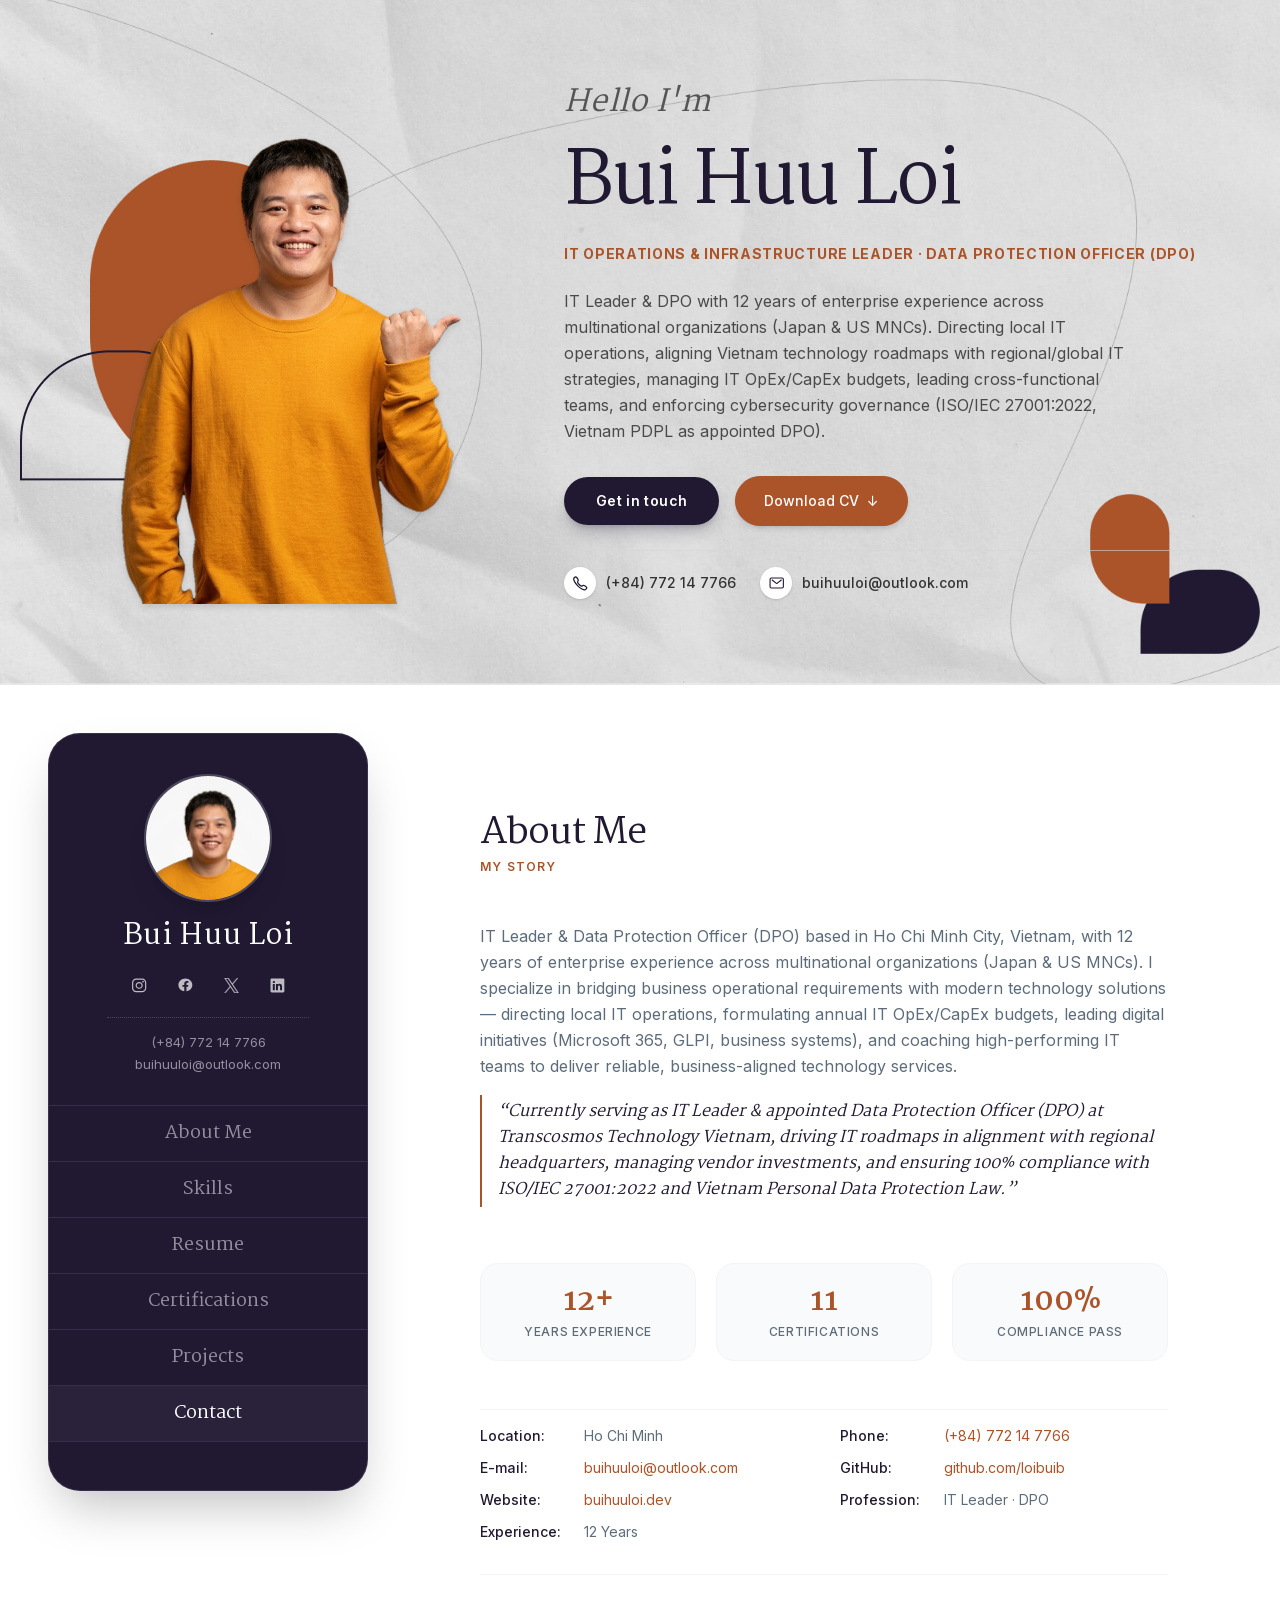
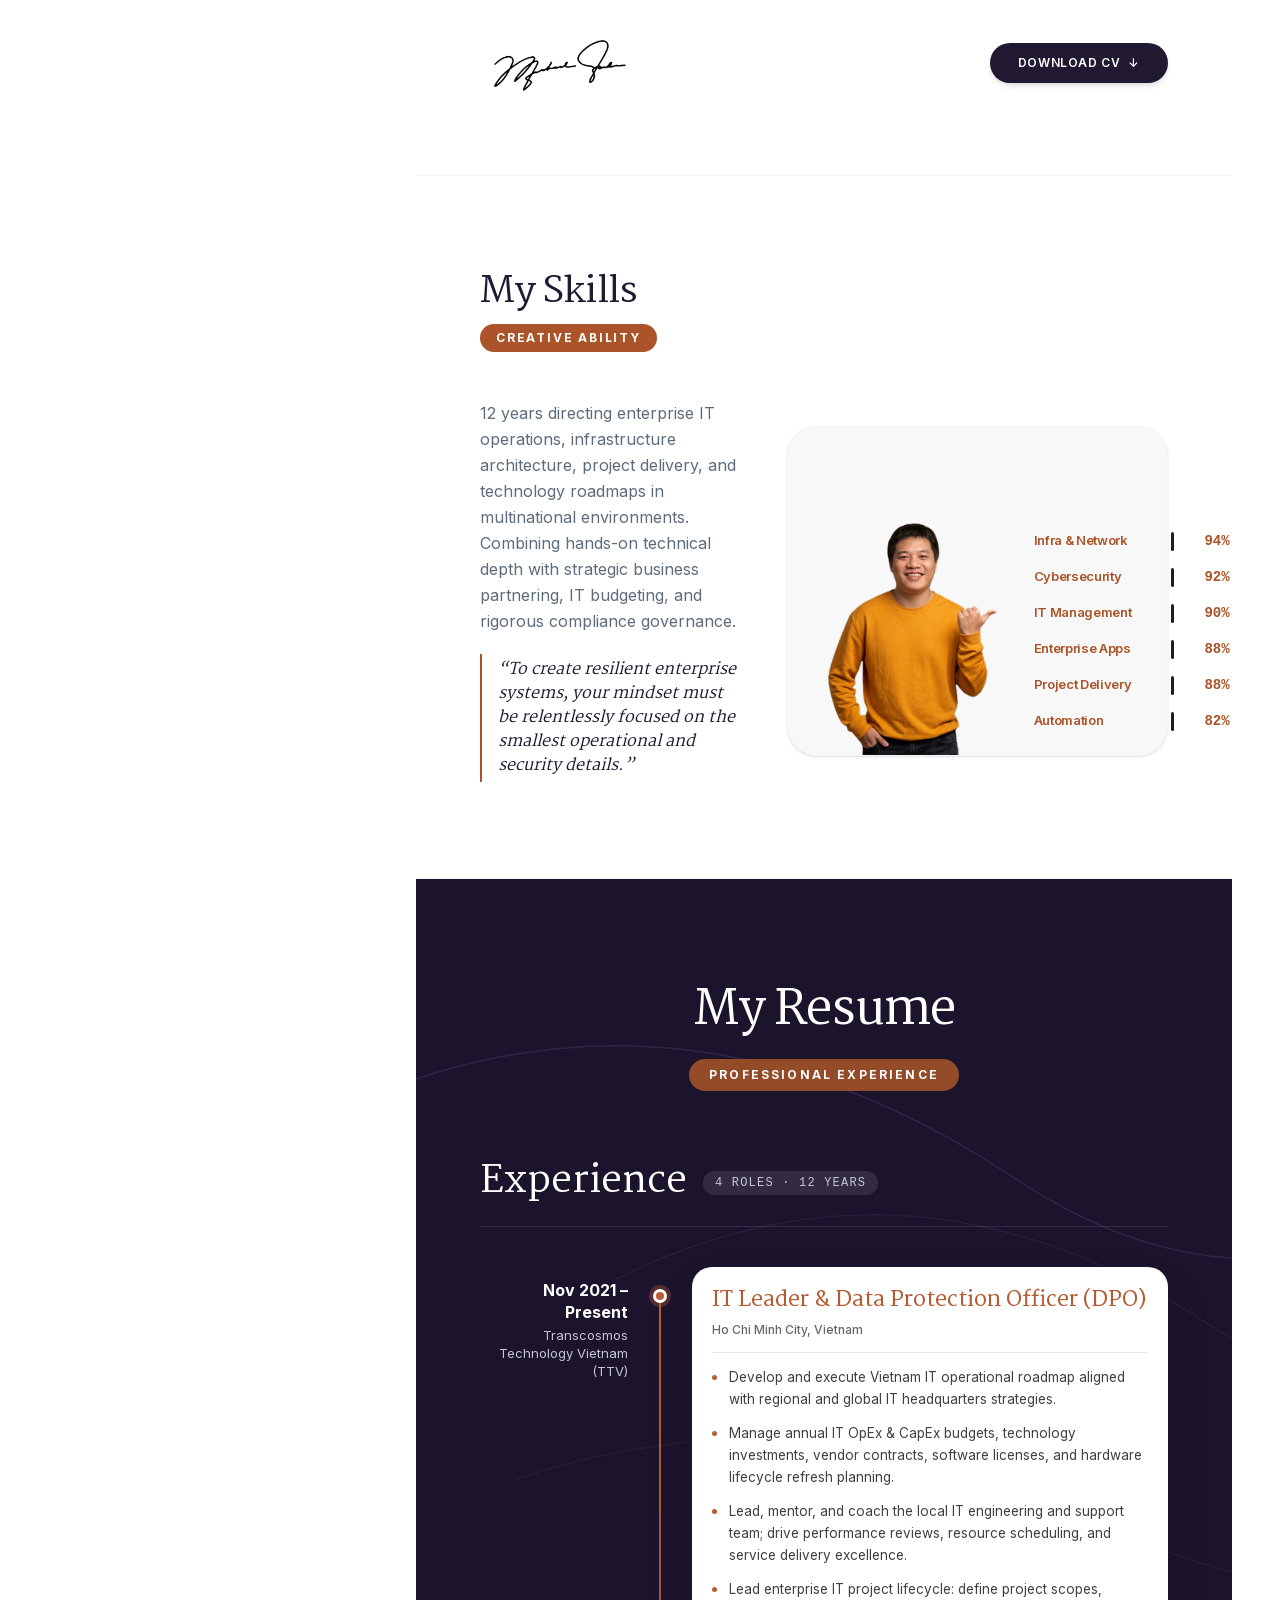
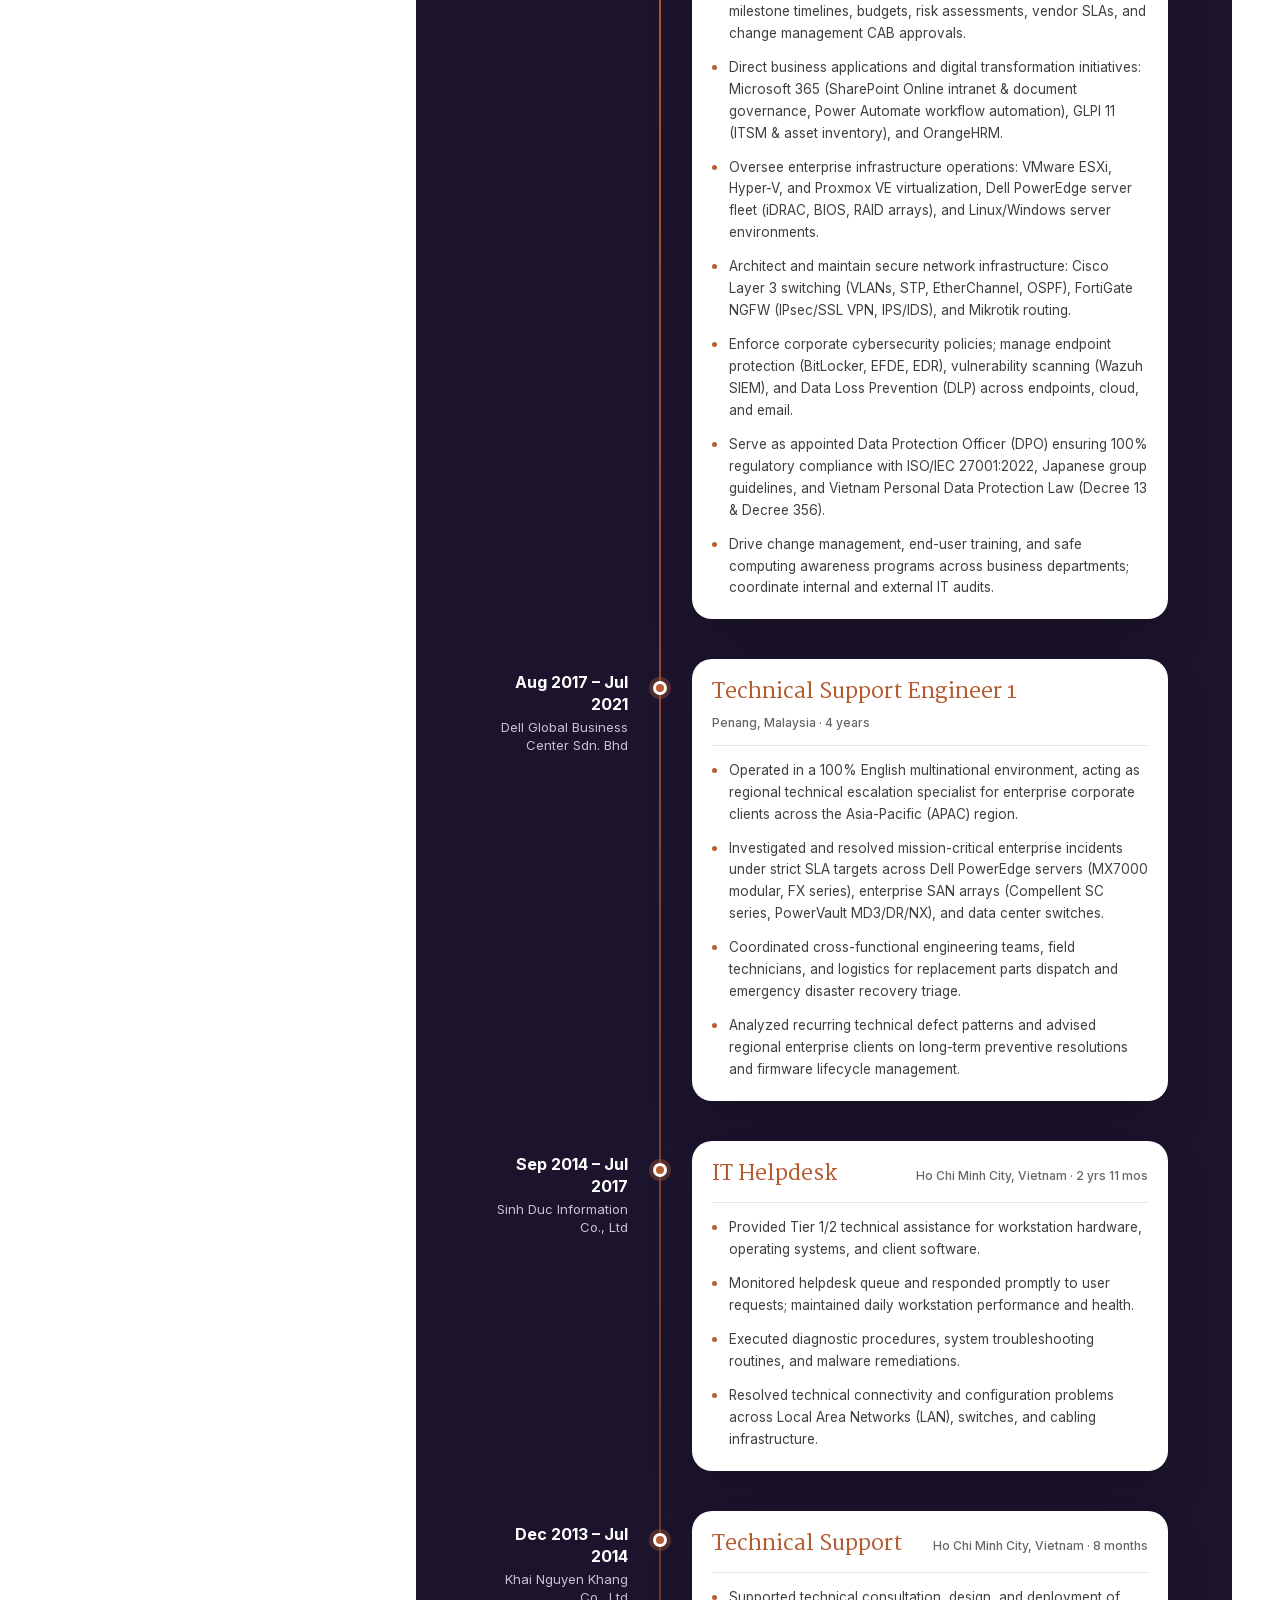
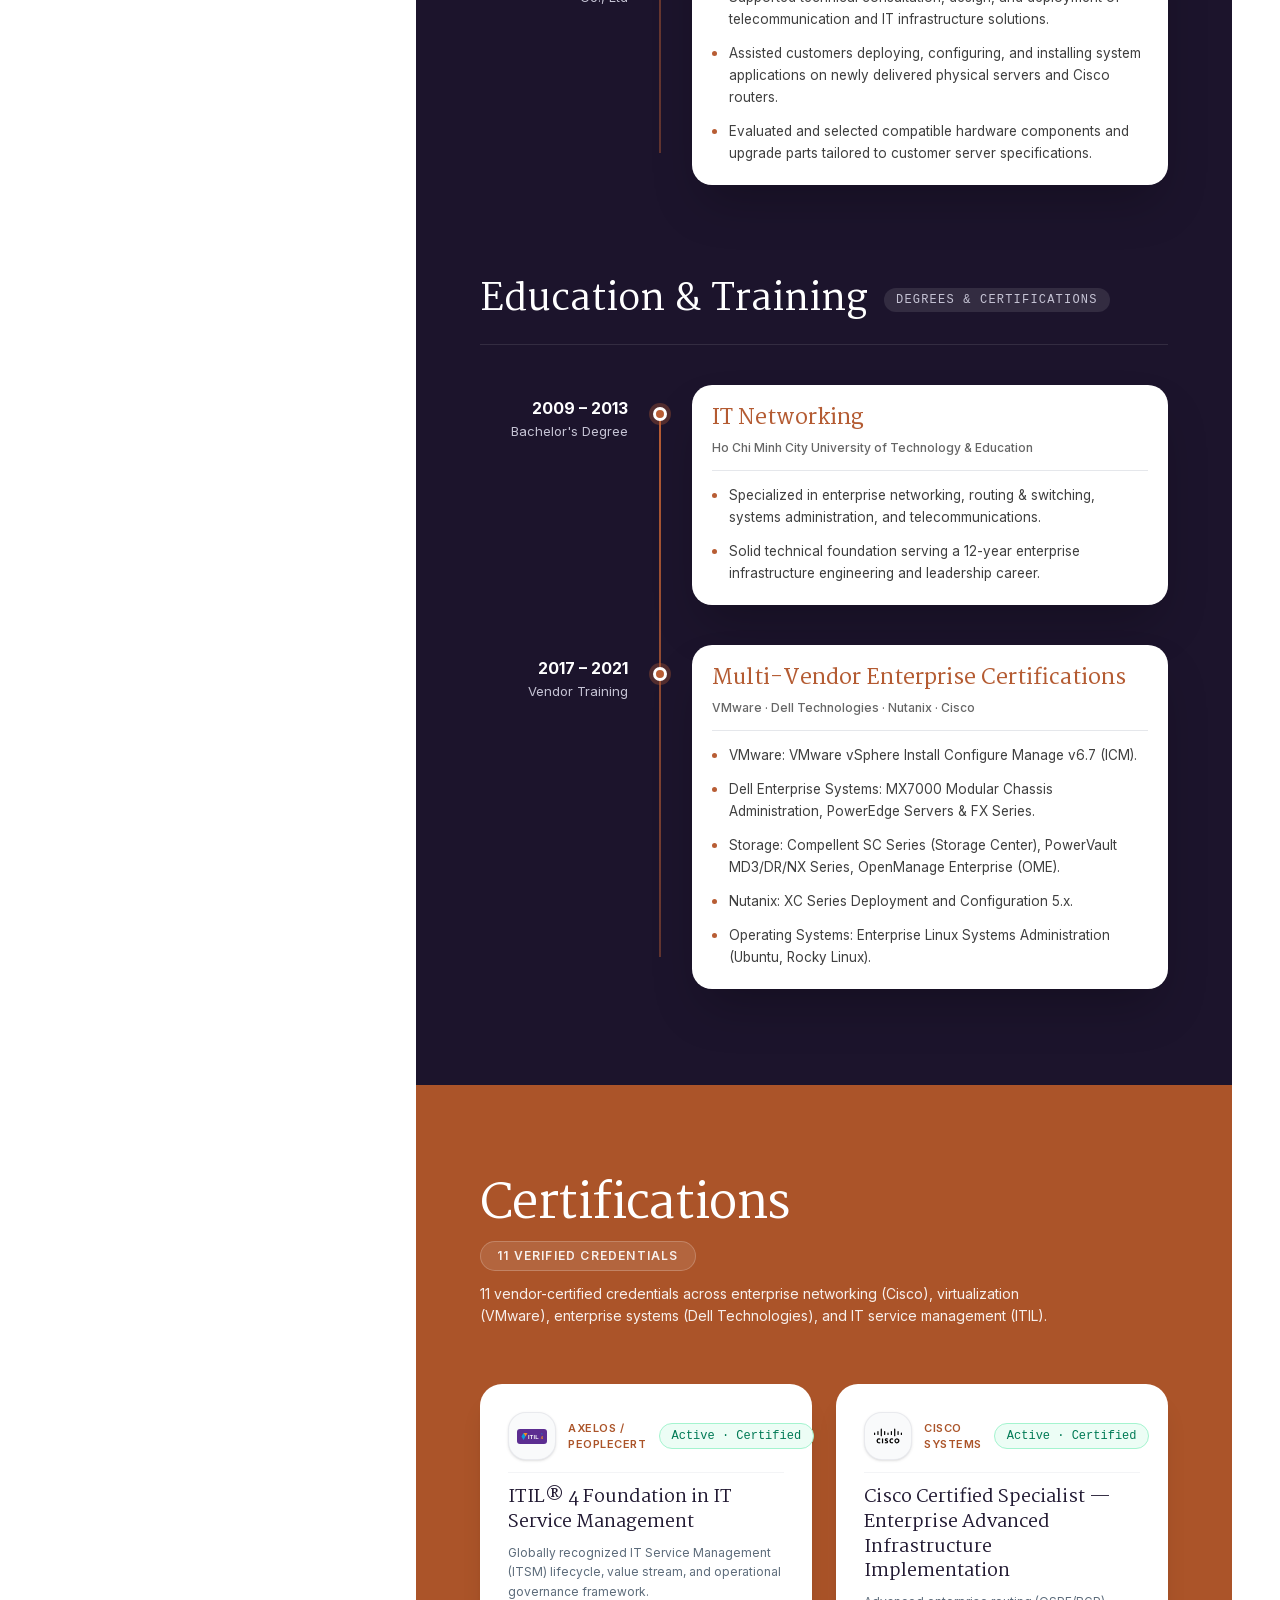
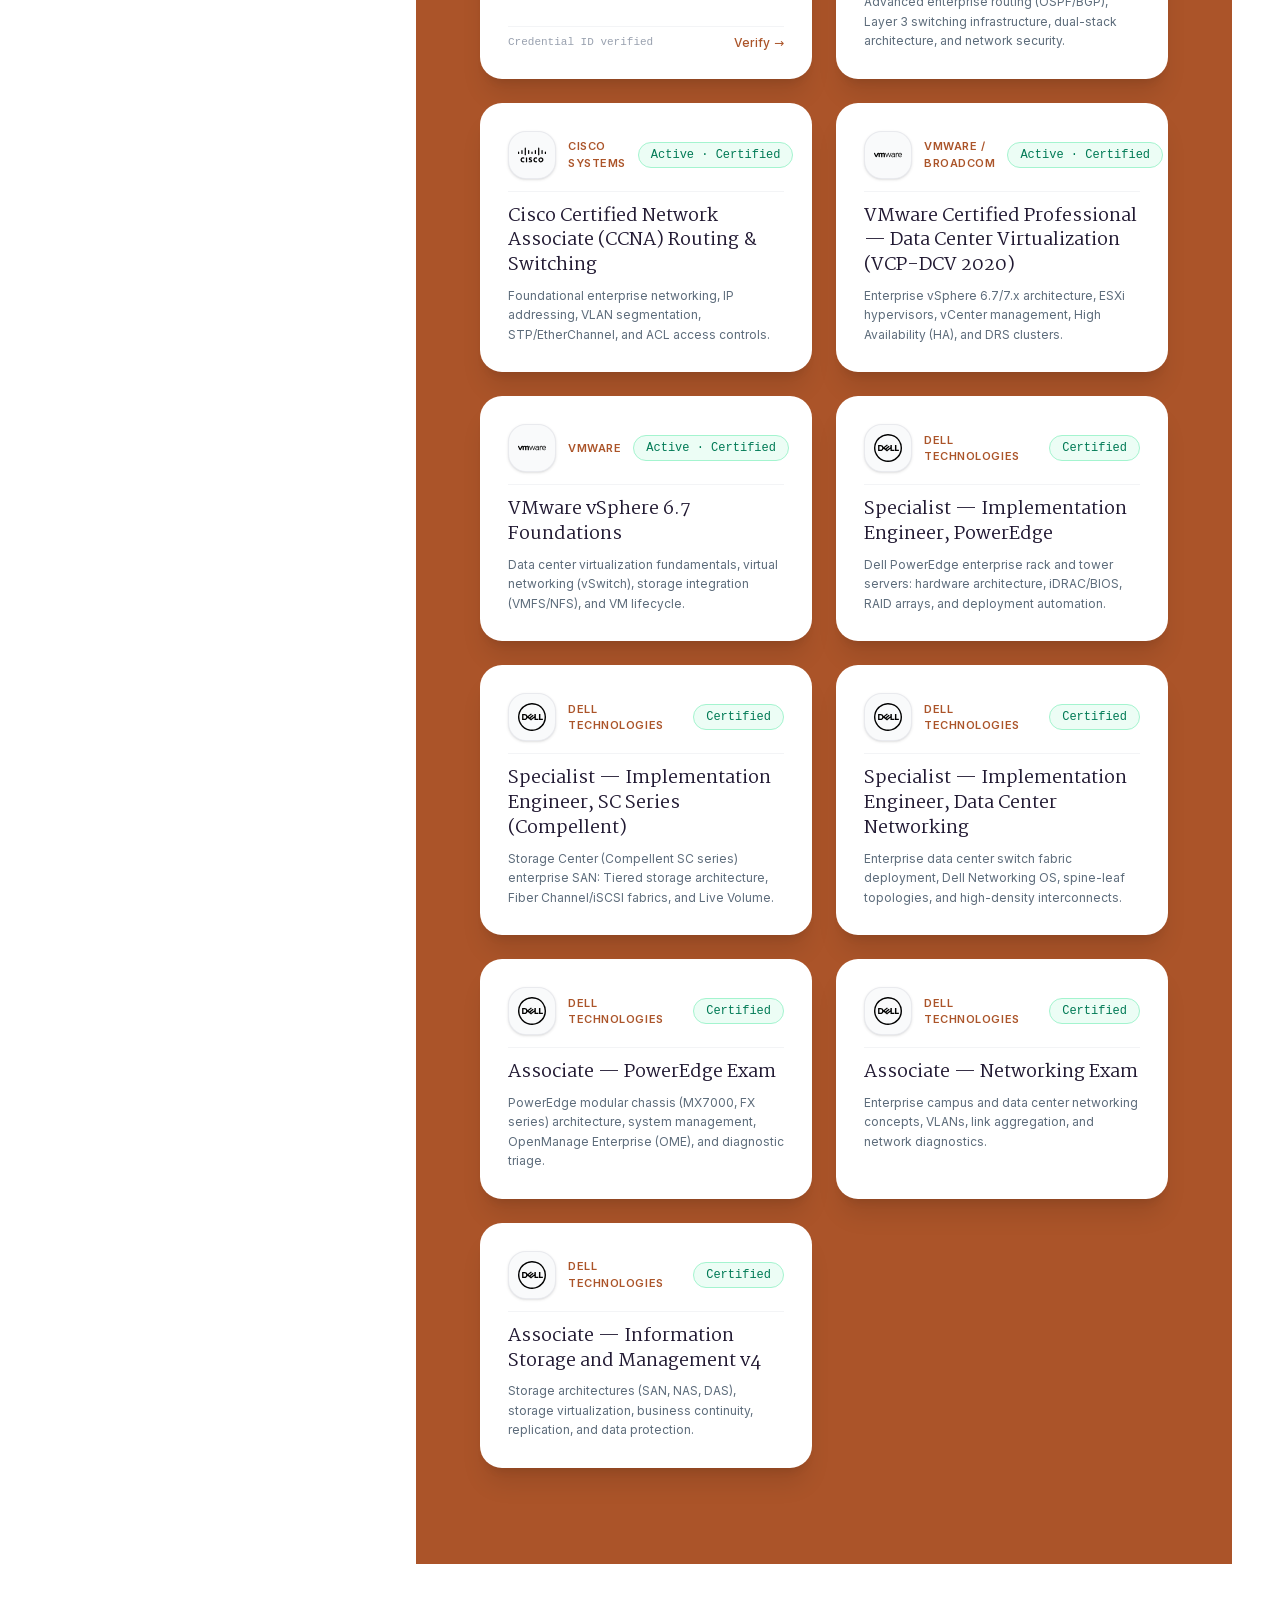
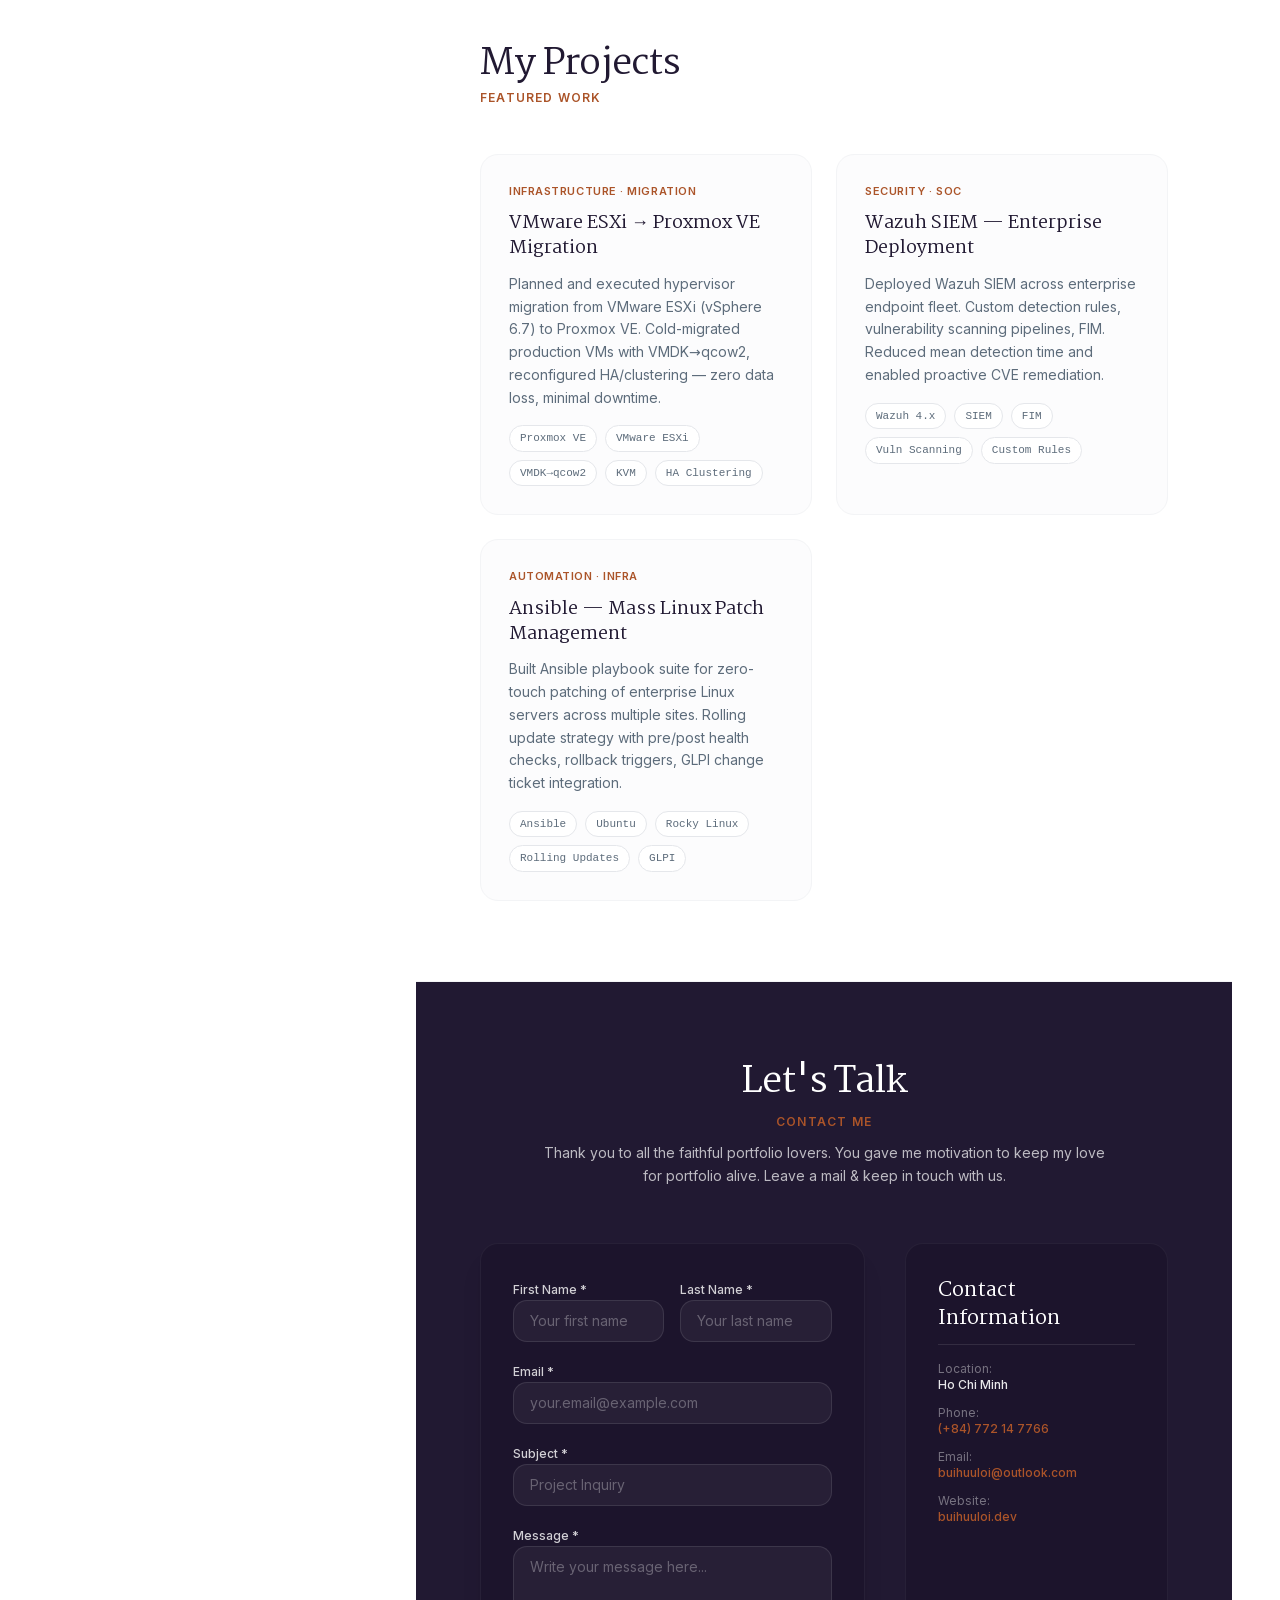
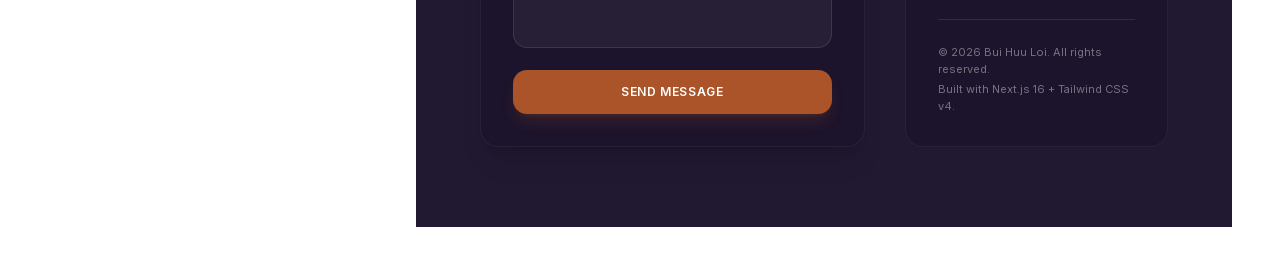
<file: index.html>
<!DOCTYPE html><html lang="en" class="inter_7b064e0d-module__MOT0tq__variable poppins_204ca81a-module__iwO66G__variable martel_f8eb3703-module__bTpGjG__variable h-full antialiased scroll-smooth"><head><meta charSet="utf-8"/><meta name="viewport" content="width=device-width, initial-scale=1"/><link rel="preload" href="/_next/static/media/4711b7dc140d4160-s.p.1e6tzj5vi7y3m.woff2" as="font" crossorigin="" type="font/woff2"/><link rel="preload" href="/_next/static/media/47fe1b7cd6e6ed85-s.p.3bh2vc0w-r-ll.woff2" as="font" crossorigin="" type="font/woff2"/><link rel="preload" href="/_next/static/media/58342d29bd51e86c-s.p.04xk8i_5hx_iu.woff2" as="font" crossorigin="" type="font/woff2"/><link rel="preload" href="/_next/static/media/83afe278b6a6bb3c-s.p.2bn3s6zvc0dyp.woff2" as="font" crossorigin="" type="font/woff2"/><link rel="preload" href="/_next/static/media/8e6fa89aa22d24ec-s.p.2o7m9ogm38dql.woff2" as="font" crossorigin="" type="font/woff2"/><link rel="preload" href="/_next/static/media/a218039a3287bcfd-s.p.43zbiuwnnoiok.woff2" as="font" crossorigin="" type="font/woff2"/><link rel="preload" href="/_next/static/media/a4bc1f6e9a99479f-s.p.299yda-9iasks.woff2" as="font" crossorigin="" type="font/woff2"/><link rel="preload" href="/_next/static/media/cf354a8b1b092dd1-s.p.1etq-t3a506ez.woff2" as="font" crossorigin="" type="font/woff2"/><link rel="preload" href="/_next/static/media/e2334d715941921e-s.p.3o_v2fun1jzxk.woff2" as="font" crossorigin="" type="font/woff2"/><link rel="preload" href="/_next/static/media/ef7090b8e1c3a20e-s.p.2kp_kecsl8lj_.woff2" as="font" crossorigin="" type="font/woff2"/><link rel="preload" as="image" href="/sites/resumine/images/Author-Image.jpg"/><link rel="preload" as="image" href="/sites/resumine/images/6384969c6336316f7b222ad3_Banner-01.png"/><link rel="stylesheet" href="/_next/static/chunks/2jv2cp1qyggsm.css" data-precedence="next"/><link rel="preload" as="script" fetchPriority="low" href="/_next/static/chunks/12aruqaur5huj.js"/><script src="/_next/static/chunks/3rx7jmld6eggj.js" async=""></script><script src="/_next/static/chunks/3kmozkq6tgqnz.js" async=""></script><script src="/_next/static/chunks/turbopack-170514xpmhr9v.js" async=""></script><script src="/_next/static/chunks/3fntmmi971322.js" async=""></script><script src="/_next/static/chunks/05wu_udfnbksi.js" async=""></script><title>Bui Huu Loi — IT Leader &amp; Data Protection Officer</title><meta name="description" content="IT Leader &amp; Data Protection Officer (DPO) with 12 years of enterprise experience leading IT infrastructure operations, cybersecurity (ISO 27001), systems, and regional alignment."/><link rel="icon" href="/favicon.ico?favicon.2vob68tjqpejf.ico" sizes="256x256" type="image/x-icon"/><meta name="next-size-adjust" content=""/><script src="/_next/static/chunks/0cz1d0mv5g_q7.js" noModule=""></script></head><body class="min-h-full font-sans bg-[#ffffff] text-[#484848] selection:bg-[#ab5429] selection:text-white"><div hidden=""><!--$--><!--/$--></div><div class="min-h-screen bg-[#ffffff]"><section id="hero" class="relative overflow-hidden border-b border-gray-200 py-12 sm:py-16 lg:py-20 px-5 sm:px-10 lg:px-16" style="background-image:url(&quot;/sites/resumine/images/638496c36336310ed3222ed6_Banner-02.png&quot;), url(&quot;/sites/resumine/images/6384969c8ec3573d427bb8a4_Banner.jpg&quot;);background-position:center center;background-size:cover;background-color:#dbdbdb"><div class="absolute pointer-events-none hidden lg:block z-0" style="top:160px;left:90px;width:244px;height:334px"><img alt="" loading="lazy" width="244" height="334" decoding="async" data-nimg="1" class="object-contain" style="color:transparent" src="/sites/resumine/images/6384969c8d4dcb48db0d2ea5_Banner-decarative-04.png"/></div><div class="absolute pointer-events-none hidden lg:block z-0" style="top:350px;left:20px;width:180px;height:131px"><img alt="" loading="lazy" width="180" height="131" decoding="async" data-nimg="1" class="object-contain" style="color:transparent" src="/sites/resumine/images/6384969c8c48564734afd205_Banner-decarative-03.png"/></div><div class="absolute pointer-events-none hidden sm:block z-0" style="bottom:30px;right:20px;width:120px;height:85px"><img alt="" loading="lazy" width="120" height="85" decoding="async" data-nimg="1" class="object-contain" style="color:transparent" src="/sites/resumine/images/6384969b95e146a00d2ba517_Banner-decarative-01.png"/></div><div class="absolute pointer-events-none hidden sm:block z-0" style="bottom:80px;right:110px;width:80px;height:110px"><img alt="" loading="lazy" width="80" height="110" decoding="async" data-nimg="1" class="object-contain" style="color:transparent" src="/sites/resumine/images/6384969b759e4d1a3f6a2ac7_Banner-decarative-02.png"/></div><div class="lg:hidden flex flex-col items-center text-center gap-5 relative z-10 max-w-sm mx-auto"><div class="relative w-28 h-28 rounded-full overflow-hidden border-4 border-[#ab5429] shadow-lg shrink-0"><img alt="Bui Huu Loi" decoding="async" data-nimg="fill" class="object-cover object-top" style="position:absolute;height:100%;width:100%;left:0;top:0;right:0;bottom:0;color:transparent" src="/sites/resumine/images/Author-Image.jpg"/></div><div class="space-y-2"><p class="font-serif italic text-xl text-[#555555] tracking-wide">Hello I&#x27;m</p><h1 class="font-serif text-[2.6rem] leading-tight font-normal text-[#211932] tracking-tight">Bui Huu Loi</h1><p class="text-[11px] uppercase tracking-wider text-[#ab5429] font-bold leading-relaxed">IT Operations &amp; Infrastructure Leader<br/>· Data Protection Officer (DPO)</p><p class="text-sm text-[#555555] leading-relaxed pt-1">12 years · IT Leader &amp; DPO<br/>Japanese &amp; US MNCs · ISO/IEC 27001:2022</p></div><div class="flex flex-col w-full gap-3 pt-1"><a href="#contact" class="flex items-center justify-center py-3.5 rounded-full bg-[#211932] text-white text-sm font-semibold tracking-wide hover:bg-[#382b52] shadow-md transition-all">Get in touch</a><a href="/cv-bui-huu-loi.pdf" download="CV-Bui-Huu-Loi-IT-Leader.pdf" target="_blank" rel="noreferrer" class="flex items-center justify-center gap-2 py-3.5 rounded-full border border-[#ab5429] bg-[#ab5429] text-white text-sm font-medium hover:bg-[#8f421e] shadow-md transition-all"><span>Download CV</span><span>↓</span></a></div><div class="flex flex-col items-center gap-2.5 text-sm text-[#333333] pt-1 pb-2"><a href="tel:+84772147766" class="inline-flex items-center gap-2 hover:text-[#ab5429] transition-colors"><span class="w-7 h-7 rounded-full bg-white shadow-sm flex items-center justify-center shrink-0"><img alt="Phone" loading="lazy" width="13" height="13" decoding="async" data-nimg="1" style="color:transparent" src="/sites/resumine/images/6384a1d1b014ad36c65dda2f_Author-contact-01.svg"/></span><span class="font-medium">(+84) 772 14 7766</span></a><a href="mailto:buihuuloi@outlook.com" class="inline-flex items-center gap-2 hover:text-[#ab5429] transition-colors"><span class="w-7 h-7 rounded-full bg-white shadow-sm flex items-center justify-center shrink-0"><img alt="Email" loading="lazy" width="13" height="13" decoding="async" data-nimg="1" style="color:transparent" src="/sites/resumine/images/6384a1d18c4856737ab0a57a_Author-contact-02.svg"/></span><span class="font-medium">buihuuloi@outlook.com</span></a></div></div><div class="hidden lg:grid max-w-6xl mx-auto grid-cols-12 gap-12 items-center relative z-10"><div class="col-span-5 relative flex items-end justify-center pt-6"><div class="relative w-full max-w-[400px] aspect-[4/5] -scale-x-100 drop-shadow-md"><img alt="Bui Huu Loi Banner" decoding="async" data-nimg="fill" class="object-contain object-bottom" style="position:absolute;height:100%;width:100%;left:0;top:0;right:0;bottom:0;color:transparent" src="/sites/resumine/images/6384969c6336316f7b222ad3_Banner-01.png"/></div></div><div class="col-span-7 space-y-6"><p class="font-serif italic text-3xl text-[#555555] tracking-wide">Hello I&#x27;m</p><h1 class="font-serif text-6xl lg:text-7xl font-normal text-[#211932] leading-[1.05] tracking-tight">Bui Huu Loi</h1><p class="text-sm uppercase tracking-wider text-[#ab5429] font-bold">IT Operations &amp; Infrastructure Leader · Data Protection Officer (DPO)</p><p class="text-base text-[#4a4a4a] leading-relaxed max-w-xl font-sans">IT Leader &amp; DPO with 12 years of enterprise experience across multinational organizations (Japan &amp; US MNCs). Directing local IT operations, aligning Vietnam technology roadmaps with regional/global IT strategies, managing IT OpEx/CapEx budgets, leading cross-functional teams, and enforcing cybersecurity governance (ISO/IEC 27001:2022, Vietnam PDPL as appointed DPO).</p><div class="pt-2 flex flex-wrap items-center gap-4"><a href="#contact" class="inline-flex items-center justify-center px-8 py-3.5 rounded-full bg-[#211932] text-white text-sm font-semibold tracking-wide hover:bg-[#382b52] shadow-lg shadow-[#211932]/25 transition-all transform hover:-translate-y-0.5">Get in touch</a><a href="/cv-bui-huu-loi.pdf" download="CV-Bui-Huu-Loi-IT-Leader.pdf" target="_blank" rel="noreferrer" class="inline-flex items-center justify-center gap-2 px-7 py-3.5 rounded-full border border-[#ab5429] bg-[#ab5429] text-white text-sm font-medium hover:bg-[#8f421e] shadow-md transition-all transform hover:-translate-y-0.5"><span>Download CV</span><span>↓</span></a></div><div class="pt-4 border-t border-gray-300/60 flex flex-wrap items-center gap-6 text-sm text-[#333333]"><a href="tel:+84772147766" class="inline-flex items-center gap-2.5 hover:text-[#ab5429] transition-colors"><span class="w-8 h-8 rounded-full bg-white shadow-sm flex items-center justify-center shrink-0"><img alt="Phone" loading="lazy" width="15" height="15" decoding="async" data-nimg="1" style="color:transparent" src="/sites/resumine/images/6384a1d1b014ad36c65dda2f_Author-contact-01.svg"/></span><span class="font-medium">(+84) 772 14 7766</span></a><a href="mailto:buihuuloi@outlook.com" class="inline-flex items-center gap-2.5 hover:text-[#ab5429] transition-colors"><span class="w-8 h-8 rounded-full bg-white shadow-sm flex items-center justify-center shrink-0"><img alt="Email" loading="lazy" width="15" height="15" decoding="async" data-nimg="1" style="color:transparent" src="/sites/resumine/images/6384a1d18c4856737ab0a57a_Author-contact-02.svg"/></span><span class="font-medium">buihuuloi@outlook.com</span></a></div></div></div></section><div class="max-w-[1440px] mx-auto flex flex-col lg:flex-row items-start px-3 sm:px-6 lg:px-12 gap-6 lg:gap-12 py-6 lg:py-12"><aside class="hidden lg:flex w-full lg:w-[320px] shrink-0 bg-[#211932] text-white flex-col items-stretch pt-10 pb-12 lg:sticky lg:top-8 z-40 rounded-[32px] shadow-2xl border border-white/10"><div class="flex flex-col items-center px-6 text-center"><div class="relative w-28 h-28 sm:w-32 sm:h-32 rounded-full overflow-hidden border-2 border-white/20 shadow-xl shrink-0"><img alt="Bui Huu Loi" decoding="async" data-nimg="fill" class="object-cover" style="position:absolute;height:100%;width:100%;left:0;top:0;right:0;bottom:0;color:transparent" src="/sites/resumine/images/Author-Image.jpg"/></div><h2 class="font-serif text-2xl sm:text-[28px] font-normal text-white mt-4 tracking-wide">Bui Huu Loi</h2><div class="flex items-center justify-center gap-3.5 mt-3.5"><a href="https://instagram.com" target="_blank" rel="noreferrer" class="w-8 h-8 rounded-full flex items-center justify-center hover:opacity-100 opacity-70 transition-opacity"><img alt="Instagram" loading="lazy" width="15" height="15" decoding="async" data-nimg="1" class="brightness-0 invert" style="color:transparent" src="/sites/resumine/images/638494afe157e47c9b4a0b6d_author-social-01.svg"/></a><a href="https://facebook.com" target="_blank" rel="noreferrer" class="w-8 h-8 rounded-full flex items-center justify-center hover:opacity-100 opacity-70 transition-opacity"><img alt="Facebook" loading="lazy" width="15" height="15" decoding="async" data-nimg="1" class="brightness-0 invert" style="color:transparent" src="/sites/resumine/images/638494afe157e4e5554a0b6c_author-social-02.svg"/></a><a href="https://twitter.com" target="_blank" rel="noreferrer" class="w-8 h-8 rounded-full flex items-center justify-center hover:opacity-100 opacity-70 transition-opacity"><img alt="Twitter / X" loading="lazy" width="15" height="15" decoding="async" data-nimg="1" class="brightness-0 invert" style="color:transparent" src="/sites/resumine/images/656d5773efb66ec40e3de72b_author-social-03.svg"/></a><a href="https://linkedin.com" target="_blank" rel="noreferrer" class="w-8 h-8 rounded-full flex items-center justify-center hover:opacity-100 opacity-70 transition-opacity"><img alt="LinkedIn" loading="lazy" width="15" height="15" decoding="async" data-nimg="1" class="brightness-0 invert" style="color:transparent" src="/sites/resumine/images/638494b0ee7073599a8a8203_author-social-04.svg"/></a></div><div class="w-3/4 border-b border-dotted border-white/20 my-4"></div><div class="space-y-1 text-xs sm:text-[13px] text-[#948f9f]"><a href="tel:+84772147766" class="block hover:text-white transition-colors">(+84) 772 14 7766</a><a href="mailto:buihuuloi@outlook.com" class="block hover:text-white transition-colors">buihuuloi@outlook.com</a></div></div><nav class="mt-8 border-t border-[#372d4d] flex flex-col"><a href="#about" class="block py-3.5 px-4 text-center font-serif text-[17px] sm:text-[18px] border-b border-[#372d4d] transition-all text-white font-medium bg-white/[0.04]">About Me</a><a href="#skill" class="block py-3.5 px-4 text-center font-serif text-[17px] sm:text-[18px] border-b border-[#372d4d] transition-all text-[#948f9f] hover:text-white hover:bg-white/[0.02]">Skills</a><a href="#resume" class="block py-3.5 px-4 text-center font-serif text-[17px] sm:text-[18px] border-b border-[#372d4d] transition-all text-[#948f9f] hover:text-white hover:bg-white/[0.02]">Resume</a><a href="#certificate" class="block py-3.5 px-4 text-center font-serif text-[17px] sm:text-[18px] border-b border-[#372d4d] transition-all text-[#948f9f] hover:text-white hover:bg-white/[0.02]">Certifications</a><a href="#works" class="block py-3.5 px-4 text-center font-serif text-[17px] sm:text-[18px] border-b border-[#372d4d] transition-all text-[#948f9f] hover:text-white hover:bg-white/[0.02]">Projects</a><a href="#contact" class="block py-3.5 px-4 text-center font-serif text-[17px] sm:text-[18px] border-b border-[#372d4d] transition-all text-[#948f9f] hover:text-white hover:bg-white/[0.02]">Contact</a></nav></aside><main class="flex-1 min-w-0 w-full space-y-0"><section id="about" class="py-20 px-6 sm:px-12 lg:px-16 bg-white border-b border-gray-100"><div class="max-w-4xl mx-auto space-y-12"><div><h2 class="font-serif text-3xl sm:text-4xl text-[#211932] font-normal tracking-tight">About Me</h2><p class="text-xs font-semibold uppercase tracking-widest text-[#ab5429] mt-1.5">MY STORY</p></div><div class="space-y-4 text-[#5d6c7b] text-base leading-relaxed"><p>IT Leader &amp; Data Protection Officer (DPO) based in Ho Chi Minh City, Vietnam, with 12 years of enterprise experience across multinational organizations (Japan &amp; US MNCs). I specialize in bridging business operational requirements with modern technology solutions — directing local IT operations, formulating annual IT OpEx/CapEx budgets, leading digital initiatives (Microsoft 365, GLPI, business systems), and coaching high-performing IT teams to deliver reliable, business-aligned technology services.</p><p class="italic text-[#211932] font-serif border-l-2 border-[#ab5429] pl-4 py-1">“Currently serving as IT Leader &amp; appointed Data Protection Officer (DPO) at Transcosmos Technology Vietnam, driving IT roadmaps in alignment with regional headquarters, managing vendor investments, and ensuring 100% compliance with ISO/IEC 27001:2022 and Vietnam Personal Data Protection Law.”</p></div><div class="grid grid-cols-1 sm:grid-cols-3 gap-5 pt-2"><div class="bg-gray-50 border border-gray-100 rounded-2xl p-5 text-center hover:border-[#ab5429]/30 transition-colors"><div class="font-serif text-3xl font-bold text-[#ab5429] mb-1">12+</div><div class="text-xs uppercase tracking-wider text-[#5d6c7b] font-medium">Years Experience</div></div><div class="bg-gray-50 border border-gray-100 rounded-2xl p-5 text-center hover:border-[#ab5429]/30 transition-colors"><div class="font-serif text-3xl font-bold text-[#ab5429] mb-1">11</div><div class="text-xs uppercase tracking-wider text-[#5d6c7b] font-medium">Certifications</div></div><div class="bg-gray-50 border border-gray-100 rounded-2xl p-5 text-center hover:border-[#ab5429]/30 transition-colors"><div class="font-serif text-3xl font-bold text-[#ab5429] mb-1">100%</div><div class="text-xs uppercase tracking-wider text-[#5d6c7b] font-medium">Compliance Pass</div></div></div><div class="grid grid-cols-1 md:grid-cols-2 gap-y-3 gap-x-8 pt-4 pb-8 border-y border-gray-100"><div class="flex items-baseline gap-2 text-sm min-w-0"><span class="w-24 shrink-0 font-medium text-[#211932] text-xs sm:text-sm">Location<!-- -->:</span><span class="text-[#5d6c7b] min-w-0 break-words">Ho Chi Minh</span></div><div class="flex items-baseline gap-2 text-sm min-w-0"><span class="w-24 shrink-0 font-medium text-[#211932] text-xs sm:text-sm">Phone<!-- -->:</span><a href="tel:+84772147766" class="text-[#ab5429] hover:underline min-w-0 break-all">(+84) 772 14 7766</a></div><div class="flex items-baseline gap-2 text-sm min-w-0"><span class="w-24 shrink-0 font-medium text-[#211932] text-xs sm:text-sm">E-mail<!-- -->:</span><a href="mailto:buihuuloi@outlook.com" class="text-[#ab5429] hover:underline min-w-0 break-all">buihuuloi@outlook.com</a></div><div class="flex items-baseline gap-2 text-sm min-w-0"><span class="w-24 shrink-0 font-medium text-[#211932] text-xs sm:text-sm">GitHub<!-- -->:</span><a href="https://github.com/loibuib" class="text-[#ab5429] hover:underline min-w-0 break-all">github.com/loibuib</a></div><div class="flex items-baseline gap-2 text-sm min-w-0"><span class="w-24 shrink-0 font-medium text-[#211932] text-xs sm:text-sm">Website<!-- -->:</span><a href="https://buihuuloi.dev" class="text-[#ab5429] hover:underline min-w-0 break-all">buihuuloi.dev</a></div><div class="flex items-baseline gap-2 text-sm min-w-0"><span class="w-24 shrink-0 font-medium text-[#211932] text-xs sm:text-sm">Profession<!-- -->:</span><span class="text-[#5d6c7b] min-w-0 break-words">IT Leader · DPO</span></div><div class="flex items-baseline gap-2 text-sm min-w-0"><span class="w-24 shrink-0 font-medium text-[#211932] text-xs sm:text-sm">Experience<!-- -->:</span><span class="text-[#5d6c7b] min-w-0 break-words">12 Years</span></div></div><div class="flex flex-wrap items-center justify-between gap-6 pt-2"><div class="relative w-40 h-16"><img alt="Signature" loading="lazy" decoding="async" data-nimg="fill" class="object-contain" style="position:absolute;height:100%;width:100%;left:0;top:0;right:0;bottom:0;color:transparent" src="/sites/resumine/images/63872deaf5b299306a28ba16_Signature.svg"/></div><a href="/cv-bui-huu-loi.pdf" download="CV-Bui-Huu-Loi-IT-Leader.pdf" target="_blank" rel="noreferrer" class="inline-flex items-center gap-2 px-7 py-3 rounded-full bg-[#211932] text-white text-xs font-semibold tracking-wider uppercase hover:bg-[#ab5429] transition-all shadow-md"><span>Download CV</span><span>↓</span></a></div></div></section><section id="skill" class="py-24 px-6 sm:px-12 lg:px-16 bg-white border-b border-gray-100"><div class="max-w-5xl mx-auto space-y-12"><div class="space-y-3"><h2 class="font-serif text-3xl sm:text-4xl text-[#211932] font-normal tracking-tight">My Skills</h2><div class="inline-block"><span class="inline-block text-white text-xs font-bold uppercase tracking-widest rounded-full px-4 py-1.5" style="background-color:#ab5429;letter-spacing:0.15em">CREATIVE ABILITY</span></div></div><div class="grid grid-cols-1 lg:grid-cols-12 gap-10 lg:gap-12 items-center"><div class="lg:col-span-5 space-y-5 text-[#5d6c7b] text-base leading-relaxed"><p>12 years directing enterprise IT operations, infrastructure architecture, project delivery, and technology roadmaps in multinational environments. Combining hands-on technical depth with strategic business partnering, IT budgeting, and rigorous compliance governance.</p><p class="italic text-[#211932] font-serif border-l-2 border-[#ab5429] pl-4 py-1 text-sm sm:text-base">“To create resilient enterprise systems, your mindset must be relentlessly focused on the smallest operational and security details.”</p></div><div class="lg:col-span-7 rounded-[30px] p-5 sm:p-7 sm:pb-0 flex flex-col sm:flex-row items-center sm:items-end gap-4 sm:gap-7 shadow-sm border border-gray-100/80" style="background-color:#f8f8f8"><div class="hidden sm:block shrink-0 w-[160px] sm:w-[190px] h-[270px] sm:h-[300px] relative"><img alt="Bui Huu Loi Skills" loading="lazy" decoding="async" data-nimg="fill" class="object-contain object-bottom" style="position:absolute;height:100%;width:100%;left:0;top:0;right:0;bottom:0;color:transparent" src="/sites/resumine/images/6387460372f116394311d00f_my-skill-.png"/></div><div class="flex-1 w-full space-y-4 py-5 sm:pb-6"><div class="flex items-center gap-3"><span class="font-sans font-semibold text-xs sm:text-[13px] tracking-tight shrink-0 w-28 sm:w-32 text-[#ab5429]">Infra &amp; Network</span><div class="flex-1 h-[3px] bg-[#d6d6d6] rounded-full relative"><div class="h-[3px] rounded-full relative transition-all duration-1000 ease-out" style="width:94%;background-color:#211932"><span class="absolute right-0 -top-2 w-[3px] h-[19px] rounded-full" style="background-color:#211932"></span></div></div><span class="font-mono font-bold text-xs sm:text-sm shrink-0 w-11 text-right text-[#ab5429]">94<!-- -->%</span></div><div class="flex items-center gap-3"><span class="font-sans font-semibold text-xs sm:text-[13px] tracking-tight shrink-0 w-28 sm:w-32 text-[#ab5429]">Cybersecurity</span><div class="flex-1 h-[3px] bg-[#d6d6d6] rounded-full relative"><div class="h-[3px] rounded-full relative transition-all duration-1000 ease-out" style="width:92%;background-color:#211932"><span class="absolute right-0 -top-2 w-[3px] h-[19px] rounded-full" style="background-color:#211932"></span></div></div><span class="font-mono font-bold text-xs sm:text-sm shrink-0 w-11 text-right text-[#ab5429]">92<!-- -->%</span></div><div class="flex items-center gap-3"><span class="font-sans font-semibold text-xs sm:text-[13px] tracking-tight shrink-0 w-28 sm:w-32 text-[#ab5429]">IT Management</span><div class="flex-1 h-[3px] bg-[#d6d6d6] rounded-full relative"><div class="h-[3px] rounded-full relative transition-all duration-1000 ease-out" style="width:90%;background-color:#211932"><span class="absolute right-0 -top-2 w-[3px] h-[19px] rounded-full" style="background-color:#211932"></span></div></div><span class="font-mono font-bold text-xs sm:text-sm shrink-0 w-11 text-right text-[#ab5429]">90<!-- -->%</span></div><div class="flex items-center gap-3"><span class="font-sans font-semibold text-xs sm:text-[13px] tracking-tight shrink-0 w-28 sm:w-32 text-[#ab5429]">Enterprise Apps</span><div class="flex-1 h-[3px] bg-[#d6d6d6] rounded-full relative"><div class="h-[3px] rounded-full relative transition-all duration-1000 ease-out" style="width:88%;background-color:#211932"><span class="absolute right-0 -top-2 w-[3px] h-[19px] rounded-full" style="background-color:#211932"></span></div></div><span class="font-mono font-bold text-xs sm:text-sm shrink-0 w-11 text-right text-[#ab5429]">88<!-- -->%</span></div><div class="flex items-center gap-3"><span class="font-sans font-semibold text-xs sm:text-[13px] tracking-tight shrink-0 w-28 sm:w-32 text-[#ab5429]">Project Delivery</span><div class="flex-1 h-[3px] bg-[#d6d6d6] rounded-full relative"><div class="h-[3px] rounded-full relative transition-all duration-1000 ease-out" style="width:88%;background-color:#211932"><span class="absolute right-0 -top-2 w-[3px] h-[19px] rounded-full" style="background-color:#211932"></span></div></div><span class="font-mono font-bold text-xs sm:text-sm shrink-0 w-11 text-right text-[#ab5429]">88<!-- -->%</span></div><div class="flex items-center gap-3"><span class="font-sans font-semibold text-xs sm:text-[13px] tracking-tight shrink-0 w-28 sm:w-32 text-[#ab5429]">Automation</span><div class="flex-1 h-[3px] bg-[#d6d6d6] rounded-full relative"><div class="h-[3px] rounded-full relative transition-all duration-1000 ease-out" style="width:82%;background-color:#211932"><span class="absolute right-0 -top-2 w-[3px] h-[19px] rounded-full" style="background-color:#211932"></span></div></div><span class="font-mono font-bold text-xs sm:text-sm shrink-0 w-11 text-right text-[#ab5429]">82<!-- -->%</span></div></div></div></div></div></section><section id="resume" class="py-24 px-6 sm:px-12 lg:px-16 relative overflow-hidden" style="background-color:#1c142c"><svg class="absolute inset-0 w-full h-full pointer-events-none" xmlns="http://www.w3.org/2000/svg" preserveAspectRatio="none"><path d="M 0 200 Q 300 100 600 300 T 1200 200" stroke="rgba(163,137,219,0.15)" stroke-width="1.5" fill="none"></path><path d="M 200 400 Q 500 250 800 450 T 1400 350" stroke="rgba(163,137,219,0.12)" stroke-width="1" fill="none"></path><path d="M 100 600 Q 400 500 700 650 T 1300 550" stroke="rgba(163,137,219,0.10)" stroke-width="1" fill="none"></path></svg><div class="max-w-5xl mx-auto relative z-10 space-y-16"><div class="text-center space-y-3"><h2 class="font-serif font-normal tracking-tight text-white" style="font-size:clamp(2rem, 4vw, 3rem)">My Resume</h2><div class="inline-block"><span class="inline-block text-white text-xs font-bold uppercase tracking-widest rounded-full px-5 py-2" style="background-color:#934b28;letter-spacing:0.18em">PROFESSIONAL EXPERIENCE</span></div></div><div class="space-y-10"><div class="flex items-center gap-4 border-b border-white/10 pb-4"><h3 class="font-serif font-normal text-white" style="font-size:clamp(1.7rem, 3vw, 2.3rem)">Experience</h3><span class="text-xs font-mono uppercase tracking-widest px-3 py-1 rounded-full bg-white/10 text-[#c5c3d4]">4 Roles · 12 Years</span></div><div class="relative"><div class="absolute hidden sm:block pointer-events-none" style="top:28px;left:180px;width:2px;height:calc(100% - 60px);background:linear-gradient(to bottom, #b85d34 0%, #b85d3470 100%);transform:translateX(-50%)"></div><div class="flex flex-col gap-8 sm:gap-10"><div class="flex flex-col sm:flex-row items-start gap-0 relative"><div class="absolute z-20 hidden sm:block" style="left:180px;top:22px;width:14px;height:14px;border-radius:50%;background-color:#b85d34;border:3px solid #ffffff;box-shadow:0 0 0 4px rgba(184,93,52,0.35);transform:translateX(-50%)"></div><div class="sm:hidden w-full mb-3 flex items-center gap-3"><div class="w-3 h-3 rounded-full shrink-0" style="background-color:#b85d34"></div><div><p class="font-bold text-sm leading-snug text-white">Nov 2021 – Present</p><p class="text-xs mt-0.5 leading-snug text-[#c5c3d4]">Transcosmos Technology Vietnam (TTV)</p></div></div><div class="hidden sm:block shrink-0 text-right pr-6 sm:pr-8 pt-3 relative z-10" style="width:180px"><p class="font-bold text-sm sm:text-base leading-snug text-white">Nov 2021 – Present</p><p class="text-xs sm:text-[13px] mt-1 leading-snug text-[#c5c3d4]">Transcosmos Technology Vietnam (TTV)</p></div><div class="w-full sm:flex-1 sm:min-w-0 relative z-10 shadow-xl sm:shadow-2xl sm:ml-8" style="background-color:#ffffff;border-radius:20px;padding:20px 20px"><div class="flex flex-wrap items-baseline justify-between gap-2"><h4 class="font-serif font-semibold" style="color:#b45b32;font-size:21px;line-height:1.3">IT Leader &amp; Data Protection Officer (DPO)</h4><span class="text-xs font-medium text-[#666]">Ho Chi Minh City, Vietnam</span></div><hr class="my-3.5 border-t border-gray-200"/><ul class="space-y-3 mt-3"><li class="flex items-start gap-3 text-xs sm:text-[13.5px] leading-relaxed text-[#404040]"><span class="mt-2 shrink-0 rounded-full" style="width:5px;height:5px;background-color:#b85d34"></span><span class="flex-1">Develop and execute Vietnam IT operational roadmap aligned with regional and global IT headquarters strategies.</span></li><li class="flex items-start gap-3 text-xs sm:text-[13.5px] leading-relaxed text-[#404040]"><span class="mt-2 shrink-0 rounded-full" style="width:5px;height:5px;background-color:#b85d34"></span><span class="flex-1">Manage annual IT OpEx &amp; CapEx budgets, technology investments, vendor contracts, software licenses, and hardware lifecycle refresh planning.</span></li><li class="flex items-start gap-3 text-xs sm:text-[13.5px] leading-relaxed text-[#404040]"><span class="mt-2 shrink-0 rounded-full" style="width:5px;height:5px;background-color:#b85d34"></span><span class="flex-1">Lead, mentor, and coach the local IT engineering and support team; drive performance reviews, resource scheduling, and service delivery excellence.</span></li><li class="flex items-start gap-3 text-xs sm:text-[13.5px] leading-relaxed text-[#404040]"><span class="mt-2 shrink-0 rounded-full" style="width:5px;height:5px;background-color:#b85d34"></span><span class="flex-1">Lead enterprise IT project lifecycle: define project scopes, milestone timelines, budgets, risk assessments, vendor SLAs, and change management CAB approvals.</span></li><li class="flex items-start gap-3 text-xs sm:text-[13.5px] leading-relaxed text-[#404040]"><span class="mt-2 shrink-0 rounded-full" style="width:5px;height:5px;background-color:#b85d34"></span><span class="flex-1">Direct business applications and digital transformation initiatives: Microsoft 365 (SharePoint Online intranet &amp; document governance, Power Automate workflow automation), GLPI 11 (ITSM &amp; asset inventory), and OrangeHRM.</span></li><li class="flex items-start gap-3 text-xs sm:text-[13.5px] leading-relaxed text-[#404040]"><span class="mt-2 shrink-0 rounded-full" style="width:5px;height:5px;background-color:#b85d34"></span><span class="flex-1">Oversee enterprise infrastructure operations: VMware ESXi, Hyper-V, and Proxmox VE virtualization, Dell PowerEdge server fleet (iDRAC, BIOS, RAID arrays), and Linux/Windows server environments.</span></li><li class="flex items-start gap-3 text-xs sm:text-[13.5px] leading-relaxed text-[#404040]"><span class="mt-2 shrink-0 rounded-full" style="width:5px;height:5px;background-color:#b85d34"></span><span class="flex-1">Architect and maintain secure network infrastructure: Cisco Layer 3 switching (VLANs, STP, EtherChannel, OSPF), FortiGate NGFW (IPsec/SSL VPN, IPS/IDS), and Mikrotik routing.</span></li><li class="flex items-start gap-3 text-xs sm:text-[13.5px] leading-relaxed text-[#404040]"><span class="mt-2 shrink-0 rounded-full" style="width:5px;height:5px;background-color:#b85d34"></span><span class="flex-1">Enforce corporate cybersecurity policies; manage endpoint protection (BitLocker, EFDE, EDR), vulnerability scanning (Wazuh SIEM), and Data Loss Prevention (DLP) across endpoints, cloud, and email.</span></li><li class="flex items-start gap-3 text-xs sm:text-[13.5px] leading-relaxed text-[#404040]"><span class="mt-2 shrink-0 rounded-full" style="width:5px;height:5px;background-color:#b85d34"></span><span class="flex-1">Serve as appointed Data Protection Officer (DPO) ensuring 100% regulatory compliance with ISO/IEC 27001:2022, Japanese group guidelines, and Vietnam Personal Data Protection Law (Decree 13 &amp; Decree 356).</span></li><li class="flex items-start gap-3 text-xs sm:text-[13.5px] leading-relaxed text-[#404040]"><span class="mt-2 shrink-0 rounded-full" style="width:5px;height:5px;background-color:#b85d34"></span><span class="flex-1">Drive change management, end-user training, and safe computing awareness programs across business departments; coordinate internal and external IT audits.</span></li></ul></div></div><div class="flex flex-col sm:flex-row items-start gap-0 relative"><div class="absolute z-20 hidden sm:block" style="left:180px;top:22px;width:14px;height:14px;border-radius:50%;background-color:#b85d34;border:3px solid #ffffff;box-shadow:0 0 0 4px rgba(184,93,52,0.35);transform:translateX(-50%)"></div><div class="sm:hidden w-full mb-3 flex items-center gap-3"><div class="w-3 h-3 rounded-full shrink-0" style="background-color:#b85d34"></div><div><p class="font-bold text-sm leading-snug text-white">Aug 2017 – Jul 2021</p><p class="text-xs mt-0.5 leading-snug text-[#c5c3d4]">Dell Global Business Center Sdn. Bhd</p></div></div><div class="hidden sm:block shrink-0 text-right pr-6 sm:pr-8 pt-3 relative z-10" style="width:180px"><p class="font-bold text-sm sm:text-base leading-snug text-white">Aug 2017 – Jul 2021</p><p class="text-xs sm:text-[13px] mt-1 leading-snug text-[#c5c3d4]">Dell Global Business Center Sdn. Bhd</p></div><div class="w-full sm:flex-1 sm:min-w-0 relative z-10 shadow-xl sm:shadow-2xl sm:ml-8" style="background-color:#ffffff;border-radius:20px;padding:20px 20px"><div class="flex flex-wrap items-baseline justify-between gap-2"><h4 class="font-serif font-semibold" style="color:#b45b32;font-size:21px;line-height:1.3">Technical Support Engineer 1</h4><span class="text-xs font-medium text-[#666]">Penang, Malaysia · 4 years</span></div><hr class="my-3.5 border-t border-gray-200"/><ul class="space-y-3 mt-3"><li class="flex items-start gap-3 text-xs sm:text-[13.5px] leading-relaxed text-[#404040]"><span class="mt-2 shrink-0 rounded-full" style="width:5px;height:5px;background-color:#b85d34"></span><span class="flex-1">Operated in a 100% English multinational environment, acting as regional technical escalation specialist for enterprise corporate clients across the Asia-Pacific (APAC) region.</span></li><li class="flex items-start gap-3 text-xs sm:text-[13.5px] leading-relaxed text-[#404040]"><span class="mt-2 shrink-0 rounded-full" style="width:5px;height:5px;background-color:#b85d34"></span><span class="flex-1">Investigated and resolved mission-critical enterprise incidents under strict SLA targets across Dell PowerEdge servers (MX7000 modular, FX series), enterprise SAN arrays (Compellent SC series, PowerVault MD3/DR/NX), and data center switches.</span></li><li class="flex items-start gap-3 text-xs sm:text-[13.5px] leading-relaxed text-[#404040]"><span class="mt-2 shrink-0 rounded-full" style="width:5px;height:5px;background-color:#b85d34"></span><span class="flex-1">Coordinated cross-functional engineering teams, field technicians, and logistics for replacement parts dispatch and emergency disaster recovery triage.</span></li><li class="flex items-start gap-3 text-xs sm:text-[13.5px] leading-relaxed text-[#404040]"><span class="mt-2 shrink-0 rounded-full" style="width:5px;height:5px;background-color:#b85d34"></span><span class="flex-1">Analyzed recurring technical defect patterns and advised regional enterprise clients on long-term preventive resolutions and firmware lifecycle management.</span></li></ul></div></div><div class="flex flex-col sm:flex-row items-start gap-0 relative"><div class="absolute z-20 hidden sm:block" style="left:180px;top:22px;width:14px;height:14px;border-radius:50%;background-color:#b85d34;border:3px solid #ffffff;box-shadow:0 0 0 4px rgba(184,93,52,0.35);transform:translateX(-50%)"></div><div class="sm:hidden w-full mb-3 flex items-center gap-3"><div class="w-3 h-3 rounded-full shrink-0" style="background-color:#b85d34"></div><div><p class="font-bold text-sm leading-snug text-white">Sep 2014 – Jul 2017</p><p class="text-xs mt-0.5 leading-snug text-[#c5c3d4]">Sinh Duc Information Co., Ltd</p></div></div><div class="hidden sm:block shrink-0 text-right pr-6 sm:pr-8 pt-3 relative z-10" style="width:180px"><p class="font-bold text-sm sm:text-base leading-snug text-white">Sep 2014 – Jul 2017</p><p class="text-xs sm:text-[13px] mt-1 leading-snug text-[#c5c3d4]">Sinh Duc Information Co., Ltd</p></div><div class="w-full sm:flex-1 sm:min-w-0 relative z-10 shadow-xl sm:shadow-2xl sm:ml-8" style="background-color:#ffffff;border-radius:20px;padding:20px 20px"><div class="flex flex-wrap items-baseline justify-between gap-2"><h4 class="font-serif font-semibold" style="color:#b45b32;font-size:21px;line-height:1.3">IT Helpdesk</h4><span class="text-xs font-medium text-[#666]">Ho Chi Minh City, Vietnam · 2 yrs 11 mos</span></div><hr class="my-3.5 border-t border-gray-200"/><ul class="space-y-3 mt-3"><li class="flex items-start gap-3 text-xs sm:text-[13.5px] leading-relaxed text-[#404040]"><span class="mt-2 shrink-0 rounded-full" style="width:5px;height:5px;background-color:#b85d34"></span><span class="flex-1">Provided Tier 1/2 technical assistance for workstation hardware, operating systems, and client software.</span></li><li class="flex items-start gap-3 text-xs sm:text-[13.5px] leading-relaxed text-[#404040]"><span class="mt-2 shrink-0 rounded-full" style="width:5px;height:5px;background-color:#b85d34"></span><span class="flex-1">Monitored helpdesk queue and responded promptly to user requests; maintained daily workstation performance and health.</span></li><li class="flex items-start gap-3 text-xs sm:text-[13.5px] leading-relaxed text-[#404040]"><span class="mt-2 shrink-0 rounded-full" style="width:5px;height:5px;background-color:#b85d34"></span><span class="flex-1">Executed diagnostic procedures, system troubleshooting routines, and malware remediations.</span></li><li class="flex items-start gap-3 text-xs sm:text-[13.5px] leading-relaxed text-[#404040]"><span class="mt-2 shrink-0 rounded-full" style="width:5px;height:5px;background-color:#b85d34"></span><span class="flex-1">Resolved technical connectivity and configuration problems across Local Area Networks (LAN), switches, and cabling infrastructure.</span></li></ul></div></div><div class="flex flex-col sm:flex-row items-start gap-0 relative"><div class="absolute z-20 hidden sm:block" style="left:180px;top:22px;width:14px;height:14px;border-radius:50%;background-color:#b85d34;border:3px solid #ffffff;box-shadow:0 0 0 4px rgba(184,93,52,0.35);transform:translateX(-50%)"></div><div class="sm:hidden w-full mb-3 flex items-center gap-3"><div class="w-3 h-3 rounded-full shrink-0" style="background-color:#b85d34"></div><div><p class="font-bold text-sm leading-snug text-white">Dec 2013 – Jul 2014</p><p class="text-xs mt-0.5 leading-snug text-[#c5c3d4]">Khai Nguyen Khang Co., Ltd</p></div></div><div class="hidden sm:block shrink-0 text-right pr-6 sm:pr-8 pt-3 relative z-10" style="width:180px"><p class="font-bold text-sm sm:text-base leading-snug text-white">Dec 2013 – Jul 2014</p><p class="text-xs sm:text-[13px] mt-1 leading-snug text-[#c5c3d4]">Khai Nguyen Khang Co., Ltd</p></div><div class="w-full sm:flex-1 sm:min-w-0 relative z-10 shadow-xl sm:shadow-2xl sm:ml-8" style="background-color:#ffffff;border-radius:20px;padding:20px 20px"><div class="flex flex-wrap items-baseline justify-between gap-2"><h4 class="font-serif font-semibold" style="color:#b45b32;font-size:21px;line-height:1.3">Technical Support</h4><span class="text-xs font-medium text-[#666]">Ho Chi Minh City, Vietnam · 8 months</span></div><hr class="my-3.5 border-t border-gray-200"/><ul class="space-y-3 mt-3"><li class="flex items-start gap-3 text-xs sm:text-[13.5px] leading-relaxed text-[#404040]"><span class="mt-2 shrink-0 rounded-full" style="width:5px;height:5px;background-color:#b85d34"></span><span class="flex-1">Supported technical consultation, design, and deployment of telecommunication and IT infrastructure solutions.</span></li><li class="flex items-start gap-3 text-xs sm:text-[13.5px] leading-relaxed text-[#404040]"><span class="mt-2 shrink-0 rounded-full" style="width:5px;height:5px;background-color:#b85d34"></span><span class="flex-1">Assisted customers deploying, configuring, and installing system applications on newly delivered physical servers and Cisco routers.</span></li><li class="flex items-start gap-3 text-xs sm:text-[13.5px] leading-relaxed text-[#404040]"><span class="mt-2 shrink-0 rounded-full" style="width:5px;height:5px;background-color:#b85d34"></span><span class="flex-1">Evaluated and selected compatible hardware components and upgrade parts tailored to customer server specifications.</span></li></ul></div></div></div></div></div><div class="space-y-10 pt-6"><div class="flex items-center gap-4 border-b border-white/10 pb-4"><h3 class="font-serif font-normal text-white" style="font-size:clamp(1.7rem, 3vw, 2.3rem)">Education &amp; Training</h3><span class="text-xs font-mono uppercase tracking-widest px-3 py-1 rounded-full bg-white/10 text-[#c5c3d4]">Degrees &amp; Certifications</span></div><div class="relative"><div class="absolute hidden sm:block pointer-events-none" style="top:28px;left:180px;width:2px;height:calc(100% - 60px);background:linear-gradient(to bottom, #b85d34 0%, #b85d3470 100%);transform:translateX(-50%)"></div><div class="flex flex-col gap-10"><div class="flex flex-col sm:flex-row items-start gap-0 relative"><div class="absolute z-20 hidden sm:block" style="left:180px;top:22px;width:14px;height:14px;border-radius:50%;background-color:#b85d34;border:3px solid #ffffff;box-shadow:0 0 0 4px rgba(184,93,52,0.35);transform:translateX(-50%)"></div><div class="sm:hidden w-full mb-3 flex items-center gap-3"><div class="w-3 h-3 rounded-full shrink-0" style="background-color:#b85d34"></div><div><p class="font-bold text-sm leading-snug text-white">2009 – 2013</p><p class="text-xs mt-0.5 leading-snug text-[#c5c3d4]">Bachelor&#x27;s Degree</p></div></div><div class="hidden sm:block shrink-0 text-right pr-6 sm:pr-8 pt-3 relative z-10" style="width:180px"><p class="font-bold text-sm sm:text-base leading-snug text-white">2009 – 2013</p><p class="text-xs sm:text-[13px] mt-1 leading-snug text-[#c5c3d4]">Bachelor&#x27;s Degree</p></div><div class="w-full sm:flex-1 sm:min-w-0 relative z-10 shadow-xl sm:shadow-2xl sm:ml-8" style="background-color:#ffffff;border-radius:20px;padding:20px 20px"><div class="flex flex-wrap items-baseline justify-between gap-2"><h4 class="font-serif font-semibold" style="color:#b45b32;font-size:21px;line-height:1.3">IT Networking</h4><span class="text-xs font-medium text-[#666]">Ho Chi Minh City University of Technology &amp; Education</span></div><hr class="my-3.5 border-t border-gray-200"/><ul class="space-y-3 mt-3"><li class="flex items-start gap-3 text-xs sm:text-[13.5px] leading-relaxed text-[#404040]"><span class="mt-2 shrink-0 rounded-full" style="width:5px;height:5px;background-color:#b85d34"></span><span class="flex-1">Specialized in enterprise networking, routing &amp; switching, systems administration, and telecommunications.</span></li><li class="flex items-start gap-3 text-xs sm:text-[13.5px] leading-relaxed text-[#404040]"><span class="mt-2 shrink-0 rounded-full" style="width:5px;height:5px;background-color:#b85d34"></span><span class="flex-1">Solid technical foundation serving a 12-year enterprise infrastructure engineering and leadership career.</span></li></ul></div></div><div class="flex flex-col sm:flex-row items-start gap-0 relative"><div class="absolute z-20 hidden sm:block" style="left:180px;top:22px;width:14px;height:14px;border-radius:50%;background-color:#b85d34;border:3px solid #ffffff;box-shadow:0 0 0 4px rgba(184,93,52,0.35);transform:translateX(-50%)"></div><div class="sm:hidden w-full mb-3 flex items-center gap-3"><div class="w-3 h-3 rounded-full shrink-0" style="background-color:#b85d34"></div><div><p class="font-bold text-sm leading-snug text-white">2017 – 2021</p><p class="text-xs mt-0.5 leading-snug text-[#c5c3d4]">Vendor Training</p></div></div><div class="hidden sm:block shrink-0 text-right pr-6 sm:pr-8 pt-3 relative z-10" style="width:180px"><p class="font-bold text-sm sm:text-base leading-snug text-white">2017 – 2021</p><p class="text-xs sm:text-[13px] mt-1 leading-snug text-[#c5c3d4]">Vendor Training</p></div><div class="w-full sm:flex-1 sm:min-w-0 relative z-10 shadow-xl sm:shadow-2xl sm:ml-8" style="background-color:#ffffff;border-radius:20px;padding:20px 20px"><div class="flex flex-wrap items-baseline justify-between gap-2"><h4 class="font-serif font-semibold" style="color:#b45b32;font-size:21px;line-height:1.3">Multi-Vendor Enterprise Certifications</h4><span class="text-xs font-medium text-[#666]">VMware · Dell Technologies · Nutanix · Cisco</span></div><hr class="my-3.5 border-t border-gray-200"/><ul class="space-y-3 mt-3"><li class="flex items-start gap-3 text-xs sm:text-[13.5px] leading-relaxed text-[#404040]"><span class="mt-2 shrink-0 rounded-full" style="width:5px;height:5px;background-color:#b85d34"></span><span class="flex-1">VMware: VMware vSphere Install Configure Manage v6.7 (ICM).</span></li><li class="flex items-start gap-3 text-xs sm:text-[13.5px] leading-relaxed text-[#404040]"><span class="mt-2 shrink-0 rounded-full" style="width:5px;height:5px;background-color:#b85d34"></span><span class="flex-1">Dell Enterprise Systems: MX7000 Modular Chassis Administration, PowerEdge Servers &amp; FX Series.</span></li><li class="flex items-start gap-3 text-xs sm:text-[13.5px] leading-relaxed text-[#404040]"><span class="mt-2 shrink-0 rounded-full" style="width:5px;height:5px;background-color:#b85d34"></span><span class="flex-1">Storage: Compellent SC Series (Storage Center), PowerVault MD3/DR/NX Series, OpenManage Enterprise (OME).</span></li><li class="flex items-start gap-3 text-xs sm:text-[13.5px] leading-relaxed text-[#404040]"><span class="mt-2 shrink-0 rounded-full" style="width:5px;height:5px;background-color:#b85d34"></span><span class="flex-1">Nutanix: XC Series Deployment and Configuration 5.x.</span></li><li class="flex items-start gap-3 text-xs sm:text-[13.5px] leading-relaxed text-[#404040]"><span class="mt-2 shrink-0 rounded-full" style="width:5px;height:5px;background-color:#b85d34"></span><span class="flex-1">Operating Systems: Enterprise Linux Systems Administration (Ubuntu, Rocky Linux).</span></li></ul></div></div></div></div></div></div></section><section id="certificate" class="py-24 px-6 sm:px-12 lg:px-16 bg-[#ab5429] text-white relative overflow-hidden"><div class="max-w-4xl mx-auto space-y-14 relative z-10"><div class="space-y-3"><h2 class="font-serif text-3xl sm:text-4xl lg:text-5xl font-normal tracking-tight text-white">Certifications</h2><div class="inline-block"><p class="text-xs font-semibold uppercase tracking-widest text-white/90 bg-white/10 px-4 py-1.5 rounded-full border border-white/20">11 VERIFIED CREDENTIALS</p></div><p class="text-sm text-white/90 max-w-xl leading-relaxed">11 vendor-certified credentials across enterprise networking (Cisco), virtualization (VMware), enterprise systems (Dell Technologies), and IT service management (ITIL).</p></div><div class="grid grid-cols-1 md:grid-cols-2 gap-6"><div class="bg-white rounded-3xl p-7 text-[#484848] space-y-4 shadow-xl hover:shadow-2xl transition-all transform hover:-translate-y-1 flex flex-col justify-between"><div><div class="flex items-center justify-between gap-3 pb-3 border-b border-gray-100"><div class="flex items-center gap-3"><div class="w-12 h-12 rounded-2xl bg-gray-50 border border-gray-200/80 p-2 flex items-center justify-center shrink-0 shadow-sm"><img alt="AXELOS / PeopleCert" loading="lazy" width="32" height="32" decoding="async" data-nimg="1" class="object-contain max-h-7 max-w-8" style="color:transparent" src="/sites/resumine/images/certs/itil.svg"/></div><div><span class="text-[11px] font-semibold uppercase tracking-wider text-[#ab5429] block">AXELOS / PeopleCert</span></div></div><span class="px-3 py-1 rounded-full bg-emerald-50 border border-emerald-200 text-emerald-700 text-xs font-mono font-medium shrink-0">Active · Certified</span></div><h3 class="font-serif text-lg font-medium text-[#211932] leading-snug mt-3">ITIL® 4 Foundation in IT Service Management</h3><p class="text-xs text-[#5d6c7b] leading-relaxed mt-2">Globally recognized IT Service Management (ITSM) lifecycle, value stream, and operational governance framework.</p></div><div class="pt-2 border-t border-gray-100 flex items-center justify-between text-xs"><span class="text-gray-400 font-mono text-[11px]">Credential ID verified</span><a href="https://www.peoplecert.org" target="_blank" rel="noopener noreferrer" class="text-[#ab5429] hover:text-[#8f421e] font-medium inline-flex items-center gap-1 group"><span>Verify</span><span class="group-hover:translate-x-0.5 transition-transform">→</span></a></div></div><div class="bg-white rounded-3xl p-7 text-[#484848] space-y-4 shadow-xl hover:shadow-2xl transition-all transform hover:-translate-y-1 flex flex-col justify-between"><div><div class="flex items-center justify-between gap-3 pb-3 border-b border-gray-100"><div class="flex items-center gap-3"><div class="w-12 h-12 rounded-2xl bg-gray-50 border border-gray-200/80 p-2 flex items-center justify-center shrink-0 shadow-sm"><img alt="Cisco Systems" loading="lazy" width="32" height="32" decoding="async" data-nimg="1" class="object-contain max-h-7 max-w-8" style="color:transparent" src="/sites/resumine/images/certs/cisco.svg"/></div><div><span class="text-[11px] font-semibold uppercase tracking-wider text-[#ab5429] block">Cisco Systems</span></div></div><span class="px-3 py-1 rounded-full bg-emerald-50 border border-emerald-200 text-emerald-700 text-xs font-mono font-medium shrink-0">Active · Certified</span></div><h3 class="font-serif text-lg font-medium text-[#211932] leading-snug mt-3">Cisco Certified Specialist — Enterprise Advanced Infrastructure Implementation</h3><p class="text-xs text-[#5d6c7b] leading-relaxed mt-2">Advanced enterprise routing (OSPF/BGP), Layer 3 switching infrastructure, dual-stack architecture, and network security.</p></div></div><div class="bg-white rounded-3xl p-7 text-[#484848] space-y-4 shadow-xl hover:shadow-2xl transition-all transform hover:-translate-y-1 flex flex-col justify-between"><div><div class="flex items-center justify-between gap-3 pb-3 border-b border-gray-100"><div class="flex items-center gap-3"><div class="w-12 h-12 rounded-2xl bg-gray-50 border border-gray-200/80 p-2 flex items-center justify-center shrink-0 shadow-sm"><img alt="Cisco Systems" loading="lazy" width="32" height="32" decoding="async" data-nimg="1" class="object-contain max-h-7 max-w-8" style="color:transparent" src="/sites/resumine/images/certs/cisco.svg"/></div><div><span class="text-[11px] font-semibold uppercase tracking-wider text-[#ab5429] block">Cisco Systems</span></div></div><span class="px-3 py-1 rounded-full bg-emerald-50 border border-emerald-200 text-emerald-700 text-xs font-mono font-medium shrink-0">Active · Certified</span></div><h3 class="font-serif text-lg font-medium text-[#211932] leading-snug mt-3">Cisco Certified Network Associate (CCNA) Routing &amp; Switching</h3><p class="text-xs text-[#5d6c7b] leading-relaxed mt-2">Foundational enterprise networking, IP addressing, VLAN segmentation, STP/EtherChannel, and ACL access controls.</p></div></div><div class="bg-white rounded-3xl p-7 text-[#484848] space-y-4 shadow-xl hover:shadow-2xl transition-all transform hover:-translate-y-1 flex flex-col justify-between"><div><div class="flex items-center justify-between gap-3 pb-3 border-b border-gray-100"><div class="flex items-center gap-3"><div class="w-12 h-12 rounded-2xl bg-gray-50 border border-gray-200/80 p-2 flex items-center justify-center shrink-0 shadow-sm"><img alt="VMware / Broadcom" loading="lazy" width="32" height="32" decoding="async" data-nimg="1" class="object-contain max-h-7 max-w-8" style="color:transparent" src="/sites/resumine/images/certs/vmware.svg"/></div><div><span class="text-[11px] font-semibold uppercase tracking-wider text-[#ab5429] block">VMware / Broadcom</span></div></div><span class="px-3 py-1 rounded-full bg-emerald-50 border border-emerald-200 text-emerald-700 text-xs font-mono font-medium shrink-0">Active · Certified</span></div><h3 class="font-serif text-lg font-medium text-[#211932] leading-snug mt-3">VMware Certified Professional — Data Center Virtualization (VCP-DCV 2020)</h3><p class="text-xs text-[#5d6c7b] leading-relaxed mt-2">Enterprise vSphere 6.7/7.x architecture, ESXi hypervisors, vCenter management, High Availability (HA), and DRS clusters.</p></div></div><div class="bg-white rounded-3xl p-7 text-[#484848] space-y-4 shadow-xl hover:shadow-2xl transition-all transform hover:-translate-y-1 flex flex-col justify-between"><div><div class="flex items-center justify-between gap-3 pb-3 border-b border-gray-100"><div class="flex items-center gap-3"><div class="w-12 h-12 rounded-2xl bg-gray-50 border border-gray-200/80 p-2 flex items-center justify-center shrink-0 shadow-sm"><img alt="VMware" loading="lazy" width="32" height="32" decoding="async" data-nimg="1" class="object-contain max-h-7 max-w-8" style="color:transparent" src="/sites/resumine/images/certs/vmware.svg"/></div><div><span class="text-[11px] font-semibold uppercase tracking-wider text-[#ab5429] block">VMware</span></div></div><span class="px-3 py-1 rounded-full bg-emerald-50 border border-emerald-200 text-emerald-700 text-xs font-mono font-medium shrink-0">Active · Certified</span></div><h3 class="font-serif text-lg font-medium text-[#211932] leading-snug mt-3">VMware vSphere 6.7 Foundations</h3><p class="text-xs text-[#5d6c7b] leading-relaxed mt-2">Data center virtualization fundamentals, virtual networking (vSwitch), storage integration (VMFS/NFS), and VM lifecycle.</p></div></div><div class="bg-white rounded-3xl p-7 text-[#484848] space-y-4 shadow-xl hover:shadow-2xl transition-all transform hover:-translate-y-1 flex flex-col justify-between"><div><div class="flex items-center justify-between gap-3 pb-3 border-b border-gray-100"><div class="flex items-center gap-3"><div class="w-12 h-12 rounded-2xl bg-gray-50 border border-gray-200/80 p-2 flex items-center justify-center shrink-0 shadow-sm"><img alt="Dell Technologies" loading="lazy" width="32" height="32" decoding="async" data-nimg="1" class="object-contain max-h-7 max-w-8" style="color:transparent" src="/sites/resumine/images/certs/dell.svg"/></div><div><span class="text-[11px] font-semibold uppercase tracking-wider text-[#ab5429] block">Dell Technologies</span></div></div><span class="px-3 py-1 rounded-full bg-emerald-50 border border-emerald-200 text-emerald-700 text-xs font-mono font-medium shrink-0">Certified</span></div><h3 class="font-serif text-lg font-medium text-[#211932] leading-snug mt-3">Specialist — Implementation Engineer, PowerEdge</h3><p class="text-xs text-[#5d6c7b] leading-relaxed mt-2">Dell PowerEdge enterprise rack and tower servers: hardware architecture, iDRAC/BIOS, RAID arrays, and deployment automation.</p></div></div><div class="bg-white rounded-3xl p-7 text-[#484848] space-y-4 shadow-xl hover:shadow-2xl transition-all transform hover:-translate-y-1 flex flex-col justify-between"><div><div class="flex items-center justify-between gap-3 pb-3 border-b border-gray-100"><div class="flex items-center gap-3"><div class="w-12 h-12 rounded-2xl bg-gray-50 border border-gray-200/80 p-2 flex items-center justify-center shrink-0 shadow-sm"><img alt="Dell Technologies" loading="lazy" width="32" height="32" decoding="async" data-nimg="1" class="object-contain max-h-7 max-w-8" style="color:transparent" src="/sites/resumine/images/certs/dell.svg"/></div><div><span class="text-[11px] font-semibold uppercase tracking-wider text-[#ab5429] block">Dell Technologies</span></div></div><span class="px-3 py-1 rounded-full bg-emerald-50 border border-emerald-200 text-emerald-700 text-xs font-mono font-medium shrink-0">Certified</span></div><h3 class="font-serif text-lg font-medium text-[#211932] leading-snug mt-3">Specialist — Implementation Engineer, SC Series (Compellent)</h3><p class="text-xs text-[#5d6c7b] leading-relaxed mt-2">Storage Center (Compellent SC series) enterprise SAN: Tiered storage architecture, Fiber Channel/iSCSI fabrics, and Live Volume.</p></div></div><div class="bg-white rounded-3xl p-7 text-[#484848] space-y-4 shadow-xl hover:shadow-2xl transition-all transform hover:-translate-y-1 flex flex-col justify-between"><div><div class="flex items-center justify-between gap-3 pb-3 border-b border-gray-100"><div class="flex items-center gap-3"><div class="w-12 h-12 rounded-2xl bg-gray-50 border border-gray-200/80 p-2 flex items-center justify-center shrink-0 shadow-sm"><img alt="Dell Technologies" loading="lazy" width="32" height="32" decoding="async" data-nimg="1" class="object-contain max-h-7 max-w-8" style="color:transparent" src="/sites/resumine/images/certs/dell.svg"/></div><div><span class="text-[11px] font-semibold uppercase tracking-wider text-[#ab5429] block">Dell Technologies</span></div></div><span class="px-3 py-1 rounded-full bg-emerald-50 border border-emerald-200 text-emerald-700 text-xs font-mono font-medium shrink-0">Certified</span></div><h3 class="font-serif text-lg font-medium text-[#211932] leading-snug mt-3">Specialist — Implementation Engineer, Data Center Networking</h3><p class="text-xs text-[#5d6c7b] leading-relaxed mt-2">Enterprise data center switch fabric deployment, Dell Networking OS, spine-leaf topologies, and high-density interconnects.</p></div></div><div class="bg-white rounded-3xl p-7 text-[#484848] space-y-4 shadow-xl hover:shadow-2xl transition-all transform hover:-translate-y-1 flex flex-col justify-between"><div><div class="flex items-center justify-between gap-3 pb-3 border-b border-gray-100"><div class="flex items-center gap-3"><div class="w-12 h-12 rounded-2xl bg-gray-50 border border-gray-200/80 p-2 flex items-center justify-center shrink-0 shadow-sm"><img alt="Dell Technologies" loading="lazy" width="32" height="32" decoding="async" data-nimg="1" class="object-contain max-h-7 max-w-8" style="color:transparent" src="/sites/resumine/images/certs/dell.svg"/></div><div><span class="text-[11px] font-semibold uppercase tracking-wider text-[#ab5429] block">Dell Technologies</span></div></div><span class="px-3 py-1 rounded-full bg-emerald-50 border border-emerald-200 text-emerald-700 text-xs font-mono font-medium shrink-0">Certified</span></div><h3 class="font-serif text-lg font-medium text-[#211932] leading-snug mt-3">Associate — PowerEdge Exam</h3><p class="text-xs text-[#5d6c7b] leading-relaxed mt-2">PowerEdge modular chassis (MX7000, FX series) architecture, system management, OpenManage Enterprise (OME), and diagnostic triage.</p></div></div><div class="bg-white rounded-3xl p-7 text-[#484848] space-y-4 shadow-xl hover:shadow-2xl transition-all transform hover:-translate-y-1 flex flex-col justify-between"><div><div class="flex items-center justify-between gap-3 pb-3 border-b border-gray-100"><div class="flex items-center gap-3"><div class="w-12 h-12 rounded-2xl bg-gray-50 border border-gray-200/80 p-2 flex items-center justify-center shrink-0 shadow-sm"><img alt="Dell Technologies" loading="lazy" width="32" height="32" decoding="async" data-nimg="1" class="object-contain max-h-7 max-w-8" style="color:transparent" src="/sites/resumine/images/certs/dell.svg"/></div><div><span class="text-[11px] font-semibold uppercase tracking-wider text-[#ab5429] block">Dell Technologies</span></div></div><span class="px-3 py-1 rounded-full bg-emerald-50 border border-emerald-200 text-emerald-700 text-xs font-mono font-medium shrink-0">Certified</span></div><h3 class="font-serif text-lg font-medium text-[#211932] leading-snug mt-3">Associate — Networking Exam</h3><p class="text-xs text-[#5d6c7b] leading-relaxed mt-2">Enterprise campus and data center networking concepts, VLANs, link aggregation, and network diagnostics.</p></div></div><div class="bg-white rounded-3xl p-7 text-[#484848] space-y-4 shadow-xl hover:shadow-2xl transition-all transform hover:-translate-y-1 flex flex-col justify-between"><div><div class="flex items-center justify-between gap-3 pb-3 border-b border-gray-100"><div class="flex items-center gap-3"><div class="w-12 h-12 rounded-2xl bg-gray-50 border border-gray-200/80 p-2 flex items-center justify-center shrink-0 shadow-sm"><img alt="Dell Technologies" loading="lazy" width="32" height="32" decoding="async" data-nimg="1" class="object-contain max-h-7 max-w-8" style="color:transparent" src="/sites/resumine/images/certs/dell.svg"/></div><div><span class="text-[11px] font-semibold uppercase tracking-wider text-[#ab5429] block">Dell Technologies</span></div></div><span class="px-3 py-1 rounded-full bg-emerald-50 border border-emerald-200 text-emerald-700 text-xs font-mono font-medium shrink-0">Certified</span></div><h3 class="font-serif text-lg font-medium text-[#211932] leading-snug mt-3">Associate — Information Storage and Management v4</h3><p class="text-xs text-[#5d6c7b] leading-relaxed mt-2">Storage architectures (SAN, NAS, DAS), storage virtualization, business continuity, replication, and data protection.</p></div></div></div></div></section><section id="works" class="py-20 px-6 sm:px-12 lg:px-16 bg-white border-b border-gray-100"><div class="max-w-4xl mx-auto space-y-12"><div><h2 class="font-serif text-3xl sm:text-4xl text-[#211932] font-normal tracking-tight">My Projects</h2><p class="text-xs font-semibold uppercase tracking-widest text-[#ab5429] mt-1.5">FEATURED WORK</p></div><div class="grid grid-cols-1 md:grid-cols-2 gap-6"><div class="rounded-2xl border border-gray-100 bg-gray-50/50 p-7 hover:shadow-lg hover:-translate-y-0.5 transition-all duration-300"><p class="text-[11px] font-semibold uppercase tracking-wider text-[#ab5429] mb-3">Infrastructure · Migration</p><h3 class="font-serif text-lg font-normal text-[#211932] mb-3 leading-snug">VMware ESXi → Proxmox VE Migration</h3><p class="text-sm text-[#5d6c7b] leading-relaxed mb-4">Planned and executed hypervisor migration from VMware ESXi (vSphere 6.7) to Proxmox VE. Cold-migrated production VMs with VMDK→qcow2, reconfigured HA/clustering — zero data loss, minimal downtime.</p><div class="flex flex-wrap gap-2"><span class="text-[11px] font-mono px-2.5 py-1 rounded-full bg-white border border-gray-200 text-[#5d6c7b]">Proxmox VE</span><span class="text-[11px] font-mono px-2.5 py-1 rounded-full bg-white border border-gray-200 text-[#5d6c7b]">VMware ESXi</span><span class="text-[11px] font-mono px-2.5 py-1 rounded-full bg-white border border-gray-200 text-[#5d6c7b]">VMDK→qcow2</span><span class="text-[11px] font-mono px-2.5 py-1 rounded-full bg-white border border-gray-200 text-[#5d6c7b]">KVM</span><span class="text-[11px] font-mono px-2.5 py-1 rounded-full bg-white border border-gray-200 text-[#5d6c7b]">HA Clustering</span></div></div><div class="rounded-2xl border border-gray-100 bg-gray-50/50 p-7 hover:shadow-lg hover:-translate-y-0.5 transition-all duration-300"><p class="text-[11px] font-semibold uppercase tracking-wider text-[#ab5429] mb-3">Security · SOC</p><h3 class="font-serif text-lg font-normal text-[#211932] mb-3 leading-snug">Wazuh SIEM — Enterprise Deployment</h3><p class="text-sm text-[#5d6c7b] leading-relaxed mb-4">Deployed Wazuh SIEM across enterprise endpoint fleet. Custom detection rules, vulnerability scanning pipelines, FIM. Reduced mean detection time and enabled proactive CVE remediation.</p><div class="flex flex-wrap gap-2"><span class="text-[11px] font-mono px-2.5 py-1 rounded-full bg-white border border-gray-200 text-[#5d6c7b]">Wazuh 4.x</span><span class="text-[11px] font-mono px-2.5 py-1 rounded-full bg-white border border-gray-200 text-[#5d6c7b]">SIEM</span><span class="text-[11px] font-mono px-2.5 py-1 rounded-full bg-white border border-gray-200 text-[#5d6c7b]">FIM</span><span class="text-[11px] font-mono px-2.5 py-1 rounded-full bg-white border border-gray-200 text-[#5d6c7b]">Vuln Scanning</span><span class="text-[11px] font-mono px-2.5 py-1 rounded-full bg-white border border-gray-200 text-[#5d6c7b]">Custom Rules</span></div></div><div class="rounded-2xl border border-gray-100 bg-gray-50/50 p-7 hover:shadow-lg hover:-translate-y-0.5 transition-all duration-300"><p class="text-[11px] font-semibold uppercase tracking-wider text-[#ab5429] mb-3">Automation · Infra</p><h3 class="font-serif text-lg font-normal text-[#211932] mb-3 leading-snug">Ansible — Mass Linux Patch Management</h3><p class="text-sm text-[#5d6c7b] leading-relaxed mb-4">Built Ansible playbook suite for zero-touch patching of enterprise Linux servers across multiple sites. Rolling update strategy with pre/post health checks, rollback triggers, GLPI change ticket integration.</p><div class="flex flex-wrap gap-2"><span class="text-[11px] font-mono px-2.5 py-1 rounded-full bg-white border border-gray-200 text-[#5d6c7b]">Ansible</span><span class="text-[11px] font-mono px-2.5 py-1 rounded-full bg-white border border-gray-200 text-[#5d6c7b]">Ubuntu</span><span class="text-[11px] font-mono px-2.5 py-1 rounded-full bg-white border border-gray-200 text-[#5d6c7b]">Rocky Linux</span><span class="text-[11px] font-mono px-2.5 py-1 rounded-full bg-white border border-gray-200 text-[#5d6c7b]">Rolling Updates</span><span class="text-[11px] font-mono px-2.5 py-1 rounded-full bg-white border border-gray-200 text-[#5d6c7b]">GLPI</span></div></div></div></div></section><section id="contact" class="py-20 px-6 sm:px-12 lg:px-16 bg-[#211932] text-white"><div class="max-w-4xl mx-auto space-y-14"><div class="text-center max-w-xl mx-auto space-y-3"><h2 class="font-serif text-3xl sm:text-4xl font-normal tracking-tight text-white">Let&#x27;s Talk</h2><p class="text-xs font-semibold uppercase tracking-widest text-[#ab5429]">CONTACT ME</p><p class="text-sm text-white/70 leading-relaxed">Thank you to all the faithful portfolio lovers. You gave me motivation to keep my love for portfolio alive. Leave a mail &amp; keep in touch with us.</p></div><div class="grid grid-cols-1 lg:grid-cols-12 gap-10"><div class="lg:col-span-7 bg-[#1c142c] p-8 rounded-2xl border border-white/5 shadow-xl"><form class="space-y-4"><div class="grid grid-cols-1 sm:grid-cols-2 gap-4"><div class="space-y-1.5"><label class="text-xs font-medium text-white/80">First Name *</label><input required="" type="text" placeholder="Your first name" class="w-full px-4 py-2.5 rounded-xl bg-white/5 border border-white/10 text-sm text-white placeholder-white/30 focus:outline-none focus:border-[#ab5429] transition-colors"/></div><div class="space-y-1.5"><label class="text-xs font-medium text-white/80">Last Name *</label><input required="" type="text" placeholder="Your last name" class="w-full px-4 py-2.5 rounded-xl bg-white/5 border border-white/10 text-sm text-white placeholder-white/30 focus:outline-none focus:border-[#ab5429] transition-colors"/></div></div><div class="space-y-1.5"><label class="text-xs font-medium text-white/80">Email *</label><input required="" type="email" placeholder="your.email@example.com" class="w-full px-4 py-2.5 rounded-xl bg-white/5 border border-white/10 text-sm text-white placeholder-white/30 focus:outline-none focus:border-[#ab5429] transition-colors"/></div><div class="space-y-1.5"><label class="text-xs font-medium text-white/80">Subject *</label><input required="" type="text" placeholder="Project Inquiry" class="w-full px-4 py-2.5 rounded-xl bg-white/5 border border-white/10 text-sm text-white placeholder-white/30 focus:outline-none focus:border-[#ab5429] transition-colors"/></div><div class="space-y-1.5"><label class="text-xs font-medium text-white/80">Message *</label><textarea required="" rows="4" placeholder="Write your message here..." class="w-full px-4 py-2.5 rounded-xl bg-white/5 border border-white/10 text-sm text-white placeholder-white/30 focus:outline-none focus:border-[#ab5429] transition-colors resize-none"></textarea></div><button type="submit" class="w-full py-3.5 rounded-xl bg-[#ab5429] text-white text-xs font-semibold tracking-wider uppercase hover:bg-[#8f421e] transition-all shadow-lg shadow-[#ab5429]/20 cursor-pointer">Send Message</button></form></div><div class="lg:col-span-5 bg-[#1c142c] p-8 rounded-2xl border border-white/5 space-y-6 flex flex-col justify-between"><div class="space-y-4"><h3 class="font-serif text-xl text-white font-normal pb-3 border-b border-white/10">Contact Information</h3><div class="space-y-3 text-xs"><div><span class="text-white/40 block">Location:</span><span class="text-white/90 font-medium">Ho Chi Minh</span></div><div><span class="text-white/40 block">Phone:</span><a href="tel:+84772147766" class="text-[#ab5429] font-medium hover:underline">(+84) 772 14 7766</a></div><div><span class="text-white/40 block">Email:</span><a href="mailto:buihuuloi@outlook.com" class="text-[#ab5429] font-medium hover:underline">buihuuloi@outlook.com</a></div><div><span class="text-white/40 block">Website:</span><a href="https://buihuuloi.dev" class="text-[#ab5429] font-medium hover:underline">buihuuloi.dev</a></div></div></div><div class="pt-6 border-t border-white/10 text-[11px] text-white/40"><p>© <!-- -->2026<!-- --> Bui Huu Loi. All rights reserved.</p><p class="mt-1">Built with Next.js 16 + Tailwind CSS v4.</p></div></div></div></div></section></main></div></div><!--$--><!--/$--><script src="/_next/static/chunks/12aruqaur5huj.js" id="_R_" async=""></script><script>(self.__next_f=self.__next_f||[]).push([0])</script><script>self.__next_f.push([1,"1:\"$Sreact.fragment\"\n2:I[39756,[\"/_next/static/chunks/3fntmmi971322.js\"],\"default\"]\n3:I[37457,[\"/_next/static/chunks/3fntmmi971322.js\"],\"default\"]\n4:I[5500,[\"/_next/static/chunks/3fntmmi971322.js\",\"/_next/static/chunks/05wu_udfnbksi.js\"],\"Image\"]\nf:I[68027,[\"/_next/static/chunks/3fntmmi971322.js\"],\"default\",1]\n:HL[\"/_next/static/chunks/2jv2cp1qyggsm.css\",\"style\"]\n:HL[\"/_next/static/media/4711b7dc140d4160-s.p.1e6tzj5vi7y3m.woff2\",\"font\",{\"crossOrigin\":\"\",\"type\":\"font/woff2\"}]\n:HL[\"/_next/static/media/47fe1b7cd6e6ed85-s.p.3bh2vc0w-r-ll.woff2\",\"font\",{\"crossOrigin\":\"\",\"type\":\"font/woff2\"}]\n:HL[\"/_next/static/media/58342d29bd51e86c-s.p.04xk8i_5hx_iu.woff2\",\"font\",{\"crossOrigin\":\"\",\"type\":\"font/woff2\"}]\n:HL[\"/_next/static/media/83afe278b6a6bb3c-s.p.2bn3s6zvc0dyp.woff2\",\"font\",{\"crossOrigin\":\"\",\"type\":\"font/woff2\"}]\n:HL[\"/_next/static/media/8e6fa89aa22d24ec-s.p.2o7m9ogm38dql.woff2\",\"font\",{\"crossOrigin\":\"\",\"type\":\"font/woff2\"}]\n:HL[\"/_next/static/media/a218039a3287bcfd-s.p.43zbiuwnnoiok.woff2\",\"font\",{\"crossOrigin\":\"\",\"type\":\"font/woff2\"}]\n:HL[\"/_next/static/media/a4bc1f6e9a99479f-s.p.299yda-9iasks.woff2\",\"font\",{\"crossOrigin\":\"\",\"type\":\"font/woff2\"}]\n:HL[\"/_next/static/media/cf354a8b1b092dd1-s.p.1etq-t3a506ez.woff2\",\"font\",{\"crossOrigin\":\"\",\"type\":\"font/woff2\"}]\n:HL[\"/_next/static/media/e2334d715941921e-s.p.3o_v2fun1jzxk.woff2\",\"font\",{\"crossOrigin\":\"\",\"type\":\"font/woff2\"}]\n:HL[\"/_next/static/media/ef7090b8e1c3a20e-s.p.2kp_kecsl8lj_.woff2\",\"font\",{\"crossOrigin\":\"\",\"type\":\"font/woff2\"}]\n0:{\"P\":null,\"c\":[\"\",\"\"],\"q\":\"\",\"i\":false,\"f\":[[[\"\",{\"children\":[\"__PAGE__\",{},\"$undefined\",\"$undefined\",4608]},\"$undefined\",\"$undefined\",4624],[[\"$\",\"$1\",\"c\",{\"children\":[[[\"$\",\"link\",\"0\",{\"rel\":\"stylesheet\",\"href\":\"/_next/static/chunks/2jv2cp1qyggsm.css\",\"precedence\":\"next\",\"crossOrigin\":\"$undefined\",\"nonce\":\"$undefined\"}],[\"$\",\"script\",\"script-0\",{\"src\":\"/_next/static/chunks/3fntmmi971322.js\",\"async\":true,\"nonce\":\"$undefined\"}]],[\"$\",\"html\",null,{\"lang\":\"en\",\"className\":\"inter_7b064e0d-module__MOT0tq__variable poppins_204ca81a-module__iwO66G__variable martel_f8eb3703-module__bTpGjG__variable h-full antialiased scroll-smooth\",\"children\":[\"$\",\"body\",null,{\"className\":\"min-h-full font-sans bg-[#ffffff] text-[#484848] selection:bg-[#ab5429] selection:text-white\",\"children\":[\"$\",\"$L2\",null,{\"parallelRouterKey\":\"children\",\"error\":\"$undefined\",\"errorStyles\":\"$undefined\",\"errorScripts\":\"$undefined\",\"template\":[\"$\",\"$L3\",null,{}],\"templateStyles\":\"$undefined\",\"templateScripts\":\"$undefined\",\"notFound\":[[[\"$\",\"title\",null,{\"children\":\"404: This page could not be found.\"}],[\"$\",\"div\",null,{\"style\":{\"fontFamily\":\"system-ui,\\\"Segoe UI\\\",Roboto,Helvetica,Arial,sans-serif,\\\"Apple Color Emoji\\\",\\\"Segoe UI Emoji\\\"\",\"height\":\"100vh\",\"textAlign\":\"center\",\"display\":\"flex\",\"flexDirection\":\"column\",\"alignItems\":\"center\",\"justifyContent\":\"center\"},\"children\":[\"$\",\"div\",null,{\"children\":[[\"$\",\"style\",null,{\"dangerouslySetInnerHTML\":{\"__html\":\"body{color:#000;background:#fff;margin:0}.next-error-h1{border-right:1px solid rgba(0,0,0,.3)}@media (prefers-color-scheme:dark){body{color:#fff;background:#000}.next-error-h1{border-right:1px solid rgba(255,255,255,.3)}}\"}}],[\"$\",\"h1\",null,{\"className\":\"next-error-h1\",\"style\":{\"display\":\"inline-block\",\"margin\":\"0 20px 0 0\",\"padding\":\"0 23px 0 0\",\"fontSize\":24,\"fontWeight\":500,\"verticalAlign\":\"top\",\"lineHeight\":\"49px\"},\"children\":404}],[\"$\",\"div\",null,{\"style\":{\"display\":\"inline-block\"},\"children\":[\"$\",\"h2\",null,{\"style\":{\"fontSize\":14,\"fontWeight\":400,\"lineHeight\":\"49px\",\"margin\":0},\"children\":\"This page could not be found.\"}]}]]}]}]],[]],\"forbidden\":\"$undefined\",\"unauthorized\":\"$undefined\"}]}]}]]}],{\"children\":[[\"$\",\"$1\",\"c\",{\"children\":[[\"$\",\"div\",null,{\"className\":\"min-h-screen bg-[#ffffff]\",\"children\":[[\"$\",\"section\",null,{\"id\":\"hero\",\"className\":\"relative overflow-hidden border-b border-gray-200 py-12 sm:py-16 lg:py-20 px-5 sm:px-10 lg:px-16\",\"style\":{\"backgroundImage\":\"url(\\\"/sites/resumine/images/638496c36336310ed3222ed6_Banner-02.png\\\"), url(\\\"/sites/resumine/images/6384969c8ec3573d427bb8a4_Banner.jpg\\\")\",\"backgroundPosition\":\"center center\",\"backgroundSize\":\"cover\",\"backgroundColor\":\"#dbdbdb\"},\"children\":[[\"$\",\"div\",null,{\"className\":\"absolute pointer-events-none hidden lg:block z-0\",\"style\":{\"top\":\"160px\",\"left\":\"90px\",\"width\":\"244px\",\"height\":\"334px\"},\"children\":[\"$\",\"$L4\",null,{\"src\":\"/sites/resumine/images/6384969c8d4dcb48db0d2ea5_Banner-decarative-04.png\",\"alt\":\"\",\"width\":244,\"height\":334,\"className\":\"object-contain\"}]}],[\"$\",\"div\",null,{\"className\":\"absolute pointer-events-none hidden lg:block z-0\",\"style\":{\"top\":\"350px\",\"left\":\"20px\",\"width\":\"180px\",\"height\":\"131px\"},\"children\":[\"$\",\"$L4\",null,{\"src\":\"/sites/resumine/images/6384969c8c48564734afd205_Banner-decarative-03.png\",\"alt\":\"\",\"width\":180,\"height\":131,\"className\":\"object-contain\"}]}],[\"$\",\"div\",null,{\"className\":\"absolute pointer-events-none hidden sm:block z-0\",\"style\":{\"bottom\":\"30px\",\"right\":\"20px\",\"width\":\"120px\",\"height\":\"85px\"},\"children\":[\"$\",\"$L4\",null,{\"src\":\"/sites/resumine/images/6384969b95e146a00d2ba517_Banner-decarative-01.png\",\"alt\":\"\",\"width\":120,\"height\":85,\"className\":\"object-contain\"}]}],[\"$\",\"div\",null,{\"className\":\"absolute pointer-events-none hidden sm:block z-0\",\"style\":{\"bottom\":\"80px\",\"right\":\"110px\",\"width\":\"80px\",\"height\":\"110px\"},\"children\":[\"$\",\"$L4\",null,{\"src\":\"/sites/resumine/images/6384969b759e4d1a3f6a2ac7_Banner-decarative-02.png\",\"alt\":\"\",\"width\":80,\"height\":110,\"className\":\"object-contain\"}]}],[\"$\",\"div\",null,{\"className\":\"lg:hidden flex flex-col items-center text-center gap-5 relative z-10 max-w-sm mx-auto\",\"children\":[[\"$\",\"div\",null,{\"className\":\"relative w-28 h-28 rounded-full overflow-hidden border-4 border-[#ab5429] shadow-lg shrink-0\",\"children\":[\"$\",\"$L4\",null,{\"src\":\"/sites/resumine/images/Author-Image.jpg\",\"alt\":\"Bui Huu Loi\",\"fill\":true,\"className\":\"object-cover object-top\",\"sizes\":\"112px\",\"priority\":true}]}],[\"$\",\"div\",null,{\"className\":\"space-y-2\",\"children\":[[\"$\",\"p\",null,{\"className\":\"font-serif italic text-xl text-[#555555] tracking-wide\",\"children\":\"Hello I'm\"}],\"$L5\",\"$L6\",\"$L7\"]}],\"$L8\",\"$L9\"]}],\"$La\"]}],\"$Lb\"]}],[\"$Lc\"],\"$Ld\"]}],{},null,false,null]},null,false,null],\"$Le\",false]],\"m\":\"$undefined\",\"G\":[\"$f\",[\"$L10\"]],\"S\":true,\"h\":null,\"r\":\"$undefined\",\"s\":\"$undefined\",\"a\":\"$undefined\",\"l\":\"$undefined\",\"p\":\"$undefined\",\"d\":\"$undefined\",\"b\":\"M3DuBz6G3_Ziqv1wsWfJf\"}\n11:I[92008,[\"/_next/static/chunks/3fntmmi971322.js\",\"/_next/static/chunks/05wu_udfnbksi.js\"],\"StickySidebar\"]\n1e:I[97367,[\"/_next/static/chunks/3fntmmi971322.js\"],\"OutletBoundary\"]\n1f:\"$Sreact.suspense\"\n21:I[97367,[\"/_next/static/chunks/3fntmmi971322.js\"],\"ViewportBoundary\"]\n23:I[97367,[\"/_next/static/chunks/3fntmmi971322.js\"],\"MetadataBoundary\"]\n5:[\"$\",\"h1\",null,{\"className\":\"font-serif text-[2.6rem] leading-tight font-normal text-[#211932] tracking-tight\",\"children\":\"Bui Huu Loi\"}]\n6:[\"$\",\"p\",null,{\"className\":\"text-[11px] uppercase tracking-wider text-[#ab5429] font-bold leading-relaxed\",\"children\":[\"IT Operations \u0026 Infrastructure Leader\",[\"$\",\"br\",null,{}],\"· Data Protection Officer (DPO)\"]}]\n7:[\"$\",\"p\",null,{\"className\":\"text-sm text-[#555555] leading-relaxed pt-1\",\"children\":[\"12 years · IT Leader \u0026 DPO\",[\"$\",\"br\",null,{}],\"Japanese \u0026 US MNCs · ISO/IEC 27001:2022\"]}]\n8:[\"$\",\"div\",null,{\"className\":\"flex flex-col w-full gap-3 pt-1\",\"children\":[[\"$\",\"a\",null,{\"href\":\"#contact\",\"className\":\"flex items-center justify-center py-3.5 rounded-full bg-[#211932] text-white text-sm font-semibold tracking-wide hover:bg-[#382b52] shadow-md transition-all\",\"children\":\"Get in touch\"}],[\"$\",\"a\",null,{\"href\":\"/cv-bui-huu-loi.pdf\",\"download\":\"CV-Bui-Huu-Loi-IT-Leader.pdf\",\"target\":\"_blank\",\"rel\":\"noreferrer\",\"className\":\"flex items-center justify-center gap-2 py-3.5 rounded-full border border-[#ab5429] bg-[#ab5429] text-white text-sm font-medium hover:bg-[#8f421e] shadow-md transition-all\",\"children\":[[\"$\",\"span\",null,{\"children\":\"Download CV\"}],[\"$\",\"span\",null,{\"children\":\"↓\"}]]}]]}]\n9:[\"$\",\"div\",null,{\"className\":\"flex flex-col items-center gap-2.5 text-sm text-[#333333] pt-1 pb-2\",\"children\":[[\"$\",\"a\",null,{\"href\":\"tel:+84772147766\",\"className\":\"inline-flex items-center gap-2 hover:text-[#ab5429] transition-colors\",\"children\":[[\"$\",\"span\",null,{\"className\":\"w-7 h-7 rounded-full bg-white shadow-sm flex items-center justify-center shrink-0\",\"children\":[\"$\",\"$L4\",null,{\"src\":\"/sites/resumine/images/6384a1d1b014ad36c65dda2f_Author-contact-01.svg\",\"alt\":\"Phone\",\"width\":13,\"height\":13}]}],[\"$\",\"span\",null,{\"className\":\"font-medium\",\"children\":\"(+84) 772 14 7766\"}]]}],[\"$\",\"a\",null,{\"href\":\"mailto:buihuuloi@outlook.com\",\"className\":\"inline-flex items-center gap-2 hover:text-[#ab5429] transition-colors\",\"children\":[[\"$\",\"span\",null,{\"className\":\"w-7 h-7 rounded-full bg-white shadow-sm flex items-center justify-center shrink-0\",\"children\":[\"$\",\"$L4\",null,{\"src\":\"/sites/resumine/images/6384a1d18c4856737ab0a57a_Author-contact-02.svg\",\"alt\":\"Email\",\"width\":13,\"height\":13}]}],[\"$\",\"span\",null,{\"className\":\"font-medium\",\"children\":\"buihuuloi@outlook.com\"}]]}]]}]\na:[\"$\",\"div\",null,{\"className\":\"hidden lg:grid max-w-6xl mx-auto grid-cols-12 gap-12 items-center relative z-10\",\"children\":[[\"$\",\"div\",null,{\"className\":\"col-span-5 relative flex items-end justify-center pt-6\",\"children\":[\"$\",\"div\",null,{\"className\":\"relative w-full max-w-[400px] aspect-[4/5] -scale-x-100 drop-shadow-md\",\"children\":[\"$\",\"$L4\",null,{\"src\":\"/sites/resumine/images/6384969c6336316f7b222ad3_Banner-01.png\",\"alt\":\"Bui Huu Loi Banner\",\"fill\":true,\"className\":\"object-contain object-bottom\",\"sizes\":\"400px\",\"priority\":true}]}]}],[\"$\",\"div\",null,{\"className\":\"col-span-7 space-y-6\",\"children\":[[\"$\",\"p\",null,{\"className\":\"font-serif italic text-3xl text-[#555555] tracking-wide\",\"children\":\"Hello I'm\"}],[\"$\",\"h1\",null,{\"className\":\"font-serif text-6xl lg:text-7xl font-normal text-[#211932] leading-[1.05] tracking-tight\",\"children\":\"Bui Huu Loi\"}],[\"$\",\"p\",null,{\"className\":\"text-sm uppercase tracking-wider text-[#ab5429] font-bold\",\"children\":\"IT Operations \u0026 Infrastructure Leader · Data Protection Officer (DPO)\"}],[\"$\",\"p\",null,{\"className\":\"text-base text-[#4a4a4a] leading-relaxed max-w-xl font-sans\",\"children\":\"IT Leader \u0026 DPO with 12 years of enterprise experience across multinational organizations (Japan \u0026 US MNCs). Directing local IT operations, aligning Vietnam technology roadmaps with regional/global IT strategies, managing IT OpEx/CapEx budgets, leading cross-functional teams, and enforcing cybersecurity governance (ISO/IEC 27001:2022, Vietnam PDPL as appointed DPO).\"}],[\"$\",\"div\",null,{\"className\":\"pt-2 flex flex-wrap items-center gap-4\",\"children\":[[\"$\",\"a\",null,{\"href\":\"#contact\",\"className\":\"inline-flex items-center justify-center px-8 py-3.5 rounded-full bg-[#211932] text-white text-sm font-semibold tracking-wide hover:bg-[#382b52] shadow-lg shadow-[#211932]/25 transition-all transform hover:-translate-y-0.5\",\"children\":\"Get in touch\"}],[\"$\",\"a\",null,{\"href\":\"/cv-bui-huu-loi.pdf\",\"download\":\"CV-Bui-Huu-Loi-IT-Leader.pdf\",\"target\":\"_blank\",\"rel\":\"noreferrer\",\"className\":\"inline-flex items-center justify-center gap-2 px-7 py-3.5 rounded-full border border-[#ab5429] bg-[#ab5429] text-white text-sm font-medium hover:bg-[#8f421e] shadow-md transition-all transform hover:-translate-y-0.5\",\"children\":[[\"$\",\"span\",null,{\"children\":\"Download CV\"}],[\"$\",\"span\",null,{\"children\":\"↓\"}]]}]]}],[\"$\",\"div\",null,{\"className\":\"pt-4 border-t border-gray-300/60 flex flex-wrap items-center gap-6 text-sm text-[#333333]\",\"children\":[[\"$\",\"a\",null,{\"href\":\"tel:+84772147766\",\"className\":\"inline-flex items-center gap-2.5 hover:text-[#ab5429] transition-colors\",\"children\":[[\"$\",\"span\",null,{\"className\":\"w-8 h-8 rounded-full bg-white shadow-sm flex items-center justify-center shrink-0\",\"children\":[\"$\",\"$L4\",null,{\"src\":\"/sites/resumine/images/6384a1d1b014ad36c65dda2f_Author-contact-01.svg\",\"alt\":\"Phone\",\"width\":15,\"height\":15}]}],[\"$\",\"span\",null,{\"className\":\"font-medium\",\"children\":\"(+84) 772 14 7766\"}]]}],[\"$\",\"a\",null,{\"href\":\"mailto:buihuuloi@outlook.com\",\"className\":\"inline-flex items-center gap-2.5 hover:text-[#ab5429] transition-colors\",\"children\":[[\"$\",\"span\",null,{\"className\":\"w-8 h-8 rounded-full bg-white shadow-sm flex items-center justify-center shrink-0\",\"children\":[\"$\",\"$L4\",null,{\"src\":\"/sites/resumine/images/6384a1d18c4856737ab0a57a_Author-contact-02.svg\",\"alt\":\"Email\",\"width\":15,\"height\":15}]}],[\"$\",\"span\",null,{\"className\":\"font-medium\",\"children\":\"buihuuloi@outlook.com\"}]]}]]}]]}]]}]\nb:[\"$\",\"div\",null,{\"className\":\"max-w-[1440px] mx-auto flex flex-col lg:flex-row items-start px-3 sm:px-6 lg:px-12 gap-6 lg:gap-12 py-6 lg:py-12\",\"children\":[[\"$\",\"$L11\",null,{}],[\"$\",\"main\",null,{\"className\":\"flex-1 min-w-0 w-full space-y-0\",\"children\":[[\"$\",\"section\",null,{\"id\":\"about\",\"className\":\"py-20 px-6 sm:px-12 lg:px-16 bg-white border-b border-gray-100\",\"children\":[\"$\",\"div\",null,{\"className\":\"max-w-4xl mx-auto space-y-12\",\"children\":[[\"$\",\"div\",null,{\"children\":[[\"$\",\"h2\",null,{\"className\":\"font-serif text-3xl sm:text-4xl text-[#211932] font-normal tracking-tight\",\"children\":\"About Me\"}],[\"$\",\"p\",null,{\"className\":\"text-xs font-semibold uppercase tracking-widest text-[#ab5429] mt-1.5\",\"children\":\"MY STORY\"}]]}],[\"$\",\"div\",null,{\"className\":\"space-y-4 text-[#5d6c7b] text-base leading-relaxed\",\"children\":[[\"$\",\"p\",null,{\"children\":\"IT Leader \u0026 Data Protection Officer (DPO) based in Ho Chi Minh City, Vietnam, with 12 years of enterprise experience across multinational organizations (Japan \u0026 US MNCs). I specialize in bridging business operational requirements with modern technology solutions — directing local IT operations, formulating annual IT OpEx/CapEx budgets, leading digital initiatives (Microsoft 365, GLPI, business systems), and coaching high-performing IT teams to deliver reliable, business-aligned technology services.\"}],[\"$\",\"p\",null,{\"className\":\"italic text-[#211932] font-serif border-l-2 border-[#ab5429] pl-4 py-1\",\"children\":\"“Currently serving as IT Leader \u0026 appointed Data Protection Officer (DPO) at Transcosmos Technology Vietnam, driving IT roadmaps in alignment with regional headquarters, managing vendor investments, and ensuring 100% compliance with ISO/IEC 27001:2022 and Vietnam Personal Data Protection Law.”\"}]]}],[\"$\",\"div\",null,{\"className\":\"grid grid-cols-1 sm:grid-cols-3 gap-5 pt-2\",\"children\":[[\"$\",\"div\",\"0\",{\"className\":\"bg-gray-50 border border-gray-100 rounded-2xl p-5 text-center hover:border-[#ab5429]/30 transition-colors\",\"children\":[[\"$\",\"div\",null,{\"className\":\"font-serif text-3xl font-bold text-[#ab5429] mb-1\",\"children\":\"12+\"}],[\"$\",\"div\",null,{\"className\":\"text-xs uppercase tracking-wider text-[#5d6c7b] font-medium\",\"children\":\"Years Experience\"}]]}],[\"$\",\"div\",\"1\",{\"className\":\"bg-gray-50 border border-gray-100 rounded-2xl p-5 text-center hover:border-[#ab5429]/30 transition-colors\",\"children\":[[\"$\",\"div\",null,{\"className\":\"font-serif text-3xl font-bold text-[#ab5429] mb-1\",\"children\":\"11\"}],[\"$\",\"div\",null,{\"className\":\"text-xs uppercase tracking-wider text-[#5d6c7b] font-medium\",\"children\":\"Certifications\"}]]}],[\"$\",\"div\",\"2\",{\"className\":\"bg-gray-50 border border-gray-100 rounded-2xl p-5 text-center hover:border-[#ab5429]/30 transition-colors\",\"children\":[[\"$\",\"div\",null,{\"className\":\"font-serif text-3xl font-bold text-[#ab5429] mb-1\",\"children\":\"100%\"}],[\"$\",\"div\",null,{\"className\":\"text-xs uppercase tracking-wider text-[#5d6c7b] font-medium\",\"children\":\"Compliance Pass\"}]]}]]}],[\"$\",\"div\",null,{\"className\":\"grid grid-cols-1 md:grid-cols-2 gap-y-3 gap-x-8 pt-4 pb-8 border-y border-gray-100\",\"children\":[[\"$\",\"div\",\"0\",{\"className\":\"flex items-baseline gap-2 text-sm min-w-0\",\"children\":[[\"$\",\"span\",null,{\"className\":\"w-24 shrink-0 font-medium text-[#211932] text-xs sm:text-sm\",\"children\":[\"Location\",\":\"]}],[\"$\",\"span\",null,{\"className\":\"text-[#5d6c7b] min-w-0 break-words\",\"children\":\"Ho Chi Minh\"}]]}],[\"$\",\"div\",\"1\",{\"className\":\"flex items-baseline gap-2 text-sm min-w-0\",\"children\":[[\"$\",\"span\",null,{\"className\":\"w-24 shrink-0 font-medium text-[#211932] text-xs sm:text-sm\",\"children\":[\"Phone\",\":\"]}],[\"$\",\"a\",null,{\"href\":\"tel:+84772147766\",\"className\":\"text-[#ab5429] hover:underline min-w-0 break-all\",\"children\":\"(+84) 772 14 7766\"}]]}],[\"$\",\"div\",\"2\",{\"className\":\"flex items-baseline gap-2 text-sm min-w-0\",\"children\":[\"$L12\",\"$L13\"]}],\"$L14\",\"$L15\",\"$L16\",\"$L17\"]}],\"$L18\"]}]}],\"$L19\",\"$L1a\",\"$L1b\",\"$L1c\",\"$L1d\"]}]]}]\nc:[\"$\",\"script\",\"script-0\",{\"src\":\"/_next/static/chunks/05wu_udfnbksi.js\",\"async\":true,\"nonce\":\"$undefined\"}]\nd:[\"$\",\"$L1e\",null,{\"children\":[\"$\",\"$1f\",null,{\"name\":\"Next.MetadataOutlet\",\"children\":\"$@20\"}]}]\ne:[\"$\",\"$1\",\"h\",{\"children\":[null,[\"$\",\"$L21\",null,{\"children\":\"$L22\"}],[\"$\",\"div\",null,{\"hidden\":true,\"children\":[\"$\",\"$L23\",null,{\"children\":[\"$\",\"$1f\",null,{\"name\":\"Next.Metadata\",\"children\":\"$L24\"}]}]}],[\"$\",\"meta\",null,{\"name\":\"next-size-adjust\",\"content\":\"\"}]]}]\n10:[\"$\",\"link\",\"0\",{\"rel\":\"stylesheet\",\"href\":\"/_next/static/chunks/2jv2cp1qyggsm.css\",\"precedence\":\"next\",\"crossOrigin\":\"$undefined\",\"nonce\":\"$undefined\"}]\n48:I[23366,[\"/_next/static/chunks/3fntmmi971322.js\",\"/_next/static/chunks/05wu_udfnbksi.js\"],\"ContactSection\"]\n12:[\"$\",\"span\",null,{\"className\":\"w-24 shrink-0 font-medium text-[#211932] text-xs sm:text-sm\",\"children\":[\"E-mail\",\":\"]}]\n13:[\"$\",\"a\",null,{\"href\":\"mailto:buihuuloi@outlook.com\",\"className\":\"text-[#ab5429] hover:underline min-w-0 break-all\",\"children\":\"buihuuloi@outlook.com\"}]\n14:[\"$\",\"div\",\"3\",{\"className\":\"flex items-baseline gap-2 text-sm min-w-0\",\"children\":[[\"$\",\"span\",null,{\"className\":\"w-24 shrink-0 font-medium text-[#211932] text-xs sm:text-sm\",\"children\":[\"GitHub\",\":\"]}],[\"$\",\"a\",null,{\"href\":\"https://github.com/loibuib\",\"className\":\"text-[#ab5429] hover:underline min-w-0 break-all\",\"children\":\"github.com/loibuib\"}]]}]\n15:[\"$\",\"div\",\"4\",{\"className\":\"flex items-baseline gap-2 text-sm min-w-0\",\"children\":[[\"$\",\"span\",null,{\"className\":\"w-24 shrink-0 font-medium text-[#211932] text-xs sm:text-sm\",\"children\":[\"Website\",\":\"]}],[\"$\",\"a\",null,{\"href\":\"https://buihuuloi.dev\",\"className\":\"text-[#ab5429] hover:underline min-w-0 break-all\",\"children\":\"buihuuloi.dev\"}]]}]\n16:[\"$\",\"div\",\"5\",{\"className\":\"flex items-baseline gap-2 text-sm min-w-0\",\"children\":[[\"$\",\"span\",null,{\"className\":\"w-24 shrink-0 font-medium text-[#211932] text-xs sm:text-sm\",\"children\":[\"Profession\",\":\"]}],[\"$\",\"span\",null,{\"className\":\"text-[#5d6c7b] min-w-0 break-words\",\"children\":\"IT Leader · DPO\"}]]}]\n17:[\"$\",\"div\",\"6\",{\"className\":\"flex items-baseline gap-2 text-sm min-w-0\",\"children\":[[\"$\",\"span\",null,{\"className\":\"w-24 shrink-0 font-medium text-[#211932] text-xs sm:text-sm\",\"children\":[\"Experience\",\":\"]}],[\"$\",\"span\",null,{\"className\":\"text-[#5d6c7b] min-w-0 break-words\",\"children\":\"12 Years\"}]]}]\n18:[\"$\",\"div\",null,{\"className\":\"flex flex-wrap items-center justify-between gap-6 pt-2\",\"children\":[[\"$\",\"div\",null,{\"className\":\"relative w-40 h-16\",\"children\":[\"$\",\"$L4\",null,{\"src\":\"/sites/resumine/images/63872deaf5b299306a28ba16_Signature.svg\",\"alt\":\"Signature\",\"fill\":true,\"className\":\"object-contain\"}]}],[\"$\",\"a\",null,{\"href\":\"/cv-bui-huu-loi.pdf\",\"download\":\"CV-Bui-Huu-Loi-IT-Leader.pdf\",\"target\":\"_blank\",\"rel\":\"noreferrer\",\"className\":\"inline-flex items-center gap-2 px-7 py-3 rounded-full bg-[#211932] text-white text-xs font-semibold tracking-wider uppercase hover:bg-[#ab5429] transition-all shadow-md\",\"children\":[[\"$\",\"span\",null,{\"children\":\"Download CV\"}],[\"$\",\"span\",null,{\"children\":\"↓\"}]]}]]}]\n19:[\"$\",\"section\",null,{\"id\":\"skill\",\"className\":\"py-24 px-6 sm:px-12 lg:px-16 bg-white border-b border-gray-100\",\"children\":[\"$\",\"div\",null,{\"className\":\"max-w-5xl mx-auto space-y-12\",\"children\":[[\"$\",\"div\",null,{\"className\":\"space-y-3\",\"children\":[[\"$\",\"h2\",null,{\"className\":\"font-serif text-3xl sm:text-4xl text-[#211932] font-normal tracking-tight\",\"children\":\"My Skills\"}],[\"$\",\"div\",null,{\"className\":\"inline-block\",\"children\":[\"$\",\"span\",null,{\"className\":\"inline-block text-white text-xs font-bold uppercase tracking-widest rounded-full px-4 py-1.5\",\"style\":{\"backgroundColor\":\"#ab5429\",\"letterSpacing\":\"0.15em\"},\"children\":\"CREATIVE ABILITY\"}]}]]}],[\"$\",\"div\",null,{\"className\":\"grid grid-cols-1 lg:grid-cols-12 gap-10 lg:gap-12 items-center\",\"children\":[[\"$\",\"div\",null,{\"className\":\"lg:col-span-5 space-y-5 text-[#5d6c7b] text-base leading-relaxed\",\"children\":[[\"$\",\"p\",null,{\"children\":\"12 years directing enterprise IT operations, infrastructure architecture, project delivery, and technology roadmaps in multinational environments. Combining hands-on technical depth with strategic business partnering, IT budgeting, and rigorous compliance governance.\"}],[\"$\",\"p\",null,{\"className\":\"italic text-[#211932] font-serif border-l-2 border-[#ab5429] pl-4 py-1 text-sm sm:text-base\",\"children\":\"“To create resilient enterprise systems, your mindset must be relentlessly focused on the smallest operational and security details.”\"}]]}],[\"$\",\"div\",null,{\"className\":\"lg:col-span-7 rounded-[30px] p-5 sm:p-7 sm:pb-0 flex flex-col sm:flex-row items-center sm:items-end gap-4 sm:gap-7 shadow-sm border border-gray-100/80\",\"style\":{\"backgroundColor\":\"#f8f8f8\"},\"children\":[[\"$\",\"div\",null,{\"className\":\"hidden sm:block shrink-0 w-[160px] sm:w-[190px] h-[270px] sm:h-[300px] relative\",\"children\":[\"$\",\"$L4\",null,{\"src\":\"/sites/resumine/images/6387460372f116394311d00f_my-skill-.png\",\"alt\":\"Bui Huu Loi Skills\",\"fill\":true,\"className\":\"object-contain object-bottom\",\"sizes\":\"(max-width: 640px) 160px, 190px\"}]}],[\"$\",\"div\",null,{\"className\":\"flex-1 w-full space-y-4 py-5 sm:pb-6\",\"children\":[[\"$\",\"div\",\"Infra \u0026 Network\",{\"className\":\"flex items-center gap-3\",\"children\":[[\"$\",\"span\",null,{\"className\":\"font-sans font-semibold text-xs sm:text-[13px] tracking-tight shrink-0 w-28 sm:w-32 text-[#ab5429]\",\"children\":\"Infra \u0026 Network\"}],[\"$\",\"div\",null,{\"className\":\"flex-1 h-[3px] bg-[#d6d6d6] rounded-full relative\",\"children\":[\"$\",\"div\",null,{\"className\":\"h-[3px] rounded-full relative transition-all duration-1000 ease-out\",\"style\":{\"width\":\"94%\",\"backgroundColor\":\"#211932\"},\"children\":[\"$\",\"span\",null,{\"className\":\"absolute right-0 -top-2 w-[3px] h-[19px] rounded-full\",\"style\":{\"backgroundColor\":\"#211932\"}}]}]}],[\"$\",\"span\",null,{\"className\":\"font-mono font-bold text-xs sm:text-sm shrink-0 w-11 text-right text-[#ab5429]\",\"children\":[94,\"%\"]}]]}],[\"$\",\"div\",\"Cybersecurity\",{\"className\":\"flex items-center gap-3\",\"children\":[[\"$\",\"span\",null,{\"className\":\"font-sans font-semibold text-xs sm:text-[13px] tracking-tight shrink-0 w-28 sm:w-32 text-[#ab5429]\",\"children\":\"Cybersecurity\"}],[\"$\",\"div\",null,{\"className\":\"flex-1 h-[3px] bg-[#d6d6d6] rounded-full relative\",\"children\":[\"$\",\"div\",null,{\"className\":\"h-[3px] rounded-full relative transition-all duration-1000 ease-out\",\"style\":{\"width\":\"92%\",\"backgroundColor\":\"#211932\"},\"children\":[\"$\",\"span\",null,{\"className\":\"absolute right-0 -top-2 w-[3px] h-[19px] rounded-full\",\"style\":{\"backgroundColor\":\"#211932\"}}]}]}],[\"$\",\"span\",null,{\"className\":\"font-mono font-bold text-xs sm:text-sm shrink-0 w-11 text-right text-[#ab5429]\",\"children\":[92,\"%\"]}]]}],[\"$\",\"div\",\"IT Management\",{\"className\":\"flex items-center gap-3\",\"children\":[[\"$\",\"span\",null,{\"className\":\"font-sans font-semibold text-xs sm:text-[13px] tracking-tight shrink-0 w-28 sm:w-32 text-[#ab5429]\",\"children\":\"IT Management\"}],[\"$\",\"div\",null,{\"className\":\"flex-1 h-[3px] bg-[#d6d6d6] rounded-full relative\",\"children\":\"$L25\"}],\"$L26\"]}],\"$L27\",\"$L28\",\"$L29\"]}]]}]]}]]}]}]\n1a:[\"$\",\"section\",null,{\"id\":\"resume\",\"className\":\"py-24 px-6 sm:px-12 lg:px-16 relative overflow-hidden\",\"style\":{\"backgroundColor\":\"#1c142c\"},\"children\":[[\"$\",\"svg\",null,{\"className\":\"absolute inset-0 w-full h-full pointer-events-none\",\"xmlns\":\"http://www.w3.org/2000/svg\",\"preserveAspectRatio\":\"none\",\"children\":[[\"$\",\"path\",null,{\"d\":\"M 0 200 Q 300 100 600 300 T 1200 200\",\"stroke\":\"rgba(163,137,219,0.15)\",\"strokeWidth\":\"1.5\",\"fill\":\"none\"}],[\"$\",\"path\",null,{\"d\":\"M 200 400 Q 500 250 800 450 T 1400 350\",\"stroke\":\"rgba(163,137,219,0.12)\",\"strokeWidth\":\"1\",\"fill\":\"none\"}],[\"$\",\"path\",null,{\"d\":\"M 100 600 Q 400 500 700 650 T 1300 550\",\"stroke\":\"rgba(163,137,219,0.10)\",\"strokeWidth\":\"1\",\"fill\":\"none\"}]]}],[\"$\",\"div\",null,{\"className\":\"max-w-5xl mx-auto relative z-10 space-y-16\",\"children\":[[\"$\",\"div\",null,{\"className\":\"text-center space-y-3\",\"children\":[[\"$\",\"h2\",null,{\"className\":\"font-serif font-normal tracking-tight text-white\",\"style\":{\"fontSize\":\"clamp(2rem, 4vw, 3rem)\"},\"children\":\"My Resume\"}],[\"$\",\"div\",null,{\"className\":\"inline-block\",\"children\":[\"$\",\"span\",null,{\"className\":\"inline-block text-white text-xs font-bold uppercase tracking-widest rounded-full px-5 py-2\",\"style\":{\"backgroundColor\":\"#934b28\",\"letterSpacing\":\"0.18em\"},\"children\":\"PROFESSIONAL EXPERIENCE\"}]}]]}],[\"$\",\"div\",null,{\"className\":\"space-y-10\",\"children\":[[\"$\",\"div\",null,{\"className\":\"flex items-center gap-4 border-b border-white/10 pb-4\",\"children\":[[\"$\",\"h3\",null,{\"className\":\"font-serif font-normal text-white\",\"style\":{\"fontSize\":\"clamp(1.7rem, 3vw, 2.3rem)\"},\"children\":\"Experience\"}],[\"$\",\"span\",null,{\"className\":\"text-xs font-mono uppercase tracking-widest px-3 py-1 rounded-full bg-white/10 text-[#c5c3d4]\",\"children\":\"4 Roles · 12 Years\"}]]}],[\"$\",\"div\",null,{\"className\":\"relative\",\"children\":[[\"$\",\"div\",null,{\"className\":\"absolute hidden sm:block pointer-events-none\",\"style\":{\"top\":\"28px\",\"left\":\"180px\",\"width\":\"2px\",\"height\":\"calc(100% - 60px)\",\"background\":\"linear-gradient(to bottom, #b85d34 0%, #b85d3470 100%)\",\"transform\":\"translateX(-50%)\"}}],[\"$\",\"div\",null,{\"className\":\"flex flex-col gap-8 sm:gap-10\",\"children\":[[\"$\",\"div\",\"0\",{\"className\":\"flex flex-col sm:flex-row items-start gap-0 relative\",\"children\":[[\"$\",\"div\",null,{\"className\":\"absolute z-20 hidden sm:block\",\"style\":{\"left\":\"180px\",\"top\":\"22px\",\"width\":\"14px\",\"height\":\"14px\",\"borderRadius\":\"50%\",\"backgroundColor\":\"#b85d34\",\"border\":\"3px solid #ffffff\",\"boxShadow\":\"0 0 0 4px rgba(184,93,52,0.35)\",\"transform\":\"translateX(-50%)\"}}],[\"$\",\"div\",null,{\"className\":\"sm:hidden w-full mb-3 flex items-center gap-3\",\"children\":[[\"$\",\"div\",null,{\"className\":\"w-3 h-3 rounded-full shrink-0\",\"style\":{\"backgroundColor\":\"#b85d34\"}}],[\"$\",\"div\",null,{\"children\":[[\"$\",\"p\",null,{\"className\":\"font-bold text-sm leading-snug text-white\",\"children\":\"Nov 2021 – Present\"}],[\"$\",\"p\",null,{\"className\":\"text-xs mt-0.5 leading-snug text-[#c5c3d4]\",\"children\":\"Transcosmos Technology Vietnam (TTV)\"}]]}]]}],[\"$\",\"div\",null,{\"className\":\"hidden sm:block shrink-0 text-right pr-6 sm:pr-8 pt-3 relative z-10\",\"style\":{\"width\":\"180px\"},\"children\":[[\"$\",\"p\",null,{\"className\":\"font-bold text-sm sm:text-base leading-snug text-white\",\"children\":\"Nov 2021 – Present\"}],[\"$\",\"p\",null,{\"className\":\"text-xs sm:text-[13px] mt-1 leading-snug text-[#c5c3d4]\",\"children\":\"Transcosmos Technology Vietnam (TTV)\"}]]}],[\"$\",\"div\",null,{\"className\":\"w-full sm:flex-1 sm:min-w-0 relative z-10 shadow-xl sm:shadow-2xl sm:ml-8\",\"style\":{\"backgroundColor\":\"#ffffff\",\"borderRadius\":\"20px\",\"padding\":\"20px 20px\"},\"children\":[[\"$\",\"div\",null,{\"className\":\"flex flex-wrap items-baseline justify-between gap-2\",\"children\":[[\"$\",\"h4\",null,{\"className\":\"font-serif font-semibold\",\"style\":{\"color\":\"#b45b32\",\"fontSize\":\"21px\",\"lineHeight\":1.3},\"children\":\"IT Leader \u0026 Data Protection Officer (DPO)\"}],[\"$\",\"span\",null,{\"className\":\"text-xs font-medium text-[#666]\",\"children\":\"Ho Chi Minh City, Vietnam\"}]]}],[\"$\",\"hr\",null,{\"className\":\"my-3.5 border-t border-gray-200\"}],[\"$\",\"ul\",null,{\"className\":\"space-y-3 mt-3\",\"children\":[[\"$\",\"li\",\"0\",{\"className\":\"flex items-start gap-3 text-xs sm:text-[13.5px] leading-relaxed text-[#404040]\",\"children\":[\"$L2a\",\"$L2b\"]}],\"$L2c\",\"$L2d\",\"$L2e\",\"$L2f\",\"$L30\",\"$L31\",\"$L32\",\"$L33\",\"$L34\"]}]]}]]}],\"$L35\",\"$L36\",\"$L37\"]}]]}]]}],\"$L38\"]}]]}]\n1b:[\"$\",\"section\",null,{\"id\":\"certificate\",\"className\":\"py-24 px-6 sm:px-12 lg:px-16 bg-[#ab5429] text-white relative overflow-hidden\",\"children\":[\"$\",\"div\",null,{\"className\":\"max-w-4xl mx-auto space-y-14 relative z-10\",\"children\":[[\"$\",\"div\",null,{\"className\":\"space-y-3\",\"children\":[[\"$\",\"h2\",null,{\"className\":\"font-serif text-3xl sm:text-4xl lg:text-5xl font-normal tracking-tight text-white\",\"children\":\"Certifications\"}],[\"$\",\"div\",null,{\"className\":\"inline-block\",\"children\":[\"$\",\"p\",null,{\"className\":\"text-xs font-semibold uppercase tracking-widest text-white/90 bg-white/10 px-4 py-1.5 rounded-full border border-white/20\",\"children\":\"11 VERIFIED CREDENTIALS\"}]}],[\"$\",\"p\",null,{\"className\":\"text-sm text-white/90 max-w-xl leading-relaxed\",\"children\":\"11 vendor-certified credentials across enterprise networking (Cisco), virtualization (VMware), enterprise systems (Dell Technologies), and IT service management (ITIL).\"}]]}],[\"$\",\"div\",null,{\"className\":\"grid grid-cols-1 md:grid-cols-2 gap-6\",\"children\":[[\"$\",\"div\",\"0\",{\"className\":\"bg-white rounded-3xl p-7 text-[#484848] space-y-4 shadow-xl hover:shadow-2xl transition-all transform hover:-translate-y-1 flex flex-col justify-between\",\"children\":[[\"$\",\"div\",null,{\"children\":[[\"$\",\"div\",null,{\"className\":\"flex items-center justify-between gap-3 pb-3 border-b border-gray-100\",\"children\":[[\"$\",\"div\",null,{\"className\":\"flex items-center gap-3\",\"children\":[[\"$\",\"div\",null,{\"className\":\"w-12 h-12 rounded-2xl bg-gray-50 border border-gray-200/80 p-2 flex items-center justify-center shrink-0 shadow-sm\",\"children\":[\"$\",\"$L4\",null,{\"src\":\"/sites/resumine/images/certs/itil.svg\",\"alt\":\"AXELOS / PeopleCert\",\"width\":32,\"height\":32,\"className\":\"object-contain max-h-7 max-w-8\"}]}],[\"$\",\"div\",null,{\"children\":[\"$\",\"span\",null,{\"className\":\"text-[11px] font-semibold uppercase tracking-wider text-[#ab5429] block\",\"children\":\"AXELOS / PeopleCert\"}]}]]}],[\"$\",\"span\",null,{\"className\":\"px-3 py-1 rounded-full bg-emerald-50 border border-emerald-200 text-emerald-700 text-xs font-mono font-medium shrink-0\",\"children\":\"Active · Certified\"}]]}],[\"$\",\"h3\",null,{\"className\":\"font-serif text-lg font-medium text-[#211932] leading-snug mt-3\",\"children\":\"ITIL® 4 Foundation in IT Service Management\"}],[\"$\",\"p\",null,{\"className\":\"text-xs text-[#5d6c7b] leading-relaxed mt-2\",\"children\":\"Globally recognized IT Service Management (ITSM) lifecycle, value stream, and operational governance framework.\"}]]}],[\"$\",\"div\",null,{\"className\":\"pt-2 border-t border-gray-100 flex items-center justify-between text-xs\",\"children\":[[\"$\",\"span\",null,{\"className\":\"text-gray-400 font-mono text-[11px]\",\"children\":\"Credential ID verified\"}],[\"$\",\"a\",null,{\"href\":\"https://www.peoplecert.org\",\"target\":\"_blank\",\"rel\":\"noopener noreferrer\",\"className\":\"text-[#ab5429] hover:text-[#8f421e] font-medium inline-flex items-center gap-1 group\",\"children\":[[\"$\",\"span\",null,{\"children\":\"Verify\"}],[\"$\",\"span\",null,{\"className\":\"group-hover:translate-x-0.5 transition-transform\",\"children\":\"→\"}]]}]]}]]}],[\"$\",\"div\",\"1\",{\"className\":\"bg-white rounded-3xl p-7 text-[#484848] space-y-4 shadow-xl hover:shadow-2xl transition-all transform hover:-translate-y-1 flex flex-col justify-between\",\"children\":[[\"$\",\"div\",null,{\"children\":[[\"$\",\"div\",null,{\"className\":\"flex items-center justify-between gap-3 pb-3 border-b border-gray-100\",\"children\":[[\"$\",\"div\",null,{\"className\":\"flex items-center gap-3\",\"children\":[[\"$\",\"div\",null,{\"className\":\"w-12 h-12 rounded-2xl bg-gray-50 border border-gray-200/80 p-2 flex items-center justify-center shrink-0 shadow-sm\",\"children\":[\"$\",\"$L4\",null,{\"src\":\"/sites/resumine/images/certs/cisco.svg\",\"alt\":\"Cisco Systems\",\"width\":32,\"height\":32,\"className\":\"object-contain max-h-7 max-w-8\"}]}],[\"$\",\"div\",null,{\"children\":[\"$\",\"span\",null,{\"className\":\"text-[11px] font-semibold uppercase tracking-wider text-[#ab5429] block\",\"children\":\"Cisco Systems\"}]}]]}],[\"$\",\"span\",null,{\"className\":\"px-3 py-1 rounded-full bg-emerald-50 border border-emerald-200 text-emerald-700 text-xs font-mono font-medium shrink-0\",\"children\":\"Active · Certified\"}]]}],\"$L39\",\"$L3a\"]}],\"$undefined\"]}],\"$L3b\",\"$L3c\",\"$L3d\",\"$L3e\",\"$L3f\",\"$L40\",\"$L41\",\"$L42\",\"$L43\"]}]]}]}]\n1c:[\"$\",\"section\",null,{\"id\":\"works\",\"className\":\"py-20 px-6 sm:px-12 lg:px-16 bg-white border-b border-gray-100\",\"children\":[\"$\",\"div\",null,{\"className\":\"max-w-4xl mx-auto space-y-12\",\"children\":[[\"$\",\"div\",null,{\"children\":[[\"$\",\"h2\",null,{\"className\":\"font-serif text-3xl sm:text-4xl text-[#211932] font-normal tracking-tight\",\"children\":\"My Projects\"}],[\"$\",\"p\",null,{\"className\":\"text-xs font-semibold uppercase tracking-widest text-[#ab5429] mt-1.5\",\"children\":\"FEATURED WORK\"}]]}],[\"$\",\"div\",null,{\"className\":\"grid grid-cols-1 md:grid-cols-2 gap-6\",\"children\":[[\"$\",\"div\",\"0\",{\"className\":\"rounded-2xl border border-gray-100 bg-gray-50/50 p-7 hover:shadow-lg hover:-translate-y-0.5 transition-all duration-300\",\"children\":[[\"$\",\"p\",null,{\"className\":\"text-[11px] font-semibold uppercase tracking-wider text-[#ab5429] mb-3\",\"children\":\"Infrastructure · Migration\"}],[\"$\",\"h3\",null,{\"className\":\"font-serif text-lg font-normal text-[#211932] mb-3 leading-snug\",\"children\":\"VMware ESXi → Proxmox VE Migration\"}],[\"$\",\"p\",null,{\"className\":\"text-sm text-[#5d6c7b] leading-relaxed mb-4\",\"children\":\"Planned and executed hypervisor migration from VMware ESXi (vSphere 6.7) to Proxmox VE. Cold-migrated production VMs with VMDK→qcow2, reconfigured HA/clustering — zero data loss, minimal downtime.\"}],[\"$\",\"div\",null,{\"className\":\"flex flex-wrap gap-2\",\"children\":[[\"$\",\"span\",\"0\",{\"className\":\"text-[11px] font-mono px-2.5 py-1 rounded-full bg-white border border-gray-200 text-[#5d6c7b]\",\"children\":\"Proxmox VE\"}],[\"$\",\"span\",\"1\",{\"className\":\"text-[11px] font-mono px-2.5 py-1 rounded-full bg-white border border-gray-200 text-[#5d6c7b]\",\"children\":\"VMware ESXi\"}],[\"$\",\"span\",\"2\",{\"className\":\"text-[11px] font-mono px-2.5 py-1 rounded-full bg-white border border-gray-200 text-[#5d6c7b]\",\"children\":\"VMDK→qcow2\"}],[\"$\",\"span\",\"3\",{\"className\":\"text-[11px] font-mono px-2.5 py-1 rounded-full bg-white border border-gray-200 text-[#5d6c7b]\",\"children\":\"KVM\"}],[\"$\",\"span\",\"4\",{\"className\":\"text-[11px] font-mono px-2.5 py-1 rounded-full bg-white border border-gray-200 text-[#5d6c7b]\",\"children\":\"HA Clustering\"}]]}]]}],[\"$\",\"div\",\"1\",{\"className\":\"rounded-2xl border border-gray-100 bg-gray-50/50 p-7 hover:shadow-lg hover:-translate-y-0.5 transition-all duration-300\",\"children\":[[\"$\",\"p\",null,{\"className\":\"text-[11px] font-semibold uppercase tracking-wider text-[#ab5429] mb-3\",\"children\":\"Security · SOC\"}],[\"$\",\"h3\",null,{\"className\":\"font-serif text-lg font-normal text-[#211932] mb-3 leading-snug\",\"children\":\"Wazuh SIEM — Enterprise Deployment\"}],[\"$\",\"p\",null,{\"className\":\"text-sm text-[#5d6c7b] leading-relaxed mb-4\",\"children\":\"Deployed Wazuh SIEM across enterprise endpoint fleet. Custom detection rules, vulnerability scanning pipelines, FIM. Reduced mean detection time and enabled proactive CVE remediation.\"}],[\"$\",\"div\",null,{\"className\":\"flex flex-wrap gap-2\",\"children\":[[\"$\",\"span\",\"0\",{\"className\":\"text-[11px] font-mono px-2.5 py-1 rounded-full bg-white border border-gray-200 text-[#5d6c7b]\",\"children\":\"Wazuh 4.x\"}],[\"$\",\"span\",\"1\",{\"className\":\"text-[11px] font-mono px-2.5 py-1 rounded-full bg-white border border-gray-200 text-[#5d6c7b]\",\"children\":\"SIEM\"}],[\"$\",\"span\",\"2\",{\"className\":\"text-[11px] font-mono px-2.5 py-1 rounded-full bg-white border border-gray-200 text-[#5d6c7b]\",\"children\":\"FIM\"}],[\"$\",\"span\",\"3\",{\"className\":\"text-[11px] font-mono px-2.5 py-1 rounded-full bg-white border border-gray-200 text-[#5d6c7b]\",\"children\":\"Vuln Scanning\"}],[\"$\",\"span\",\"4\",{\"className\":\"text-[11px] font-mono px-2.5 py-1 rounded-full bg-white border border-gray-200 text-[#5d6c7b]\",\"children\":\"Custom Rules\"}]]}]]}],[\"$\",\"div\",\"2\",{\"className\":\"rounded-2xl border border-gray-100 bg-gray-50/50 p-7 hover:shadow-lg hover:-translate-y-0.5 transition-all duration-300\",\"children\":[\"$L44\",\"$L45\",\"$L46\",\"$L47\"]}]]}]]}]}]\n1d:[\"$\",\"$L48\",null,{}]\n25:[\"$\",\"div\",null,{\"className\":\"h-[3px] rounded-full relative transition-all duration-1000 ease-out\",\"style\":{\"width\":\"90%\",\"backgroundColor\":\"#211932\"},\"children\":[\"$\",\"span\",null,{\"className\":\"absolute right-0 -top-2 w-[3px] h-[19px] rounded-full\",\"style\":{\"backgroundColor\":\"#211932\"}}]}]\n26:[\"$\",\"span\",null,{\"className\":\"font-mono font-bold text-xs sm:text-sm shrink-0 w-11 text-right text-[#ab5429]\",\"children\":[90,\"%\"]}]\n27:[\"$\",\"div\",\"Enterprise Apps\",{\"className\":\"flex items-center gap-3\",\"children\":[[\"$\",\"span\",null,{\"className\":\"font-sans font-semibold text-xs sm:text-[13px] tracking-tight shrink-0 w-28 sm:w-32 text-[#ab5429]\",\"children\":\"Enterprise Apps\"}],[\"$\",\"div\",null,{\"className\":\"flex-1 h-[3px] bg-[#d6d6d6] rounded-full relative\",\"children\":[\"$\",\"div\",null,{\"className\":\"h-[3px] rounded-full relative transition-all duration-1000 ease-out\",\"style\":{\"width\":\"88%\",\"backgroundColor\":\"#211932\"},\"children\":[\"$\",\"span\",null,{\"className\":\"absolute right-0 -top-2 w-[3px] h-[19px] rounded-full\",\"style\":{\"backgroundColor\":\"#211932\"}}]}]}],[\"$\",\"span\",null,{\"className\":\"font-mono font-bold text-xs sm:text-sm shrink-0 w-11 text-right text-[#ab5429]\",\"children\":[88,\"%\"]}]]}]\n28:[\"$\",\"div\",\"Project Delivery\",{\"className\":\"flex items-center gap-3\",\"children\":[[\"$\",\"span\",null,{\"className\":\"font-sans font-semibold text-xs sm:text-[13px] tracking-tight shrink-0 w-28 sm:w-32 text-[#ab5429]\",\"children\":\"Project Delivery\"}],[\"$\",\"div\",null,{\"className\":\"flex-1 h-[3px] bg-[#d6d6d6] rounded-full relative\",\"children\":[\"$\",\"div\",null,{\"className\":\"h-[3px] rounded-full relative transition-all duration-1000 ease-out\",\"style\":{\"width\":\"88%\",\"backgroundColor\":\"#211932\"},\"children\":[\"$\",\"span\",null,{\"className\":\"absolute right-0 -top-2 w-[3px] h-[19px] rounded-full\",\"style\":{\"backgroundColor\":\"#211932\"}}]}]}],[\"$\",\"span\",null,{\"className\":\"font-mono font-bold text-xs sm:text-sm shrink-0 w-11 text-right text-[#ab5429]\",\"children\":[88,\"%\"]}]]}]\n29:[\"$\",\"div\",\"Automation\",{\"className\":\"flex items-center gap-3\",\"children\":[[\"$\",\"span\",null,{\"className\":\"font-sans font-semibold text-xs sm:text-[13px] tracking-tight shrink-0 w-28 sm:w-32 text-[#ab5429]\",\"children\":\"Automation\"}],[\"$\",\"div\",null,{\"className\":\"flex-1 h-[3px] bg-[#d6d6d6] rounded-full relative\",\"children\":[\"$\",\"div\",null,{\"className\":\"h-[3px] rounded-full relative transition-all duration-1000 ease-out\",\"style\":{\"width\":\"82%\",\"backgroundColor\":\"#211932\"},\"children\":[\"$\",\"span\",null,{\"className\":\"absolute right-0 -top-2 w-[3px] h-[19px] rounded-full\",\"style\":{\"backgroundColor\":\"#211932\"}}]}]}],[\"$\",\"span\",null,{\"className\":\"font-mono font-bold text-xs sm:text-sm shrink-0 w-11 text-right text-[#ab5429]\",\"children\":[82,\"%\"]}]]}]\n2a:[\"$\",\"span\",null,{\"className\":\"mt-2 shrink-0 rounded-full\",\"style\":{\"width\":\"5px\",\"height\":\"5px\",\"backgroundColor\":\"#b85d34\"}}]\n2b:[\"$\",\"span\",null,{\"className\":\"flex-1\",\"children\":\"Develop and execute Vietnam IT operational roadmap aligned with regional and global IT headquarters strategies.\"}]\n2c:[\"$\",\"li\",\"1\",{\"className\":\"flex items-start gap-3 text-xs sm:text-[13.5px] leading-relaxed text-[#404040]\",\"children\":[[\"$\",\"span\",null,{\"className\":\"mt-2 shrink-0 rounded-full\",\"style\":{\"width\":\"5px\",\"height\":\"5px\",\"backgroundColor\":\"#b85d34\"}}],[\"$\",\"span\",null,{\"className\":\"flex-1\",\"children\":\"Manage annual IT OpEx \u0026 CapEx budgets, technology investments, vendor contracts, software licenses, and hardware lifecycle refresh planning.\"}]]}]\n2d:[\"$\",\"li\",\"2\",{\"className\":\"flex items-start gap-3 text-xs sm:text-[13.5px] leading-relaxed text-[#404040]\",\"children\":[[\"$\",\"span\",null,{\"className\":\"mt-2 shrink-0 rounded-full\",\"style\":{\"width\":\"5px\",\"height\":\"5px\",\"backgroundColor\":\"#b85d34\"}}],[\"$\",\"span\",null,{\"className\":\"flex-1\",\"children\":\"Lead, mentor, and coach the local IT engineering and support team; drive performance reviews, resource scheduling, and service delivery excellence.\"}]]}]\n2e:[\"$\",\"li\",\"3\",{\"className\":\"flex items-start gap-3 text-xs sm:text-[13.5px] leading-relaxed text-[#404040]\",\"children\":[[\"$\",\"span\",null,{\"className\":\"mt-2 shrink-0 rounded-full\",\"style\":{\"width\":\"5px\",\"height\":\"5px\",\"backgroundColor\":\"#b85d34\"}}],[\"$\",\"span\",null,{\"className\":\"flex-1\",\"children\":\"Lead enterprise IT project lifecycle: define project scopes, milestone timelines, budgets, risk assessments, vendor SLAs, and change management CAB approvals.\"}]]}]\n2f:[\"$\",\"li\",\"4\",{\"className\":\"flex items-start gap-3 text-xs sm:text-[13.5px] leading-relaxed text-[#404040]\",\"children\":[[\"$\",\"span\",null,{\"className\":\"mt-2 shrink-0 rounded-full\",\"style\":{\"width\":\"5px\",\"height\":\"5px\",\"backgroundColor\":\"#b85d34\"}}],[\"$\",\"span\",null,{\"className\":\"flex-1\",\"children\":\"Direct business applications and digital transformation initiatives: Microsoft 365 (SharePoint Online intranet \u0026 document governance, Power Automate workflow automation), GLPI 11 (ITSM \u0026 asset inventory), and OrangeHRM.\"}]]}]\n30:[\"$\",\"li\",\"5\",{\"className\":\"flex items-start gap-3 text-xs sm:text-[13.5px] leading-relaxed text-[#404040]\",\"children\":[[\"$\",\"span\",null,{\"className\":\"mt-2 shrink-0 rounded-full\",\"style\":{\"width\":\"5px\",\"height\":\"5px\",\"backgroundColor\":\"#b85d34\"}}],[\"$\",\"span\",null,{\"className\":\"flex-1\",\"children\":\"Oversee enterprise infrastructure operations: VMware ESXi, Hyper-V, and Proxmox VE virtualization, Dell PowerEdge server fleet (iDRAC, BIOS, RAID arrays), and Linux/Windows server environments.\"}]]}]\n31:[\"$\",\"li\",\"6\",{\"className\":\"flex items-start gap-3 text-xs sm:text-[13.5px] leading-relaxed text-[#404040]\",\"children\":[[\"$\",\"span\",null,{\"className\":\"mt-2 shrink-0 rounded-full\",\"style\":{\"width\":\"5px\",\"height\":\"5px\",\"backgroundColor\":\"#b85d34\"}}],[\"$\",\"span\",null,{\"className\":\"flex-1\",\"children\":\"Architect and maintain secure network infrastructure: Cisco Layer 3 switching (VLANs, STP, EtherChannel, OSPF), FortiGate NGFW (IPsec/SSL VPN, IPS/IDS), and Mikrotik routing.\"}]]}]\n32:[\"$\",\"li\",\"7\",{\"className\":\"flex items-start gap-3 text-xs sm:text-[13.5px] leading-relaxed text-[#404040]\",\"children\":[[\"$\",\"span\",null,{\"className\":\"mt-2 shrink-0 rounded-full\",\"style\":{\"width\":\"5px\",\"height\":\"5px\",\"backgroundColor\":\"#b85d34\"}}],[\"$\",\"span\",null,{\"className\":\"flex-1\",\"children\":\"Enforce corporate cybersecurity policies; manage endpoint protection (BitLocker, EFDE, EDR), vulnerability scanning (Wazuh SIEM), and Data Loss Prevention (DLP) across endpoints, cloud, and email.\"}]]}]\n33:[\"$\",\"li\",\"8\",{\"className\":\"flex items-start gap-3 text-xs sm:text-[13.5px] leading-relaxed text-[#404040]\",\"children\":[[\"$\",\"span\",null,{\"className\":\"mt-2 shrink-0 rounded-full\",\"style\":{\"width\":\"5px\",\"height\":\"5px\",\"backgroundColor\":\"#b85d34\"}}],[\"$\",\"span\",null,{\"className\":\"flex-1\",\"children\":\"Serve as appointed Data Protection Officer (DPO) ensuring 100% regulatory compliance with ISO/IEC 27001:2022, Japanese group guidelines, and Vietnam Personal Data Protection Law (Decree 13 \u0026 Decree 356).\"}]]}]\n34:[\"$\",\"li\",\"9\",{\"className\":\"flex items-start gap-3 text-xs sm:text-[13.5px] leading-relaxed text-[#404040]\",\"children\":[[\"$\",\"span\",null,{\"className\":\"mt-2 shrink-0 rounded-full\",\"style\":{\"width\":\"5px\",\"height\":\"5px\",\"backgroundColor\":\"#b85d34\"}}],[\"$\",\"span\",null,{\"className\":\"flex-1\",\"children\":\"Drive change management, end-user training, and safe computing awareness programs across business departments; coordinate internal and external IT audits.\"}]]}]\n35:[\"$\",\"div\",\"1\",{\"className\":\"flex flex-col sm:flex-row items-start gap-0 relative\",\"children\":[[\"$\",\"div\",null,{\"className\":\"absolute z-20 hidden sm:block\",\"style\":{\"left\":\"180px\",\"top\":\"22px\",\"width\":\"14px\",\"height\":\"14px\",\"borderRadius\":\"50%\",\"backgroundColor\":\"#b85d34\",\"border\":\"3px solid #ffffff\",\"boxShadow\":\"0 0 0 4px rgba(184,93,52,0.35)\",\"transform\":\"translateX(-50%)\"}}],[\"$\",\"div\",null,{\"className\":\"sm:hidden w-full mb-3 flex items-center gap-3\",\"children\":[[\"$\",\"div\",null,{\"className\":\"w-3 h-3 rounded-full shrink-0\",\"style\":{\"backgroundColor\":\"#b85d34\"}}],[\"$\",\"div\",null,{\"children\":[[\"$\",\"p\",null,{\"className\":\"font-bold text-sm leading-snug text-white\",\"children\":\"Aug 2017 – Jul 2021\"}],[\"$\",\"p\",null,{\"className\":\"text-xs mt-0.5 leading-snug text-[#c5c3d4]\",\"children\":\"Dell Global Business Center Sdn. Bhd\"}]]}]]}],[\"$\",\"div\",null,{\"className\":\"hidden sm:block shrink-0 text-right pr-6 sm:pr-8 pt-3 relative z-10\",\"style\":{\"width\":\"180px\"},\"children\":[[\"$\",\"p\",null,{\"className\":\"font-bold text-sm sm:text-base leading-snug text-white\",\"children\":\"Aug 2017 – Jul 2021\"}],[\"$\",\"p\",null,{\"className\":\"text-xs sm:text-[13px] mt-1 leading-snug text-[#c5c3d4]\",\"children\":\"Dell Global Business Center Sdn. Bhd\"}]]}],[\"$\",\"div\",null,{\"className\":\"w-full sm:flex-1 sm:min-w-0 relative z-10 shadow-xl sm:shadow-2xl sm:ml-8\",\"style\":{\"backgroundColor\":\"#ffffff\",\"borderRadius\":\"20px\",\"padding\":\"20px 20px\"},\"children\":[[\"$\",\"div\",null,{\"className\":\"flex flex-wrap items-baseline justify-between gap-2\",\"children\":[[\"$\",\"h4\",null,{\"className\":\"font-serif font-semibold\",\"style\":{\"color\":\"#b45b32\",\"fontSize\":\"21px\",\"lineHeight\":1.3},\"children\":\"Technical Support Engineer 1\"}],[\"$\",\"span\",null,{\"className\":\"text-xs font-medium text-[#666]\",\"children\":\"Penang, Malaysia · 4 years\"}]]}],[\"$\",\"hr\",null,{\"className\":\"my-3.5 border-t border-gray-200\"}],[\"$\",\"ul\",null,{\"className\":\"space-y-3 mt-3\",\"children\":[[\"$\",\"li\",\"0\",{\"className\":\"flex items-start gap-3 text-xs sm:text-[13.5px] leading-relaxed text-[#404040]\",\"children\":[[\"$\",\"span\",null,{\"className\":\"mt-2 shrink-0 rounded-full\",\"style\":{\"width\":\"5px\",\"height\":\"5px\",\"backgroundColor\":\"#b85d34\"}}],[\"$\",\"span\",null,{\"className\":\"flex-1\",\"children\":\"Operated in a 100% English multinational environment, acting as regional technical escalation specialist for enterprise corporate clients across the Asia-Pacific (APAC) region.\"}]]}],[\"$\",\"li\",\"1\",{\"className\":\"flex items-start gap-3 text-xs sm:text-[13.5px] leading-relaxed text-[#404040]\",\"children\":[[\"$\",\"span\",null,{\"className\":\"mt-2 shrink-0 rounded-full\",\"style\":{\"width\":\"5px\",\"height\":\"5px\",\"backgroundColor\":\"#b85d34\"}}],[\"$\",\"span\",null,{\"className\":\"flex-1\",\"children\":\"Investigated and resolved mission-critical enterprise incidents under strict SLA targets across Dell PowerEdge servers (MX7000 modular, FX series), enterprise SAN arrays (Compellent SC series, PowerVault MD3/DR/NX), and data center switches.\"}]]}],[\"$\",\"li\",\"2\",{\"className\":\"flex items-start gap-3 text-xs sm:text-[13.5px] leading-relaxed text-[#404040]\",\"children\":[[\"$\",\"span\",null,{\"className\":\"mt-2 shrink-0 rounded-full\",\"style\":{\"width\":\"5px\",\"height\":\"5px\",\"backgroundColor\":\"#b85d34\"}}],[\"$\",\"span\",null,{\"className\":\"flex-1\",\"children\":\"Coordinated cross-functional engineering teams, field technicians, and logistics for replacement parts dispatch and emergency disaster recovery triage.\"}]]}],[\"$\",\"li\",\"3\",{\"className\":\"flex items-start gap-3 text-xs sm:text-[13.5px] leading-relaxed text-[#404040]\",\"children\":[[\"$\",\"span\",null,{\"className\":\"mt-2 shrink-0 rounded-full\",\"style\":{\"width\":\"5px\",\"height\":\"5px\",\"backgroundColor\":\"#b85d34\"}}],[\"$\",\"span\",null,{\"className\":\"flex-1\",\"children\":\"Analyzed recurring technical defect patterns and advised regional enterprise clients on long-term preventive resolutions and firmware lifecycle management.\"}]]}]]}]]}]]}]\n36:[\"$\",\"div\",\"2\",{\"className\":\"flex flex-col sm:flex-row items-start gap-0 relative\",\"children\":[[\"$\",\"div\",null,{\"className\":\"absolute z-20 hidden sm:block\",\"style\":{\"left\":\"180px\",\"top\":\"22px\",\"width\":\"14px\",\"height\":\"14px\",\"borderRadius\":\"50%\",\"backgroundColor\":\"#b85d34\",\"border\":\"3px solid #ffffff\",\"boxShadow\":\"0 0 0 4px rgba(184,93,52,0.35)\",\"transform\":\"translateX(-50%)\"}}],[\"$\",\"div\",null,{\"className\":\"sm:hidden w-full mb-3 flex items-center gap-3\",\"children\":[[\"$\",\"div\",null,{\"className\":\"w-3 h-3 rounded-full shrink-0\",\"style\":{\"backgroundColor\":\"#b85d34\"}}],[\"$\",\"div\",null,{\"children\":[[\"$\",\"p\",null,{\"className\":\"font-bold text-sm leading-snug text-white\",\"children\":\"Sep 2014 – Jul 2017\"}],[\"$\",\"p\",null,{\"className\":\"text-xs mt-0.5 leading-snug text-[#c5c3d4]\",\"children\":\"Sinh Duc Information Co., Ltd\"}]]}]]}],[\"$\",\"div\",null,{\"className\":\"hidden sm:block shrink-0 text-right pr-6 sm:pr-8 pt-3 relative z-10\",\"style\":{\"width\":\"180px\"},\"children\":[[\"$\",\"p\",null,{\"className\":\"font-bold text-sm sm:text-base leading-snug text-white\",\"children\":\"Sep 2014 – Jul 2017\"}],[\"$\",\"p\",null,{\"className\":\"text-xs sm:text-[13px] mt-1 leading-snug text-[#c5c3d4]\",\"children\":\"Sinh Duc Information Co., Ltd\"}]]}],[\"$\",\"div\",null,{\"className\":\"w-full sm:flex-1 sm:min-w-0 relative z-10 shadow-xl sm:shadow-2xl sm:ml-8\",\"style\":{\"backgroundColor\":\"#ffffff\",\"borderRadius\":\"20px\",\"padding\":\"20px 20px\"},\"children\":[[\"$\",\"div\",null,{\"className\":\"flex flex-wrap items-baseline justify-between gap-2\",\"children\":[[\"$\",\"h4\",null,{\"className\":\"font-serif font-semibold\",\"style\":{\"color\":\"#b45b32\",\"fontSize\":\"21px\",\"lineHeight\":1.3},\"children\":\"IT Helpdesk\"}],[\"$\",\"span\",null,{\"className\":\"text-xs font-medium text-[#666]\",\"children\":\"Ho Chi Minh City, Vietnam · 2 yrs 11 mos\"}]]}],[\"$\",\"hr\",null,{\"className\":\"my-3.5 border-t border-gray-200\"}],[\"$\",\"ul\",null,{\"className\":\"space-y-3 mt-3\",\"children\":[[\"$\",\"li\",\"0\",{\"className\":\"flex items-start gap-3 text-xs sm:text-[13.5px] leading-relaxed text-[#404040]\",\"children\":[[\"$\",\"span\",null,{\"className\":\"mt-2 shrink-0 rounded-full\",\"style\":{\"width\":\"5px\",\"height\":\"5px\",\"backgroundColor\":\"#b85d34\"}}],[\"$\",\"span\",null,{\"className\":\"flex-1\",\"children\":\"Provided Tier 1/2 technical assistance for workstation hardware, operating systems, and client software.\"}]]}],[\"$\",\"li\",\"1\",{\"className\":\"flex items-start gap-3 text-xs sm:text-[13.5px] leading-relaxed text-[#404040]\",\"children\":[[\"$\",\"span\",null,{\"className\":\"mt-2 shrink-0 rounded-full\",\"style\":{\"width\":\"5px\",\"height\":\"5px\",\"backgroundColor\":\"#b85d34\"}}],[\"$\",\"span\",null,{\"className\":\"flex-1\",\"children\":\"Monitored helpdesk queue and responded promptly to user requests; maintained daily workstation performance and health.\"}]]}],[\"$\",\"li\",\"2\",{\"className\":\"flex items-start gap-3 text-xs sm:text-[13.5px] leading-relaxed text-[#404040]\",\"children\":[[\"$\",\"span\",null,{\"className\":\"mt-2 shrink-0 rounded-full\",\"style\":{\"width\":\"5px\",\"height\":\"5px\",\"backgroundColor\":\"#b85d34\"}}],[\"$\",\"span\",null,{\"className\":\"flex-1\",\"children\":\"Executed diagnostic procedures, system troubleshooting routines, and malware remediations.\"}]]}],[\"$\",\"li\",\"3\",{\"className\":\"flex items-start gap-3 text-xs sm:text-[13.5px] leading-relaxed text-[#404040]\",\"children\":[[\"$\",\"span\",null,{\"className\":\"mt-2 shrink-0 rounded-full\",\"style\":{\"width\":\"5px\",\"height\":\"5px\",\"backgroundColor\":\"#b85d34\"}}],[\"$\",\"span\",null,{\"className\":\"flex-1\",\"children\":\"Resolved technical connectivity and configuration problems across Local Area Networks (LAN), switches, and cabling infrastructure.\"}]]}]]}]]}]]}]\n37:[\"$\",\"div\",\"3\",{\"className\":\"flex flex-col sm:flex-row items-start gap-0 relative\",\"children\":[[\"$\",\"div\",null,{\"className\":\"absolute z-20 hidden sm:block\",\"style\":{\"left\":\"180px\",\"top\":\"22px\",\"width\":\"14px\",\"height\":\"14px\",\"borderRadius\":\"50%\",\"backgroundColor\":\"#b85d34\",\"border\":\"3px solid #ffffff\",\"boxShadow\":\"0 0 0 4px rgba(184,93,52,0.35)\",\"transform\":\"translateX(-50%)\"}}],[\"$\",\"div\",null,{\"className\":\"sm:hidden w-full mb-3 flex items-center gap-3\",\"children\":[[\"$\",\"div\",null,{\"className\":\"w-3 h-3 rounded-full shrink-0\",\"style\":{\"backgroundColor\":\"#b85d34\"}}],[\"$\",\"div\",null,{\"children\":[[\"$\",\"p\",null,{\"className\":\"font-bold text-sm leading-snug text-white\",\"children\":\"Dec 2013 – Jul 2014\"}],[\"$\",\"p\",null,{\"className\":\"text-xs mt-0.5 leading-snug text-[#c5c3d4]\",\"children\":\"Khai Nguyen Khang Co., Ltd\"}]]}]]}],[\"$\",\"div\",null,{\"className\":\"hidden sm:block shrink-0 text-right pr-6 sm:pr-8 pt-3 relative z-10\",\"style\":{\"width\":\"180px\"},\"children\":[[\"$\",\"p\",null,{\"className\":\"font-bold text-sm sm:text-base leading-snug text-white\",\"children\":\"Dec 2013 – Jul 2014\"}],[\"$\",\"p\",null,{\"className\":\"text-xs sm:text-[13px] mt-1 leading-snug text-[#c5c3d4]\",\"children\":\"Khai Nguyen Khang Co., Ltd\"}]]}],[\"$\",\"div\",null,{\"className\":\"w-full sm:flex-1 sm:min-w-0 relative z-10 shadow-xl sm:shadow-2xl sm:ml-8\",\"style\":{\"backgroundColor\":\"#ffffff\",\"borderRadius\":\"20px\",\"padding\":\"20px 20px\"},\"children\":[[\"$\",\"div\",null,{\"className\":\"flex flex-wrap items-baseline justify-between gap-2\",\"children\":[[\"$\",\"h4\",null,{\"className\":\"font-serif font-semibold\",\"style\":{\"color\":\"#b45b32\",\"fontSize\":\"21px\",\"lineHeight\":1.3},\"children\":\"Technical Support\"}],[\"$\",\"span\",null,{\"className\":\"text-xs font-medium text-[#666]\",\"children\":\"Ho Chi Minh City, Vietnam · 8 months\"}]]}],[\"$\",\"hr\",null,{\"className\":\"my-3.5 border-t border-gray-200\"}],[\"$\",\"ul\",null,{\"className\":\"space-y-3 mt-3\",\"children\":[[\"$\",\"li\",\"0\",{\"className\":\"flex items-start gap-3 text-xs sm:text-[13.5px] leading-relaxed text-[#404040]\",\"children\":[[\"$\",\"span\",null,{\"className\":\"mt-2 shrink-0 rounded-full\",\"style\":{\"width\":\"5px\",\"height\":\"5px\",\"backgroundColor\":\"#b85d34\"}}],[\"$\",\"span\",null,{\"className\":\"flex-1\",\"children\":\"Supported technical consultation, design, and deployment of telecommunication and IT infrastructure solutions.\"}]]}],[\"$\",\"li\",\"1\",{\"className\":\"flex items-start gap-3 text-xs sm:text-[13.5px] leading-relaxed text-[#404040]\",\"children\":[[\"$\",\"span\",null,{\"className\":\"mt-2 shrink-0 rounded-full\",\"style\":{\"width\":\"5px\",\"height\":\"5px\",\"backgroundColor\":\"#b85d34\"}}],[\"$\",\"span\",null,{\"className\":\"flex-1\",\"children\":\"Assisted customers deploying, configuring, and installing system applications on newly delivered physical servers and Cisco routers.\"}]]}],[\"$\",\"li\",\"2\",{\"className\":\"flex items-start gap-3 text-xs sm:text-[13.5px] leading-relaxed text-[#404040]\",\"children\":[[\"$\",\"span\",null,{\"className\":\"mt-2 shrink-0 rounded-full\",\"style\":{\"width\":\"5px\",\"height\":\"5px\",\"backgroundColor\":\"#b85d34\"}}],[\"$\",\"span\",null,{\"className\":\"flex-1\",\"children\":\"Evaluated and selected compatible hardware components and upgrade parts tailored to customer server specifications.\"}]]}]]}]]}]]}]\n38:[\"$\",\"div\",null,{\"className\":\"space-y-10 pt-6\",\"children\":[[\"$\",\"div\",null,{\"className\":\"flex items-center gap-4 border-b border-white/10 pb-4\",\"children\":[[\"$\",\"h3\",null,{\"className\":\"font-serif font-normal text-white\",\"style\":{\"fontSize\":\"clamp(1.7rem, 3vw, 2.3rem)\"},\"children\":\"Education \u0026 Training\"}],[\"$\",\"span\",null,{\"className\":\"text-xs font-mono uppercase tracking-widest px-3 py-1 rounded-full bg-white/10 text-[#c5c3d4]\",\"children\":\"Degrees \u0026 Certifications\"}]]}],[\"$\",\"div\",null,{\"className\":\"relative\",\"children\":[[\"$\",\"div\",null,{\"className\":\"absolute hidden sm:block pointer-events-none\",\"style\":{\"top\":\"28px\",\"left\":\"180px\",\"width\":\"2px\",\"height\":\"calc(100% - 60px)\",\"background\":\"linear-gradient(to bottom, #b85d34 0%, #b85d3470 100%)\",\"transform\":\"translateX(-50%)\"}}],[\"$\",\"div\",null,{\"className\":\"flex flex-col gap-10\",\"children\":[[\"$\",\"div\",\"0\",{\"className\":\"flex flex-col sm:flex-row items-start gap-0 relative\",\"children\":[[\"$\",\"div\",null,{\"className\":\"absolute z-20 hidden sm:block\",\"style\":{\"left\":\"180px\",\"top\":\"22px\",\"width\":\"14px\",\"height\":\"14px\",\"borderRadius\":\"50%\",\"backgroundColor\":\"#b85d34\",\"border\":\"3px solid #ffffff\",\"boxShadow\":\"0 0 0 4px rgba(184,93,52,0.35)\",\"transform\":\"translateX(-50%)\"}}],[\"$\",\"div\",null,{\"className\":\"sm:hidden w-full mb-3 flex items-center gap-3\",\"children\":[[\"$\",\"div\",null,{\"className\":\"w-3 h-3 rounded-full shrink-0\",\"style\":{\"backgroundColor\":\"#b85d34\"}}],[\"$\",\"div\",null,{\"children\":[[\"$\",\"p\",null,{\"className\":\"font-bold text-sm leading-snug text-white\",\"children\":\"2009 – 2013\"}],[\"$\",\"p\",null,{\"className\":\"text-xs mt-0.5 leading-snug text-[#c5c3d4]\",\"children\":\"Bachelor's Degree\"}]]}]]}],[\"$\",\"div\",null,{\"className\":\"hidden sm:block shrink-0 text-right pr-6 sm:pr-8 pt-3 relative z-10\",\"style\":{\"width\":\"180px\"},\"children\":[[\"$\",\"p\",null,{\"className\":\"font-bold text-sm sm:text-base leading-snug text-white\",\"children\":\"2009 – 2013\"}],[\"$\",\"p\",null,{\"className\":\"text-xs sm:text-[13px] mt-1 leading-snug text-[#c5c3d4]\",\"children\":\"Bachelor's Degree\"}]]}],[\"$\",\"div\",null,{\"className\":\"w-full sm:flex-1 sm:min-w-0 relative z-10 shadow-xl sm:shadow-2xl sm:ml-8\",\"style\":{\"backgroundColor\":\"#ffffff\",\"borderRadius\":\"20px\",\"padding\":\"20px 20px\"},\"children\":[[\"$\",\"div\",null,{\"className\":\"flex flex-wrap items-baseline justify-between gap-2\",\"children\":[[\"$\",\"h4\",null,{\"className\":\"font-serif font-semibold\",\"style\":{\"color\":\"#b45b32\",\"fontSize\":\"21px\",\"lineHeight\":1.3},\"children\":\"IT Networking\"}],[\"$\",\"span\",null,{\"className\":\"text-xs font-medium text-[#666]\",\"children\":\"Ho Chi Minh City University of Technology \u0026 Education\"}]]}],[\"$\",\"hr\",null,{\"className\":\"my-3.5 border-t border-gray-200\"}],[\"$\",\"ul\",null,{\"className\":\"space-y-3 mt-3\",\"children\":[[\"$\",\"li\",\"0\",{\"className\":\"flex items-start gap-3 text-xs sm:text-[13.5px] leading-relaxed text-[#404040]\",\"children\":[[\"$\",\"span\",null,{\"className\":\"mt-2 shrink-0 rounded-full\",\"style\":{\"width\":\"5px\",\"height\":\"5px\",\"backgroundColor\":\"#b85d34\"}}],[\"$\",\"span\",null,{\"className\":\"flex-1\",\"children\":\"Specialized in enterprise networking, routing \u0026 switching, systems administration, and telecommunications.\"}]]}],[\"$\",\"li\",\"1\",{\"className\":\"flex items-start gap-3 text-xs sm:text-[13.5px] leading-relaxed text-[#404040]\",\"children\":[[\"$\",\"span\",null,{\"className\":\"mt-2 shrink-0 rounded-full\",\"style\":{\"width\":\"5px\",\"height\":\"5px\",\"backgroundColor\":\"#b85d34\"}}],[\"$\",\"span\",null,{\"className\":\"flex-1\",\"children\":\"Solid technical foundation serving a 12-year enterprise infrastructure engineering and leadership career.\"}]]}]]}]]}]]}],[\"$\",\"div\",\"1\",{\"className\":\"flex flex-col sm:flex-row items-start gap-0 relative\",\"children\":[[\"$\",\"div\",null,{\"className\":\"absolute z-20 hidden sm:block\",\"style\":{\"left\":\"180px\",\"top\":\"22px\",\"width\":\"14px\",\"height\":\"14px\",\"borderRadius\":\"50%\",\"backgroundColor\":\"#b85d34\",\"border\":\"3px solid #ffffff\",\"boxShadow\":\"0 0 0 4px rgba(184,93,52,0.35)\",\"transform\":\"translateX(-50%)\"}}],[\"$\",\"div\",null,{\"className\":\"sm:hidden w-full mb-3 flex items-center gap-3\",\"children\":[[\"$\",\"div\",null,{\"className\":\"w-3 h-3 rounded-full shrink-0\",\"style\":{\"backgroundColor\":\"#b85d34\"}}],[\"$\",\"div\",null,{\"children\":[[\"$\",\"p\",null,{\"className\":\"font-bold text-sm leading-snug text-white\",\"children\":\"2017 – 2021\"}],\"$L49\"]}]]}],\"$L4a\",\"$L4b\"]}]]}]]}]]}]\n39:[\"$\",\"h3\",null,{\"className\":\"font-serif text-lg font-medium text-[#211932] leading-snug mt-3\",\"children\":\"Cisco Certified Specialist — Enterprise Advanced Infrastructure Implementation\"}]\n3a:[\"$\",\"p\",null,{\"className\":\"text-xs text-[#5d6c7b] leading-relaxed mt-2\",\"children\":\"Advanced enterprise routing (OSPF/BGP), Layer 3 switching infrastructure, dual-stack architecture, and network security.\"}]\n3b:[\"$\",\"div\",\"2\",{\"className\":\"bg-white rounded-3xl p-7 text-[#484848] space-y-4 shadow-xl hover:shadow-2xl transition-all transform hover:-translate-y-1 flex flex-col justify-between\",\"children\":[[\"$\",\"div\",null,{\"children\":[[\"$\",\"div\",null,{\"className\":\"flex items-center justify-between gap-3 pb-3 border-b border-gray-100\",\"children\":[[\"$\",\"div\",null,{\"className\":\"flex items-center gap-3\",\"children\":[[\"$\",\"div\",null,{\"className\":\"w-12 h-12 rounded-2xl bg-gray-50 border border-gray-200/80 p-2 flex items-center justify-center shrink-0 shadow-sm\",\"children\":[\"$\",\"$L4\",null,{\"src\":\"/sites/resumine/images/certs/cisco.svg\",\"alt\":\"Cisco Systems\",\"width\":32,\"height\":32,\"className\":\"object-contain max-h-7 max-w-8\"}]}],[\"$\",\"div\",null,{\"children\":[\"$\",\"span\",null,{\"className\":\"text-[11px] font-semibold uppercase tracking-wider text-[#ab5429] block\",\"children\":\"Cisco Systems\"}]}]]}],[\"$\",\"span\",null,{\"className\":\"px-3 py-1 rounded-full bg-emerald-50 border border-emerald-200 text-emerald-700 text-xs font-mono font-medium shrink-0\",\"children\":\"Active · Certified\"}]]}],[\"$\",\"h3\",null,{\"className\":\"font-serif text-lg font-medium text-[#211932] leading-snug mt-3\",\"children\":\"Cisco Certified Network Associate (CCNA) Routing \u0026 Switching\"}],[\"$\",\"p\",null,{\"className\":\"text-xs text-[#5d6c7b] leading-relaxed mt-2\",\"children\":\"Foundational enterprise networking, IP addressing, VLAN segmentation, STP/EtherChannel, and ACL access controls.\"}]]}],\"$undefined\"]}]\n3c:[\"$\",\"div\",\"3\",{\"className\":\"bg-white rounded-3xl p-7 text-[#484848] space-y-4 shadow-xl hover:shadow-2xl transition-all transform hover:-translate-y-1 flex flex-col justify-between\",\"children\":[[\"$\",\"div\",null,{\"children\":[[\"$\",\"div\",null,{\"className\":\"flex items-center justify-between gap-3 pb-3 border-b border-gray-100\",\"children\":[[\"$\",\"div\",null,{\"className\":\"flex items-center gap-3\",\"children\":[[\"$\",\"div\",null,{\"className\":\"w-12 h-12 rounded-2xl bg-gray-50 border border-gray-200/80 p-2 flex items-center justify-center shrink-0 shadow-sm\",\"children\":[\"$\",\"$L4\",null,{\"src\":\"/sites/resumine/images/certs/vmware.svg\",\"alt\":\"VMware / Broadcom\",\"width\":32,\"height\":32,\"className\":\"object-contain max-h-7 max-w-8\"}]}],[\"$\",\"div\",null,{\"children\":[\"$\",\"span\",null,{\"className\":\"text-[11px] font-semibold uppercase tracking-wider text-[#ab5429] block\",\"children\":\"VMware / Broadcom\"}]}]]}],[\"$\",\"span\",null,{\"className\":\"px-3 py-1 rounded-full bg-emerald-50 border border-emerald-200 text-emerald-700 text-xs font-mono font-medium shrink-0\",\"children\":\"Active · Certified\"}]]}],[\"$\",\"h3\",null,{\"className\":\"font-serif text-lg font-medium text-[#211932] leading-snug mt-3\",\"children\":\"VMware Certified Professional — Data Center Virtualization (VCP-DCV 2020)\"}],[\"$\",\"p\",null,{\"className\":\"text-xs text-[#5d6c7b] leading-relaxed mt-2\",\"children\":\"Enterprise vSphere 6.7/7.x architecture, ESXi hypervisors, vCenter management, High Availability (HA), and DRS clusters.\"}]]}],\"$undefined\"]}]\n3d:[\"$\",\"div\",\"4\",{\"className\":\"bg-white rounded-3xl p-7 text-[#484848] space-y-4 shadow-xl hover:shadow-2xl transition-all transform hover:-translate-y-1 flex flex-col justify-between\",\"children\":[[\"$\",\"div\",null,{\"children\":[[\"$\",\"div\",null,{\"className\":\"flex items-center justify-between gap-3 pb-3 border-b border-gray-100\",\"children\":[[\"$\",\"div\",null,{\"className\":\"flex items-center gap-3\",\"children\":[[\"$\",\"div\",null,{\"className\":\"w-12 h-12 rounded-2xl bg-gray-50 border border-gray-200/80 p-2 flex items-center justify-center shrink-0 shadow-sm\",\"children\":[\"$\",\"$L4\",null,{\"src\":\"/sites/resumine/images/certs/vmware.svg\",\"alt\":\"VMware\",\"width\":32,\"height\":32,\"className\":\"object-contain max-h-7 max-w-8\"}]}],[\"$\",\"div\",null,{\"children\":[\"$\",\"span\",null,{\"className\":\"text-[11px] font-semibold uppercase tracking-wider text-[#ab5429] block\",\"children\":\"VMware\"}]}]]}],[\"$\",\"span\",null,{\"className\":\"px-3 py-1 rounded-full bg-emerald-50 border border-emerald-200 text-emerald-700 text-xs font-mono font-medium shrink-0\",\"children\":\"Active · Certified\"}]]}],[\"$\",\"h3\",null,{\"className\":\"font-serif text-lg font-medium text-[#211932] leading-snug mt-3\",\"children\":\"VMware vSphere 6.7 Foundations\"}],[\"$\",\"p\",null,{\"className\":\"text-xs text-[#5d6c7b] leading-relaxed mt-2\",\"children\":\"Data center virtualization fundamentals, virtual networking (vSwitch), storage integration (VMFS/NFS), and VM lifecycle.\"}]]}],\"$undefined\"]}]\n3e:[\"$\",\"div\",\"5\",{\"className\":\"bg-white rounded-3xl p-7 text-[#484848] space-y-4 shadow-xl hover:shadow-2xl transition-all transform hover:-translate-y-1 flex flex-col justify-between\",\"children\":[[\"$\",\"div\",null,{\"children\":[[\"$\",\"div\",null,{\"className\":\"flex items-center justify-between gap-3 pb-3 border-b border-gray-100\",\"children\":[[\"$\",\"div\",null,{\"className\":\"flex items-center gap-3\",\"children\":[[\"$\",\"div\",null,{\"className\":\"w-12 h-12 rounded-2xl bg-gray-50 border border-gray-200/80 p-2 flex items-center justify-center shrink-0 shadow-sm\",\"children\":[\"$\",\"$L4\",null,{\"src\":\"/sites/resumine/images/certs/dell.svg\",\"alt\":\"Dell Technologies\",\"width\":32,\"height\":32,\"className\":\"object-contain max-h-7 max-w-8\"}]}],[\"$\",\"div\",null,{\"children\":[\"$\",\"span\",null,{\"className\":\"text-[11px] font-semibold uppercase tracking-wider text-[#ab5429] block\",\"children\":\"Dell Technologies\"}]}]]}],[\"$\",\"span\",null,{\"className\":\"px-3 py-1 rounded-full bg-emerald-50 border border-emerald-200 text-emerald-700 text-xs font-mono font-medium shrink-0\",\"children\":\"Certified\"}]]}],[\"$\",\"h3\",null,{\"className\":\"font-serif text-lg font-medium text-[#211932] leading-snug mt-3\",\"children\":\"Specialist — Implementation Engineer, PowerEdge\"}],[\"$\",\"p\",null,{\"className\":\"text-xs text-[#5d6c7b] leading-relaxed mt-2\",\"children\":\"Dell PowerEdge enterprise rack and tower servers: hardware architecture, iDRAC/BIOS, RAID arrays, and deployment automation.\"}]]}],\"$undefined\"]}]\n3f:[\"$\",\"div\",\"6\",{\"className\":\"bg-white rounded-3xl p-7 text-[#484848] space-y-4 shadow-xl hover:shadow-2xl transition-all transform hover:-translate-y-1 flex flex-col justify-between\",\"children\":[[\"$\",\"div\",null,{\"children\":[[\"$\",\"div\",null,{\"className\":\"flex items-center justify-between gap-3 pb-3 border-b border-gray-100\",\"children\":[[\"$\",\"div\",null,{\"className\":\"flex items-center gap-3\",\"children\":[[\"$\",\"div\",null,{\"className\":\"w-12 h-12 rounded-2xl bg-gray-50 border border-gray-200/80 p-2 flex items-center justify-center shrink-0 shadow-sm\",\"children\":[\"$\",\"$L4\",null,{\"src\":\"/sites/resumine/images/certs/dell.svg\",\"alt\":\"Dell Technologies\",\"width\":32,\"height\":32,\"className\":\"object-contain max-h-7 max-w-8\"}]}],[\"$\",\"div\",null,{\"children\":[\"$\",\"span\",null,{\"className\":\"text-[11px] font-semibold uppercase tracking-wider text-[#ab5429] block\",\"children\":\"Dell Technologies\"}]}]]}],[\"$\",\"span\",null,{\"className\":\"px-3 py-1 rounded-full bg-emerald-50 border border-emerald-200 text-emerald-700 text-xs font-mono font-medium shrink-0\",\"children\":\"Certified\"}]]}],[\"$\",\"h3\",null,{\"className\":\"font-serif text-lg font-medium text-[#211932] leading-snug mt-3\",\"children\":\"Specialist — Implementation Engineer, SC Series (Compellent)\"}],[\"$\",\"p\",null,{\"className\":\"text-xs text-[#5d6c7b] leading-relaxed mt-2\",\"children\":\"Storage Center (Compellent SC series) enterprise SAN: Tiered storage architecture, Fiber Channel/iSCSI fabrics, and Live Volume.\"}]]}],\"$undefined\"]}]\n40:[\"$\",\"div\",\"7\",{\"className\":\"bg-white rounded-3xl p-7 text-[#484848] space-y-4 shadow-xl hover:shadow-2xl transition-all transform hover:-translate-y-1 flex flex-col justify-between\",\"children\":[[\"$\",\"div\",null,{\"children\":[[\"$\",\"div\",null,{\"className\":\"flex items-center justify-between gap-3 pb-3 border-b border-gray-100\",\"children\":[[\"$\",\"div\",null,{\"className\":\"flex items-center gap-3\",\"children\":[[\"$\",\"div\",null,{\"className\":\"w-12 h-12 rounded-2xl bg-gray-50 border border-gray-200/80 p-2 flex items-center justify-center shrink-0 shadow-sm\",\"children\":[\"$\",\"$L4\",null,{\"src\":\"/sites/resumine/images/certs/dell.svg\",\"alt\":\"Dell Technologies\",\"width\":32,\"height\":32,\"className\":\"object-contain max-h-7 max-w-8\"}]}],[\"$\",\"div\",null,{\"children\":[\"$\",\"span\",null,{\"className\":\"text-[11px] font-semibold uppercase tracking-wider text-[#ab5429] block\",\"children\":\"Dell Technologies\"}]}]]}],[\"$\",\"span\",null,{\"className\":\"px-3 py-1 rounded-full bg-emerald-50 border border-emerald-200 text-emerald-700 text-xs font-mono font-medium shrink-0\",\"children\":\"Certified\"}]]}],[\"$\",\"h3\",null,{\"className\":\"font-serif text-lg font-medium text-[#211932] leading-snug mt-3\",\"children\":\"Specialist — Implementation Engineer, Data Center Networking\"}],[\"$\",\"p\",null,{\"className\":\"text-xs text-[#5d6c7b] leading-relaxed mt-2\",\"children\":\"Enterprise data center switch fabric deployment, Dell Networking OS, spine-leaf topologies, and high-density interconnects.\"}]]}],\"$undefined\"]}]\n41:[\"$\",\"div\",\"8\",{\"className\":\"bg-white rounded-3xl p-7 text-[#484848] space-y-4 shadow-xl hover:shadow-2xl transition-all transform hover:-translate-y-1 flex flex-col justify-between\",\"children\":[[\"$\",\"div\",null,{\"children\":[[\"$\",\"div\",null,{\"className\":\"flex items-center justify-between gap-3 pb-3 border-b border-gray-100\",\"children\":[[\"$\",\"div\",null,{\"className\":\"flex items-center gap-3\",\"children\":[[\"$\",\"div\",null,{\"className\":\"w-12 h-12 rounded-2xl bg-gray-50 border border-gray-200/80 p-2 flex items-center justify-center shrink-0 shadow-sm\",\"children\":[\"$\",\"$L4\",null,{\"src\":\"/sites/resumine/images/certs/dell.svg\",\"alt\":\"Dell Technologies\",\"width\":32,\"height\":32,\"className\":\"object-contain max-h-7 max-w-8\"}]}],[\"$\",\"div\",null,{\"children\":[\"$\",\"span\",null,{\"className\":\"text-[11px] font-semibold uppercase tracking-wider text-[#ab5429] block\",\"children\":\"Dell Technologies\"}]}]]}],[\"$\",\"span\",null,{\"className\":\"px-3 py-1 rounded-full bg-emerald-50 border border-emerald-200 text-emerald-700 text-xs font-mono font-medium shrink-0\",\"children\":\"Certified\"}]]}],[\"$\",\"h3\",null,{\"className\":\"font-serif text-lg font-medium text-[#211932] leading-snug mt-3\",\"children\":\"Associate — PowerEdge Exam\"}],[\"$\",\"p\",null,{\"className\":\"text-xs text-[#5d6c7b] leading-relaxed mt-2\",\"children\":\"PowerEdge modular chassis (MX7000, FX series) architecture, system management, OpenManage Enterprise (OME), and diagnostic triage.\"}]]}],\"$undefined\"]}]\n42:[\"$\",\"div\",\"9\",{\"className\":\"bg-white rounded-3xl p-7 text-[#484848] space-y-4 shadow-xl hover:shadow-2xl transition-all transform hover:-translate-y-1 flex flex-col justify-between\",\"children\":[[\"$\",\"div\",null,{\"children\":[[\"$\",\"div\",null,{\"className\":\"flex items-center justify-between gap-3 pb-3 border-b border-gray-100\",\"children\":[[\"$\",\"div\",null,{\"className\":\"flex items-center gap-3\",\"children\":[[\"$\",\"div\",null,{\"className\":\"w-12 h-12 rounded-2xl bg-gray-50 border border-gray-200/80 p-2 flex items-center justify-center shrink-0 shadow-sm\",\"children\":[\"$\",\"$L4\",null,{\"src\":\"/sites/resumine/images/certs/dell.svg\",\"alt\":\"Dell Technologies\",\"width\":32,\"height\":32,\"className\":\"object-contain max-h-7 max-w-8\"}]}],[\"$\",\"div\",null,{\"children\":[\"$\",\"span\",null,{\"className\":\"text-[11px] font-semibold uppercase tracking-wider text-[#ab5429] block\",\"children\":\"Dell Technologies\"}]}]]}],[\"$\",\"span\",null,{\"className\":\"px-3 py-1 rounded-full bg-emerald-50 border border-emerald-200 text-emerald-700 text-xs font-mono font-medium shrink-0\",\"children\":\"Certified\"}]]}],[\"$\",\"h3\",null,{\"className\":\"font-serif text-lg font-medium text-[#211932] leading-snug mt-3\",\"children\":\"Associate — Networking Exam\"}],[\"$\",\"p\",null,{\"className\":\"text-xs text-[#5d6c7b] leading-relaxed mt-2\",\"children\":\"Enterprise campus and data center networking concepts, VLANs, link aggregation, and network diagnostics.\"}]]}],\"$undefined\"]}]\n43:[\"$\",\"div\",\"10\",{\"className\":\"bg-white rounded-3xl p-7 text-[#484848] space-y-4 shadow-xl hover:shadow-2xl transition-all transform hover:-translate-y-1 flex flex-col justify-between\",\"children\":[[\"$\",\"div\",null,{\"children\":[[\"$\",\"div\",null,{\"className\":\"flex items-center justify-between gap-3 pb-3 border-b border-gray-100\",\"children\":[[\"$\",\"div\",null,{\"className\":\"flex items-center gap-3\",\"children\":[[\"$\",\"div\",null,{\"className\":\"w-12 h-12 rounded-2xl bg-gray-50 border border-gray-200/80 p-2 flex items-center justify-center shrink-0 shadow-sm\",\"children\":[\"$\",\"$L4\",null,{\"src\":\"/sites/resumine/images/certs/dell.svg\",\"alt\":\"Dell Technologies\",\"width\":32,\"height\":32,\"className\":\"object-contain max-h-7 max-w-8\"}]}],[\"$\",\"div\",null,{\"children\":[\"$\",\"span\",null,{\"className\":\"text-[11px] font-semibold uppercase tracking-wider text-[#ab5429] block\",\"children\":\"Dell Technologies\"}]}]]}],[\"$\",\"span\",null,{\"className\":\"px-3 py-1 rounded-full bg-emerald-50 border border-emerald-200 text-emerald-700 text-xs font-mono font-medium shrink-0\",\"children\":\"Certified\"}]]}],[\"$\",\"h3\",null,{\"className\":\"font-serif text-lg font-medium text-[#211932] leading-snug mt-3\",\"children\":\"Associate — Information Storage and Management v4\"}],[\"$\",\"p\",null,{\"className\":\"text-xs text-[#5d6c7b] leading-relaxed mt-2\",\"children\":\"Storage architectures (SAN, NAS, DAS), storage virtualization, business continuity, replication, and data protection.\"}]]}],\"$undefined\"]}]\n44:[\"$\",\"p\",null,{\"className\":\"text-[11px] font-semibold uppercase tracking-wider text-[#ab5429] mb-3\",\"children\":\"Automation · Infra\"}]\n45:[\"$\",\"h3\",null,{\"className\":\"font-serif text-lg font-normal text-[#211932] mb-3 leading-snug\",\"children\":\"Ansible — Mass Linux Patch Management\"}]\n46:[\"$\",\"p\",null,{\"className\":\"text-sm text-[#5d6c7b] leading-relaxed mb-4\",\"children\":\"Built Ansible playbook suite for zero-touch patching of enterprise Linux servers across multiple sites. Rolling update strategy with pre/post health checks, rollback triggers, GLPI change ticket integration.\"}]\n47:[\"$\",\"div\",null,{\"className\":\"flex flex-wrap gap-2\",\"children\":[[\"$\",\"span\",\"0\",{\"className\":\"text-[11px] font-mono px-2.5 py-1 rounded-full bg-white border border-gray-200 text-[#5d6c7b]\",\"children\":\"Ansible\"}],[\"$\",\"span\",\"1\",{\"className\":\"text-[11px] font-mono px-2.5 py-1 rounded-full bg-white border border-gray-200 text-[#5d6c7b]\",\"children\":\"Ubuntu\"}],[\"$\",\"span\",\"2\",{\"className\":\"text-[11px] font-mono px-2.5 py-1 rounded-full bg-white border border-gray-200 text-[#5d6c7b]\",\"children\":\"Rocky Linux\"}],[\"$\",\"span\",\"3\",{\"className\":\"text-[11px] font-mono px-2.5 py-1 rounded-full bg-white border border-gray-200 text-[#5d6c7b]\",\"children\":\"Rolling Updates\"}],[\"$\",\"span\",\"4\",{\"className\":\"text-[11px] font-mono px-2.5 py-1 rounded-full bg-white border border-gray-200 text-[#5d6c7b]\",\"children\":\"GLPI\"}]]}]\n49:[\"$\",\"p\",null,{\"className\":\"text-xs mt-0.5 leading-snug text-[#c5c3d4]\",\"children\":\"Vendor Training\"}]\n4a:[\"$\",\"div\",null,{\"className\":\"hidden sm:block shrink-0 text-right pr-6 sm:pr-8 pt-3 relative z-10\",\"style\":{\"width\":\"180px\"},\"children\":[[\"$\",\"p\",null,{\"className\":\"font-bold text-sm sm:text-base leading-snug text-white\",\"children\":\"2017 – 2021\"}],[\"$\",\"p\",null,{\"className\":\"text-xs sm:text-[13px] mt-1 leading-snug text-[#c5c3d4]\",\"children\":\"Vendor Training\"}]]}]\n4b:[\"$\",\"div\",null,{\"className\":\"w-full sm:flex-1 sm:min-w-0 relative z-10 shadow-xl sm:shadow-2xl sm:ml-8\",\"style\":{\"backgroundColor\":\"#ffffff\",\"borderRadius\":\"20px\",\"padding\":\"20px 20px\"},\"children\":[[\"$\",\"div\",null,{\"className\":\"flex flex-wrap items-baseline justify-between gap-2\",\"children\":[[\"$\",\"h4\",null,{\"className\":\"font-serif font-semibold\",\"style\":{\"color\":\"#b45b32\",\"fontSize\":\"21px\",\"lineHeight\":1.3},\"children\":\"Multi-Vendor Enterprise Certifications\"}],[\"$\",\"span\",null,{\"className\":\"text-xs font-medium text-[#666]\",\"children\":\"VMware · Dell Technologies · Nutanix · Cisco\"}]]}],[\"$\",\"hr\",null,{\"className\":\"my-3.5 border-t border-gray-200\"}],[\"$\",\"ul\",null,{\"className\":\"space-y-3 mt-3\",\"children\":[[\"$\",\"li\",\"0\",{\"className\":\"flex items-start gap-3 text-xs sm:text-[13.5px] leading-relaxed text-[#404040]\",\"children\":[[\"$\",\"span\",null,{\"className\":\"mt-2 shrink-0 rounded-full\",\"style\":{\"width\":\"5px\",\"height\":\"5px\",\"backgroundColor\":\"#b85d34\"}}],[\"$\",\"span\",null,{\"className\":\"flex-1\",\"children\":\"VMware: VMware vSphere Install Configure Manage v6.7 (ICM).\"}]]}],[\"$\",\"li\",\"1\",{\"className\":\"flex items-start gap-3 text-xs sm:text-[13.5px] leading-relaxed text-[#404040]\",\"children\":[[\"$\",\"span\",null,{\"className\":\"mt-2 shrink-0 rounded-full\",\"style\":{\"width\":\"5px\",\"height\":\"5px\",\"backgroundColor\":\"#b85d34\"}}],[\"$\",\"span\",null,{\"className\":\"flex-1\",\"children\":\"Dell Enterprise Systems: MX7000 Modular Chassis Administration, PowerEdge Servers \u0026 FX Series.\"}]]}],[\"$\",\"li\",\"2\",{\"className\":\"flex items-start gap-3 text-xs sm:text-[13.5px] leading-relaxed text-[#404040]\",\"children\":[[\"$\",\"span\",null,{\"className\":\"mt-2 shrink-0 rounded-full\",\"style\":{\"width\":\"5px\",\"height\":\"5px\",\"backgroundColor\":\"#b85d34\"}}],[\"$\",\"span\",null,{\"className\":\"flex-1\",\"children\":\"Storage: Compellent SC Series (Storage Center), PowerVault MD3/DR/NX Series, OpenManage Enterprise (OME).\"}]]}],[\"$\",\"li\",\"3\",{\"className\":\"flex items-start gap-3 text-xs sm:text-[13.5px] leading-relaxed text-[#404040]\",\"children\":[[\"$\",\"span\",null,{\"className\":\"mt-2 shrink-0 rounded-full\",\"style\":{\"width\":\"5px\",\"height\":\"5px\",\"backgroundColor\":\"#b85d34\"}}],[\"$\",\"span\",null,{\"className\":\"flex-1\",\"children\":\"Nutanix: XC Series Deployment and Configuration 5.x.\"}]]}],[\"$\",\"li\",\"4\",{\"className\":\"flex items-start gap-3 text-xs sm:text-[13.5px] leading-relaxed text-[#404040]\",\"children\":[[\"$\",\"span\",null,{\"className\":\"mt-2 shrink-0 rounded-full\",\"style\":{\"width\":\"5px\",\"height\":\"5px\",\"backgroundColor\":\"#b85d34\"}}],[\"$\",\"span\",null,{\"className\":\"flex-1\",\"children\":\"Operating Systems: Enterprise Linux Systems Administration (Ubuntu, Rocky Linux).\"}]]}]]}]]}]\n22:[[\"$\",\"meta\",\"0\",{\"charSet\":\"utf-8\"}],[\"$\",\"meta\",\"1\",{\"name\":\"viewport\",\"content\":\"width=device-width, initial-scale=1\"}]]\n4c:I[27201,[\"/_next/static/chunks/3fntmmi971322.js\"],\"IconMark\"]\n20:null\n24:[[\"$\",\"title\",\"0\",{\"children\":\"Bui Huu Loi — IT Leader \u0026 Data Protection Officer\"}],[\"$\",\"meta\",\"1\",{\"name\":\"description\",\"content\":\"IT Leader \u0026 Data Protection Officer (DPO) with 12 years of enterprise experience leading IT infrastructure operations, cybersecurity (ISO 27001), systems, and regional alignment.\"}],[\"$\",\"link\",\"2\",{\"rel\":\"icon\",\"href\":\"/favicon.ico?favicon.2vob68tjqpejf.ico\",\"sizes\":\"256x256\",\"type\":\"image/x-icon\"}],[\"$\",\"$L4c\",\"3\",{}]]\n"])</script></body></html>
</file>
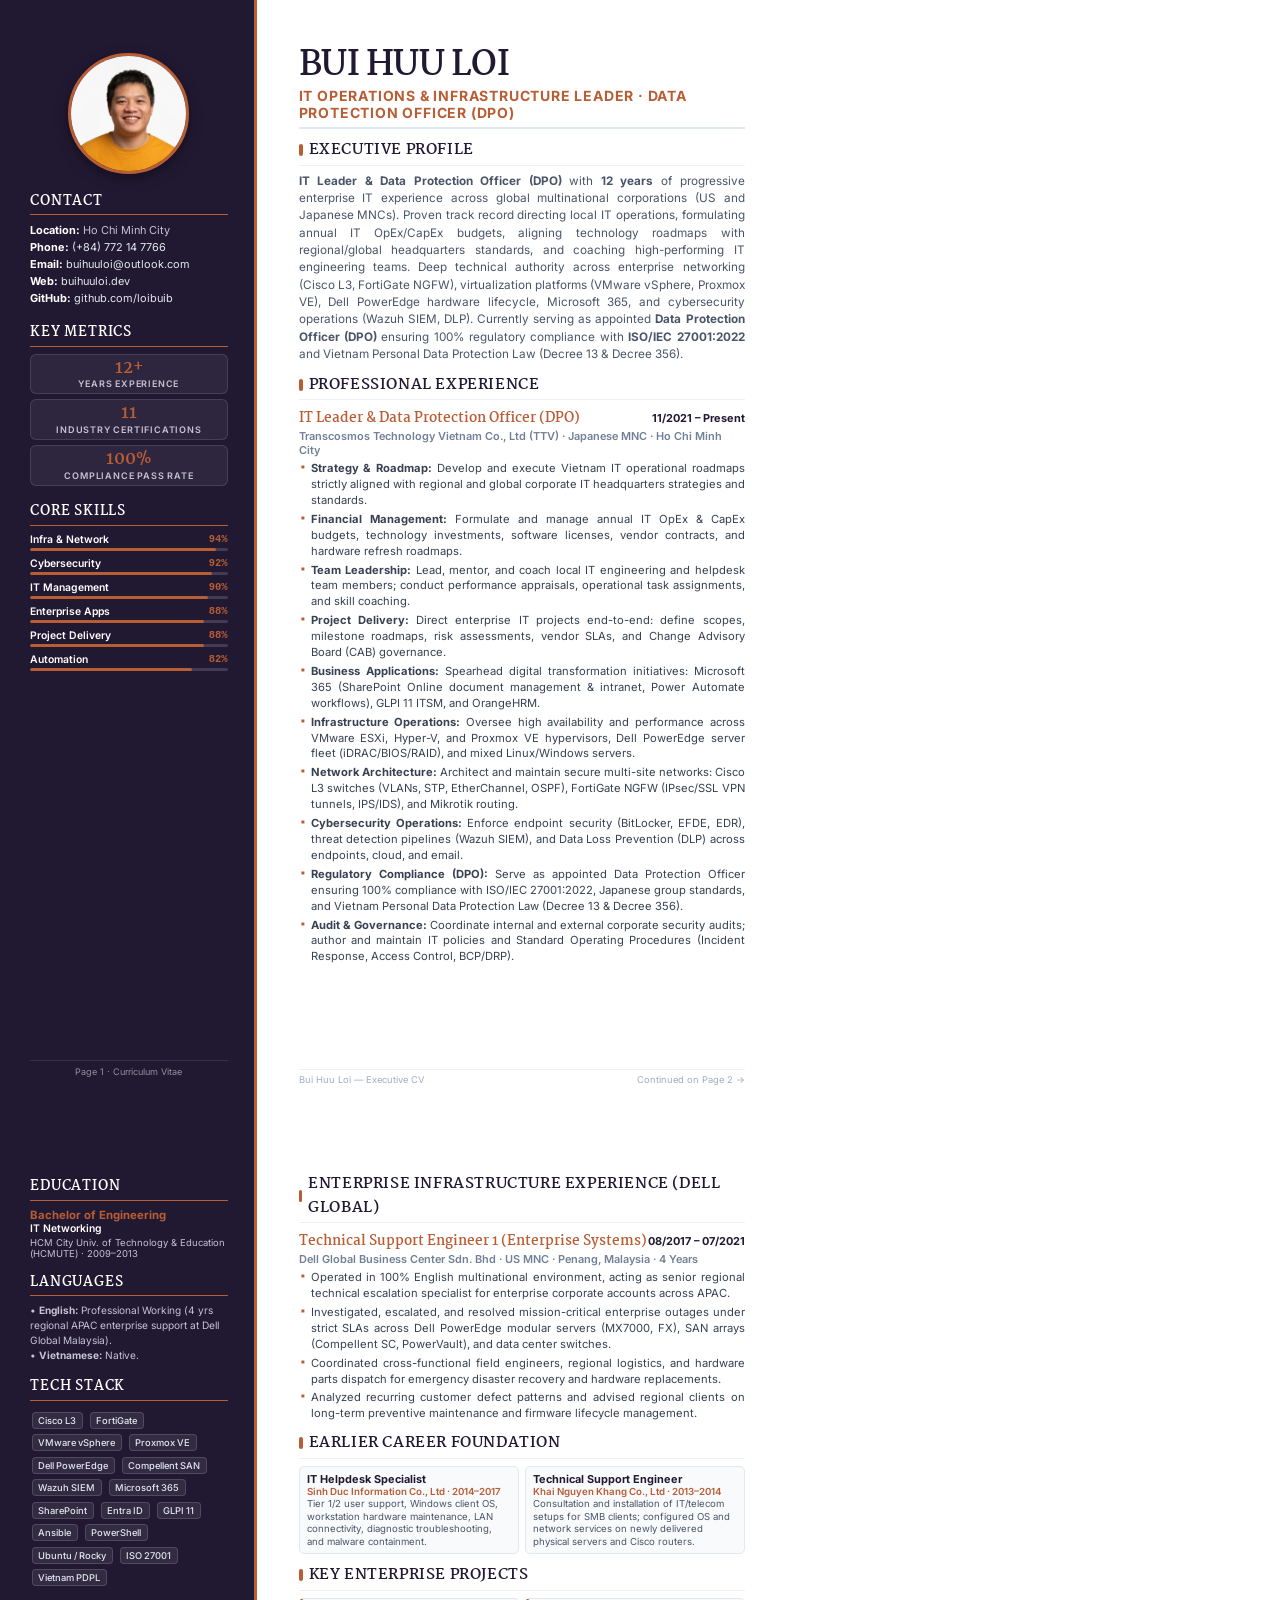
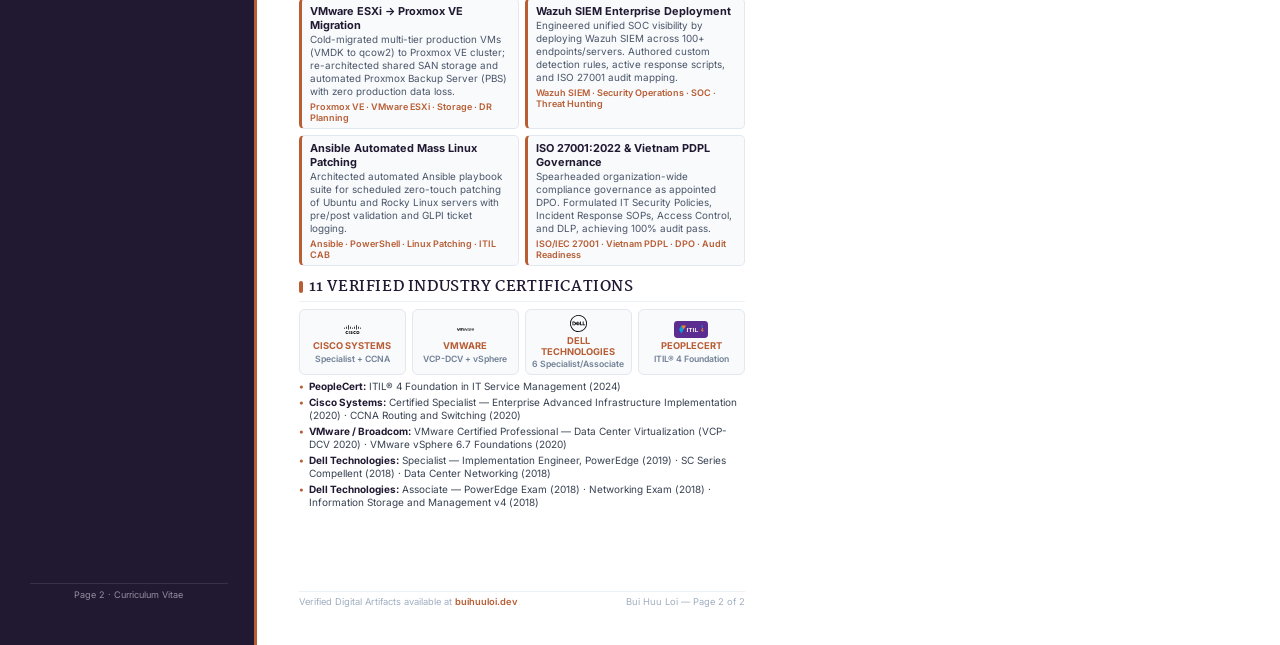
<file: cv-print.html>
<!DOCTYPE html>
<html lang="en">
<head>
  <meta charset="UTF-8">
  <title>Bui Huu Loi — Executive CV</title>
  <link rel="preconnect" href="https://fonts.googleapis.com">
  <link rel="preconnect" href="https://fonts.gstatic.com" crossorigin>
  <link href="https://fonts.googleapis.com/css2?family=Inter:wght@400;500;600;700&family=Martel:wght@400;600;700&display=swap" rel="stylesheet">
  <style>
    @page {
      size: A4 portrait;
      margin: 0;
    }
    * {
      box-sizing: border-box;
      margin: 0;
      padding: 0;
    }
    body {
      font-family: 'Inter', -apple-system, BlinkMacSystemFont, 'Segoe UI', Roboto, sans-serif;
      color: #1a202c;
      background: #ffffff;
      -webkit-print-color-adjust: exact;
      print-color-adjust: exact;
    }
    
    .page {
      width: 210mm;
      height: 297mm;
      display: flex;
      position: relative;
      overflow: hidden;
      page-break-after: always;
    }
    .page:last-child {
      page-break-after: avoid;
    }

    /* ── LEFT SIDEBAR (Dark Navy #211932 matching website) ── */
    .sidebar {
      width: 68mm;
      height: 297mm;
      background-color: #211932;
      color: #ffffff;
      padding: 14mm 7mm 12mm 8mm;
      display: flex;
      flex-direction: column;
      justify-content: space-between;
      border-right: 3px solid #b85d34;
      flex-shrink: 0;
    }

    .avatar-wrap {
      text-align: center;
      margin-bottom: 8px;
    }
    .avatar-img {
      width: 32mm;
      height: 32mm;
      border-radius: 50%;
      border: 3px solid #b85d34;
      box-shadow: 0 4px 14px rgba(0,0,0,0.4);
      object-fit: cover;
    }

    .side-sec-title {
      font-family: 'Martel', serif;
      font-size: 10pt;
      font-weight: 700;
      color: #ffffff;
      text-transform: uppercase;
      letter-spacing: 0.8px;
      border-bottom: 1.5px solid #b85d34;
      padding-bottom: 2.5px;
      margin-top: 12px;
      margin-bottom: 7px;
    }

    .side-contacts {
      font-size: 8.2pt;
      color: #c5c3d4;
      line-height: 1.55;
    }
    .side-contacts strong {
      color: #ffffff;
    }
    .side-contacts a {
      color: #e2e8f0;
      text-decoration: none;
    }

    .stat-pill {
      background: rgba(255,255,255,0.06);
      border: 1px solid rgba(255,255,255,0.12);
      border-radius: 6px;
      padding: 4px 8px;
      margin-bottom: 5px;
      text-align: center;
    }
    .stat-val {
      font-family: 'Martel', serif;
      font-size: 12.5pt;
      font-weight: 700;
      color: #b85d34;
      line-height: 1.1;
    }
    .stat-lbl {
      font-size: 6.8pt;
      text-transform: uppercase;
      letter-spacing: 0.8px;
      color: #c5c3d4;
      font-weight: 600;
      margin-top: 1.5px;
    }

    .skill-row {
      margin-bottom: 6px;
    }
    .skill-header {
      display: flex;
      justify-content: space-between;
      font-size: 7.8pt;
      font-weight: 600;
      color: #ffffff;
      margin-bottom: 2px;
    }
    .skill-pct {
      color: #b85d34;
      font-family: monospace;
      font-weight: 700;
    }
    .skill-track {
      height: 3px;
      background: rgba(255,255,255,0.15);
      border-radius: 2px;
      overflow: hidden;
    }
    .skill-fill {
      height: 100%;
      background: #b85d34;
      border-radius: 2px;
    }

    .side-tech-pill {
      display: inline-block;
      font-size: 7pt;
      font-weight: 500;
      padding: 2px 5.5px;
      margin: 1.5px 1.5px;
      background: rgba(255,255,255,0.08);
      border: 1px solid rgba(255,255,255,0.15);
      border-radius: 4px;
      color: #e2e8f0;
    }

    /* ── RIGHT MAIN CANVAS ── */
    .main {
      flex: 1;
      height: 297mm;
      padding: 13mm 13mm 10mm 11mm;
      display: flex;
      flex-direction: column;
      justify-content: space-between;
      background: #ffffff;
    }

    .main-header {
      border-bottom: 2px solid #e2e8f0;
      padding-bottom: 6px;
      margin-bottom: 9px;
    }
    .main-name {
      font-family: 'Martel', serif;
      font-size: 25pt;
      font-weight: 700;
      color: #211932;
      line-height: 1.05;
      letter-spacing: -0.5px;
    }
    .main-title {
      font-size: 10.5pt;
      font-weight: 700;
      color: #b85d34;
      text-transform: uppercase;
      letter-spacing: 0.8px;
      margin-top: 3px;
    }

    .sec-title {
      font-family: 'Martel', serif;
      font-size: 11pt;
      font-weight: 700;
      color: #211932;
      text-transform: uppercase;
      letter-spacing: 0.6px;
      border-bottom: 1.5px solid #edf2f7;
      padding-bottom: 2.5px;
      margin-top: 9px;
      margin-bottom: 7px;
      display: flex;
      align-items: center;
      gap: 6px;
    }
    .sec-title::before {
      content: '';
      display: inline-block;
      width: 4px;
      height: 12px;
      background: #b85d34;
      border-radius: 2px;
    }

    .profile-text {
      font-size: 8.8pt;
      color: #4a5568;
      line-height: 1.48;
      text-align: justify;
    }

    /* Experience Card */
    .exp-box {
      margin-bottom: 8px;
    }
    .exp-top {
      display: flex;
      justify-content: space-between;
      align-items: baseline;
    }
    .exp-role {
      font-family: 'Martel', serif;
      font-size: 10pt;
      font-weight: 700;
      color: #b85d34;
    }
    .exp-time {
      font-size: 8.2pt;
      font-weight: 700;
      color: #211932;
      font-family: 'Inter', monospace;
    }
    .exp-sub {
      font-size: 8.2pt;
      color: #718096;
      font-weight: 600;
      margin-bottom: 4px;
    }
    .exp-list {
      list-style: none;
      padding-left: 0;
    }
    .exp-list li {
      position: relative;
      padding-left: 12px;
      font-size: 8.4pt;
      color: #374151;
      line-height: 1.42;
      margin-bottom: 3px;
      text-align: justify;
    }
    .exp-list li::before {
      content: '▪';
      position: absolute;
      left: 1px;
      top: -1px;
      color: #b85d34;
      font-size: 7.8pt;
    }

    /* Projects Grid */
    .proj-grid {
      display: grid;
      grid-template-columns: 1fr 1fr;
      gap: 6px;
      margin-top: 5px;
    }
    .proj-card {
      background: #f8fafc;
      border: 1px solid #e2e8f0;
      border-left: 3px solid #b85d34;
      border-radius: 5px;
      padding: 5px 8px;
    }
    .proj-name {
      font-size: 8.2pt;
      font-weight: 700;
      color: #211932;
      margin-bottom: 1.5px;
    }
    .proj-desc {
      font-size: 7.4pt;
      color: #4a5568;
      line-height: 1.32;
    }
    .proj-tags {
      font-size: 6.8pt;
      color: #b85d34;
      font-weight: 600;
      margin-top: 2.5px;
    }

    /* Certifications Grid with REAL LOGOS */
    .certs-grid {
      display: grid;
      grid-template-columns: repeat(4, 1fr);
      gap: 6px;
      margin-top: 5px;
    }
    .cert-logo-card {
      background: #f8fafc;
      border: 1px solid #e2e8f0;
      border-radius: 6px;
      padding: 5px;
      text-align: center;
      display: flex;
      flex-direction: column;
      align-items: center;
      justify-content: center;
      gap: 2.5px;
    }
    .cert-logo-card img {
      height: 17px;
      max-width: 42px;
      object-fit: contain;
    }
    .cert-logo-vendor {
      font-size: 7pt;
      font-weight: 700;
      color: #b85d34;
      text-transform: uppercase;
    }
    .cert-logo-count {
      font-size: 6.5pt;
      color: #718096;
      font-weight: 600;
    }

    .cert-items-list {
      list-style: none;
      margin-top: 5px;
    }
    .cert-items-list li {
      font-size: 7.5pt;
      color: #374151;
      line-height: 1.35;
      margin-bottom: 2px;
      padding-left: 10px;
      position: relative;
    }
    .cert-items-list li::before {
      content: '•';
      position: absolute;
      left: 0;
      color: #b85d34;
      font-weight: bold;
    }
    .cert-items-list strong {
      color: #211932;
    }

    .footer {
      border-top: 1px solid #edf2f7;
      padding-top: 4px;
      font-size: 7pt;
      color: #a0aec0;
      display: flex;
      justify-content: space-between;
    }
    .footer a {
      color: #b85d34;
      text-decoration: none;
      font-weight: 600;
    }
  </style>
</head>
<body>

  <!-- ════════════════════════════════════════════════════════════════
       PAGE 1: LEADERSHIP, METRICS, SKILLS & TTV EXPERIENCE
       ════════════════════════════════════════════════════════════════ -->
  <div class="page">
    <aside class="sidebar">
      <div>
        <div class="avatar-wrap">
          <img src="[data-uri]" alt="Bui Huu Loi" class="avatar-img">
        </div>

        <div class="side-sec-title">Contact</div>
        <div class="side-contacts">
          <div><strong>Location:</strong> Ho Chi Minh City</div>
          <div><strong>Phone:</strong> <a href="tel:+84772147766">(+84) 772 14 7766</a></div>
          <div><strong>Email:</strong> <a href="mailto:buihuuloi@outlook.com">buihuuloi@outlook.com</a></div>
          <div><strong>Web:</strong> <a href="https://buihuuloi.dev">buihuuloi.dev</a></div>
          <div><strong>GitHub:</strong> <a href="https://github.com/loibuib">github.com/loibuib</a></div>
        </div>

        <div class="side-sec-title" style="margin-top: 14px;">Key Metrics</div>
        <div class="stat-pill">
          <div class="stat-val">12+</div>
          <div class="stat-lbl">Years Experience</div>
        </div>
        <div class="stat-pill">
          <div class="stat-val">11</div>
          <div class="stat-lbl">Industry Certifications</div>
        </div>
        <div class="stat-pill">
          <div class="stat-val">100%</div>
          <div class="stat-lbl">Compliance Pass Rate</div>
        </div>

        <div class="side-sec-title" style="margin-top: 14px;">Core Skills</div>
        <div class="skill-row">
          <div class="skill-header"><span>Infra &amp; Network</span><span class="skill-pct">94%</span></div>
          <div class="skill-track"><div class="skill-fill" style="width: 94%;"></div></div>
        </div>
        <div class="skill-row">
          <div class="skill-header"><span>Cybersecurity</span><span class="skill-pct">92%</span></div>
          <div class="skill-track"><div class="skill-fill" style="width: 92%;"></div></div>
        </div>
        <div class="skill-row">
          <div class="skill-header"><span>IT Management</span><span class="skill-pct">90%</span></div>
          <div class="skill-track"><div class="skill-fill" style="width: 90%;"></div></div>
        </div>
        <div class="skill-row">
          <div class="skill-header"><span>Enterprise Apps</span><span class="skill-pct">88%</span></div>
          <div class="skill-track"><div class="skill-fill" style="width: 88%;"></div></div>
        </div>
        <div class="skill-row">
          <div class="skill-header"><span>Project Delivery</span><span class="skill-pct">88%</span></div>
          <div class="skill-track"><div class="skill-fill" style="width: 88%;"></div></div>
        </div>
        <div class="skill-row">
          <div class="skill-header"><span>Automation</span><span class="skill-pct">82%</span></div>
          <div class="skill-track"><div class="skill-fill" style="width: 82%;"></div></div>
        </div>
      </div>

      <div style="font-size: 6.8pt; color: #948f9f; text-align: center; border-top: 1px solid rgba(255,255,255,0.1); padding-top: 5px;">
        Page 1 · Curriculum Vitae
      </div>
    </aside>

    <main class="main">
      <div>
        <header class="main-header">
          <h1 class="main-name">BUI HUU LOI</h1>
          <div class="main-title">IT Operations &amp; Infrastructure Leader · Data Protection Officer (DPO)</div>
        </header>

        <section>
          <div class="sec-title">Executive Profile</div>
          <p class="profile-text">
            <strong>IT Leader &amp; Data Protection Officer (DPO)</strong> with <strong>12 years</strong> of progressive enterprise IT experience across global multinational corporations (US and Japanese MNCs). Proven track record directing local IT operations, formulating annual IT OpEx/CapEx budgets, aligning technology roadmaps with regional/global headquarters standards, and coaching high-performing IT engineering teams. Deep technical authority across enterprise networking (Cisco L3, FortiGate NGFW), virtualization platforms (VMware vSphere, Proxmox VE), Dell PowerEdge hardware lifecycle, Microsoft 365, and cybersecurity operations (Wazuh SIEM, DLP). Currently serving as appointed <strong>Data Protection Officer (DPO)</strong> ensuring 100% regulatory compliance with <strong>ISO/IEC 27001:2022</strong> and Vietnam Personal Data Protection Law (Decree 13 &amp; Decree 356).
          </p>
        </section>

        <section style="margin-top: 8px;">
          <div class="sec-title">Professional Experience</div>

          <div class="exp-box">
            <div class="exp-top">
              <span class="exp-role">IT Leader &amp; Data Protection Officer (DPO)</span>
              <span class="exp-time">11/2021 – Present</span>
            </div>
            <div class="exp-sub">Transcosmos Technology Vietnam Co., Ltd (TTV) · Japanese MNC · Ho Chi Minh City</div>
            <ul class="exp-list">
              <li><strong>Strategy &amp; Roadmap:</strong> Develop and execute Vietnam IT operational roadmaps strictly aligned with regional and global corporate IT headquarters strategies and standards.</li>
              <li><strong>Financial Management:</strong> Formulate and manage annual IT OpEx &amp; CapEx budgets, technology investments, software licenses, vendor contracts, and hardware refresh roadmaps.</li>
              <li><strong>Team Leadership:</strong> Lead, mentor, and coach local IT engineering and helpdesk team members; conduct performance appraisals, operational task assignments, and skill coaching.</li>
              <li><strong>Project Delivery:</strong> Direct enterprise IT projects end-to-end: define scopes, milestone roadmaps, risk assessments, vendor SLAs, and Change Advisory Board (CAB) governance.</li>
              <li><strong>Business Applications:</strong> Spearhead digital transformation initiatives: Microsoft 365 (SharePoint Online document management &amp; intranet, Power Automate workflows), GLPI 11 ITSM, and OrangeHRM.</li>
              <li><strong>Infrastructure Operations:</strong> Oversee high availability and performance across VMware ESXi, Hyper-V, and Proxmox VE hypervisors, Dell PowerEdge server fleet (iDRAC/BIOS/RAID), and mixed Linux/Windows servers.</li>
              <li><strong>Network Architecture:</strong> Architect and maintain secure multi-site networks: Cisco L3 switches (VLANs, STP, EtherChannel, OSPF), FortiGate NGFW (IPsec/SSL VPN tunnels, IPS/IDS), and Mikrotik routing.</li>
              <li><strong>Cybersecurity Operations:</strong> Enforce endpoint security (BitLocker, EFDE, EDR), threat detection pipelines (Wazuh SIEM), and Data Loss Prevention (DLP) across endpoints, cloud, and email.</li>
              <li><strong>Regulatory Compliance (DPO):</strong> Serve as appointed Data Protection Officer ensuring 100% compliance with ISO/IEC 27001:2022, Japanese group standards, and Vietnam Personal Data Protection Law (Decree 13 &amp; Decree 356).</li>
              <li><strong>Audit &amp; Governance:</strong> Coordinate internal and external corporate security audits; author and maintain IT policies and Standard Operating Procedures (Incident Response, Access Control, BCP/DRP).</li>
            </ul>
          </div>
        </section>
      </div>

      <div class="footer">
        <span>Bui Huu Loi — Executive CV</span>
        <span>Continued on Page 2 →</span>
      </div>
    </main>
  </div>

  <!-- ════════════════════════════════════════════════════════════════
       PAGE 2: DELL, PROJECTS, EDUCATION & 11 VERIFIED CERTS WITH LOGOS
       ════════════════════════════════════════════════════════════════ -->
  <div class="page">
    <aside class="sidebar">
      <div>
        <div class="side-sec-title" style="margin-top: 0;">Education</div>
        <div style="margin-bottom: 12px;">
          <div style="font-size: 8.5pt; font-weight: 700; color: #b85d34;">Bachelor of Engineering</div>
          <div style="font-size: 7.8pt; font-weight: 600; color: #ffffff;">IT Networking</div>
          <div style="font-size: 7.1pt; color: #c5c3d4; margin-top: 2px;">HCM City Univ. of Technology &amp; Education (HCMUTE) · 2009–2013</div>
        </div>

        <div class="side-sec-title">Languages</div>
        <div style="font-size: 7.6pt; color: #c5c3d4; line-height: 1.48; margin-bottom: 12px;">
          <div>• <strong>English:</strong> Professional Working (4 yrs regional APAC enterprise support at Dell Global Malaysia).</div>
          <div>• <strong>Vietnamese:</strong> Native.</div>
        </div>

        <div class="side-sec-title">Tech Stack</div>
        <div style="margin-top: 4px;">
          <span class="side-tech-pill">Cisco L3</span>
          <span class="side-tech-pill">FortiGate</span>
          <span class="side-tech-pill">VMware vSphere</span>
          <span class="side-tech-pill">Proxmox VE</span>
          <span class="side-tech-pill">Dell PowerEdge</span>
          <span class="side-tech-pill">Compellent SAN</span>
          <span class="side-tech-pill">Wazuh SIEM</span>
          <span class="side-tech-pill">Microsoft 365</span>
          <span class="side-tech-pill">SharePoint</span>
          <span class="side-tech-pill">Entra ID</span>
          <span class="side-tech-pill">GLPI 11</span>
          <span class="side-tech-pill">Ansible</span>
          <span class="side-tech-pill">PowerShell</span>
          <span class="side-tech-pill">Ubuntu / Rocky</span>
          <span class="side-tech-pill">ISO 27001</span>
          <span class="side-tech-pill">Vietnam PDPL</span>
        </div>
      </div>

      <div style="font-size: 6.8pt; color: #948f9f; text-align: center; border-top: 1px solid rgba(255,255,255,0.1); padding-top: 5px;">
        Page 2 · Curriculum Vitae
      </div>
    </aside>

    <main class="main">
      <div>
        <!-- Dell Experience -->
        <section>
          <div class="sec-title" style="margin-top: 0;">Enterprise Infrastructure Experience (Dell Global)</div>
          <div class="exp-box" style="margin-bottom: 6px;">
            <div class="exp-top">
              <span class="exp-role">Technical Support Engineer 1 (Enterprise Systems)</span>
              <span class="exp-time">08/2017 – 07/2021</span>
            </div>
            <div class="exp-sub">Dell Global Business Center Sdn. Bhd · US MNC · Penang, Malaysia · 4 Years</div>
            <ul class="exp-list">
              <li>Operated in 100% English multinational environment, acting as senior regional technical escalation specialist for enterprise corporate accounts across APAC.</li>
              <li>Investigated, escalated, and resolved mission-critical enterprise outages under strict SLAs across Dell PowerEdge modular servers (MX7000, FX), SAN arrays (Compellent SC, PowerVault), and data center switches.</li>
              <li>Coordinated cross-functional field engineers, regional logistics, and hardware parts dispatch for emergency disaster recovery and hardware replacements.</li>
              <li>Analyzed recurring customer defect patterns and advised regional clients on long-term preventive maintenance and firmware lifecycle management.</li>
            </ul>
          </div>
        </section>

        <!-- Earlier Career -->
        <section style="margin-top: 6px;">
          <div class="sec-title">Earlier Career Foundation</div>
          <div style="display: grid; grid-template-columns: 1fr 1fr; gap: 6px;">
            <div style="background: #f8fafc; border: 1px solid #e2e8f0; border-radius: 5px; padding: 5px 7px;">
              <div style="font-weight: 700; font-size: 8.2pt; color: #211932;">IT Helpdesk Specialist</div>
              <div style="font-size: 7.3pt; color: #b85d34; font-weight: 600;">Sinh Duc Information Co., Ltd · 2014–2017</div>
              <div style="font-size: 7.2pt; color: #4a5568; line-height: 1.3; margin-top: 1.5px;">
                Tier 1/2 user support, Windows client OS, workstation hardware maintenance, LAN connectivity, diagnostic troubleshooting, and malware containment.
              </div>
            </div>
            <div style="background: #f8fafc; border: 1px solid #e2e8f0; border-radius: 5px; padding: 5px 7px;">
              <div style="font-weight: 700; font-size: 8.2pt; color: #211932;">Technical Support Engineer</div>
              <div style="font-size: 7.3pt; color: #b85d34; font-weight: 600;">Khai Nguyen Khang Co., Ltd · 2013–2014</div>
              <div style="font-size: 7.2pt; color: #4a5568; line-height: 1.3; margin-top: 1.5px;">
                Consultation and installation of IT/telecom setups for SMB clients; configured OS and network services on newly delivered physical servers and Cisco routers.
              </div>
            </div>
          </div>
        </section>

        <!-- Key Featured Projects -->
        <section style="margin-top: 6px;">
          <div class="sec-title">Key Enterprise Projects</div>
          <div class="proj-grid">
            <div class="proj-card">
              <div class="proj-name">VMware ESXi → Proxmox VE Migration</div>
              <div class="proj-desc">Cold-migrated multi-tier production VMs (VMDK to qcow2) to Proxmox VE cluster; re-architected shared SAN storage and automated Proxmox Backup Server (PBS) with zero production data loss.</div>
              <div class="proj-tags">Proxmox VE · VMware ESXi · Storage · DR Planning</div>
            </div>
            <div class="proj-card">
              <div class="proj-name">Wazuh SIEM Enterprise Deployment</div>
              <div class="proj-desc">Engineered unified SOC visibility by deploying Wazuh SIEM across 100+ endpoints/servers. Authored custom detection rules, active response scripts, and ISO 27001 audit mapping.</div>
              <div class="proj-tags">Wazuh SIEM · Security Operations · SOC · Threat Hunting</div>
            </div>
            <div class="proj-card">
              <div class="proj-name">Ansible Automated Mass Linux Patching</div>
              <div class="proj-desc">Architected automated Ansible playbook suite for scheduled zero-touch patching of Ubuntu and Rocky Linux servers with pre/post validation and GLPI ticket logging.</div>
              <div class="proj-tags">Ansible · PowerShell · Linux Patching · ITIL CAB</div>
            </div>
            <div class="proj-card">
              <div class="proj-name">ISO 27001:2022 &amp; Vietnam PDPL Governance</div>
              <div class="proj-desc">Spearheaded organization-wide compliance governance as appointed DPO. Formulated IT Security Policies, Incident Response SOPs, Access Control, and DLP, achieving 100% audit pass.</div>
              <div class="proj-tags">ISO/IEC 27001 · Vietnam PDPL · DPO · Audit Readiness</div>
            </div>
          </div>
        </section>

        <!-- 11 Certifications with Vendor Logos -->
        <section style="margin-top: 6px;">
          <div class="sec-title">11 Verified Industry Certifications</div>
          
          <div class="certs-grid">
            <div class="cert-logo-card">
              <img src="[data-uri]" alt="Cisco">
              <div class="cert-logo-vendor">Cisco Systems</div>
              <div class="cert-logo-count">Specialist + CCNA</div>
            </div>
            <div class="cert-logo-card">
              <img src="[data-uri]" alt="VMware">
              <div class="cert-logo-vendor">VMware</div>
              <div class="cert-logo-count">VCP-DCV + vSphere</div>
            </div>
            <div class="cert-logo-card">
              <img src="[data-uri]" alt="Dell Technologies">
              <div class="cert-logo-vendor">Dell Technologies</div>
              <div class="cert-logo-count">6 Specialist/Associate</div>
            </div>
            <div class="cert-logo-card">
              <img src="[data-uri]" alt="PeopleCert ITIL">
              <div class="cert-logo-vendor">PeopleCert</div>
              <div class="cert-logo-count">ITIL® 4 Foundation</div>
            </div>
          </div>

          <!-- All 11 Verified Certs Compactly Grouped -->
          <ul class="cert-items-list">
            <li><strong>PeopleCert:</strong> ITIL® 4 Foundation in IT Service Management (2024)</li>
            <li><strong>Cisco Systems:</strong> Certified Specialist — Enterprise Advanced Infrastructure Implementation (2020) · CCNA Routing and Switching (2020)</li>
            <li><strong>VMware / Broadcom:</strong> VMware Certified Professional — Data Center Virtualization (VCP-DCV 2020) · VMware vSphere 6.7 Foundations (2020)</li>
            <li><strong>Dell Technologies:</strong> Specialist — Implementation Engineer, PowerEdge (2019) · SC Series Compellent (2018) · Data Center Networking (2018)</li>
            <li><strong>Dell Technologies:</strong> Associate — PowerEdge Exam (2018) · Networking Exam (2018) · Information Storage and Management v4 (2018)</li>
          </ul>
        </section>
      </div>

      <div class="footer">
        <span>Verified Digital Artifacts available at <a href="https://buihuuloi.dev">buihuuloi.dev</a></span>
        <span>Bui Huu Loi — Page 2 of 2</span>
      </div>
    </main>
  </div>

</body>
</html>
</file>
<file: _next/static/chunks/2jv2cp1qyggsm.css>
@font-face{font-family:Inter;font-style:normal;font-weight:100 900;font-display:swap;src:url(../media/2c55a0e60120577a-s.0-dom-5bn10r2.woff2)format("woff2");unicode-range:U+460-52F,U+1C80-1C8A,U+20B4,U+2DE0-2DFF,U+A640-A69F,U+FE2E-FE2F}@font-face{font-family:Inter;font-style:normal;font-weight:100 900;font-display:swap;src:url(../media/9c72aa0f40e4eef8-s.1y4-pdgsjb-pw.woff2)format("woff2");unicode-range:U+301,U+400-45F,U+490-491,U+4B0-4B1,U+2116}@font-face{font-family:Inter;font-style:normal;font-weight:100 900;font-display:swap;src:url(../media/ad66f9afd8947f86-s.3lvt2whj97whp.woff2)format("woff2");unicode-range:U+1F??}@font-face{font-family:Inter;font-style:normal;font-weight:100 900;font-display:swap;src:url(../media/5476f68d60460930-s.2uwcyprjm3xu3.woff2)format("woff2");unicode-range:U+370-377,U+37A-37F,U+384-38A,U+38C,U+38E-3A1,U+3A3-3FF}@font-face{font-family:Inter;font-style:normal;font-weight:100 900;font-display:swap;src:url(../media/2bbe8d2671613f1f-s.0k62hbripvv8p.woff2)format("woff2");unicode-range:U+102-103,U+110-111,U+128-129,U+168-169,U+1A0-1A1,U+1AF-1B0,U+300-301,U+303-304,U+308-309,U+323,U+329,U+1EA0-1EF9,U+20AB}@font-face{font-family:Inter;font-style:normal;font-weight:100 900;font-display:swap;src:url(../media/1bffadaabf893a1e-s.3-6t-g6q0vh0a.woff2)format("woff2");unicode-range:U+100-2BA,U+2BD-2C5,U+2C7-2CC,U+2CE-2D7,U+2DD-2FF,U+304,U+308,U+329,U+1D00-1DBF,U+1E00-1E9F,U+1EF2-1EFF,U+2020,U+20A0-20AB,U+20AD-20C4,U+2113,U+2C60-2C7F,U+A720-A7FF}@font-face{font-family:Inter;font-style:normal;font-weight:100 900;font-display:swap;src:url(../media/83afe278b6a6bb3c-s.p.2bn3s6zvc0dyp.woff2)format("woff2");unicode-range:U+??,U+131,U+152-153,U+2BB-2BC,U+2C6,U+2DA,U+2DC,U+304,U+308,U+329,U+2000-206F,U+20AC,U+2122,U+2191,U+2193,U+2212,U+2215,U+FEFF,U+FFFD}@font-face{font-family:Inter Fallback;src:local(Arial);ascent-override:90.44%;descent-override:22.52%;line-gap-override:0.0%;size-adjust:107.12%}.inter_7b064e0d-module__MOT0tq__className{font-family:Inter,Inter Fallback;font-style:normal}.inter_7b064e0d-module__MOT0tq__variable{--font-inter:"Inter", "Inter Fallback"}
@font-face{font-family:Poppins;font-style:normal;font-weight:400;font-display:swap;src:url(../media/41e95f694c5c4549-s.2b_sldcwg6mn_.woff2)format("woff2");unicode-range:U+900-97F,U+1CD0-1CF4,U+1CF7-1CF9,U+200C-200D,U+20A8,U+20B9,U+20F0,U+25CC,U+A830-A839,U+A8E0-A8FF,U+11B00-11B0A}@font-face{font-family:Poppins;font-style:normal;font-weight:400;font-display:swap;src:url(../media/6c55a692938ebbbc-s.1emuuracu50qd.woff2)format("woff2");unicode-range:U+100-2BA,U+2BD-2C5,U+2C7-2CC,U+2CE-2D7,U+2DD-2FF,U+304,U+308,U+329,U+1D00-1DBF,U+1E00-1E9F,U+1EF2-1EFF,U+2020,U+20A0-20AB,U+20AD-20C4,U+2113,U+2C60-2C7F,U+A720-A7FF}@font-face{font-family:Poppins;font-style:normal;font-weight:400;font-display:swap;src:url(../media/a218039a3287bcfd-s.p.43zbiuwnnoiok.woff2)format("woff2");unicode-range:U+??,U+131,U+152-153,U+2BB-2BC,U+2C6,U+2DA,U+2DC,U+304,U+308,U+329,U+2000-206F,U+20AC,U+2122,U+2191,U+2193,U+2212,U+2215,U+FEFF,U+FFFD}@font-face{font-family:Poppins;font-style:normal;font-weight:500;font-display:swap;src:url(../media/bdc7e24a509eb931-s.0ynx40_3oa9rk.woff2)format("woff2");unicode-range:U+900-97F,U+1CD0-1CF4,U+1CF7-1CF9,U+200C-200D,U+20A8,U+20B9,U+20F0,U+25CC,U+A830-A839,U+A8E0-A8FF,U+11B00-11B0A}@font-face{font-family:Poppins;font-style:normal;font-weight:500;font-display:swap;src:url(../media/0da9c7f357bd9d4d-s.1975l3y3401x_.woff2)format("woff2");unicode-range:U+100-2BA,U+2BD-2C5,U+2C7-2CC,U+2CE-2D7,U+2DD-2FF,U+304,U+308,U+329,U+1D00-1DBF,U+1E00-1E9F,U+1EF2-1EFF,U+2020,U+20A0-20AB,U+20AD-20C4,U+2113,U+2C60-2C7F,U+A720-A7FF}@font-face{font-family:Poppins;font-style:normal;font-weight:500;font-display:swap;src:url(../media/8e6fa89aa22d24ec-s.p.2o7m9ogm38dql.woff2)format("woff2");unicode-range:U+??,U+131,U+152-153,U+2BB-2BC,U+2C6,U+2DA,U+2DC,U+304,U+308,U+329,U+2000-206F,U+20AC,U+2122,U+2191,U+2193,U+2212,U+2215,U+FEFF,U+FFFD}@font-face{font-family:Poppins;font-style:normal;font-weight:600;font-display:swap;src:url(../media/0a7740363b4d4863-s.3ji57o093q1kd.woff2)format("woff2");unicode-range:U+900-97F,U+1CD0-1CF4,U+1CF7-1CF9,U+200C-200D,U+20A8,U+20B9,U+20F0,U+25CC,U+A830-A839,U+A8E0-A8FF,U+11B00-11B0A}@font-face{font-family:Poppins;font-style:normal;font-weight:600;font-display:swap;src:url(../media/5f9d24ebef5d5292-s.19xuq3td7fwu_.woff2)format("woff2");unicode-range:U+100-2BA,U+2BD-2C5,U+2C7-2CC,U+2CE-2D7,U+2DD-2FF,U+304,U+308,U+329,U+1D00-1DBF,U+1E00-1E9F,U+1EF2-1EFF,U+2020,U+20A0-20AB,U+20AD-20C4,U+2113,U+2C60-2C7F,U+A720-A7FF}@font-face{font-family:Poppins;font-style:normal;font-weight:600;font-display:swap;src:url(../media/e2334d715941921e-s.p.3o_v2fun1jzxk.woff2)format("woff2");unicode-range:U+??,U+131,U+152-153,U+2BB-2BC,U+2C6,U+2DA,U+2DC,U+304,U+308,U+329,U+2000-206F,U+20AC,U+2122,U+2191,U+2193,U+2212,U+2215,U+FEFF,U+FFFD}@font-face{font-family:Poppins;font-style:normal;font-weight:700;font-display:swap;src:url(../media/b53057dbf91a7acf-s.11ypmpdlzqdb_.woff2)format("woff2");unicode-range:U+900-97F,U+1CD0-1CF4,U+1CF7-1CF9,U+200C-200D,U+20A8,U+20B9,U+20F0,U+25CC,U+A830-A839,U+A8E0-A8FF,U+11B00-11B0A}@font-face{font-family:Poppins;font-style:normal;font-weight:700;font-display:swap;src:url(../media/798ea22d9983e047-s.3go-kn2r40gie.woff2)format("woff2");unicode-range:U+100-2BA,U+2BD-2C5,U+2C7-2CC,U+2CE-2D7,U+2DD-2FF,U+304,U+308,U+329,U+1D00-1DBF,U+1E00-1E9F,U+1EF2-1EFF,U+2020,U+20A0-20AB,U+20AD-20C4,U+2113,U+2C60-2C7F,U+A720-A7FF}@font-face{font-family:Poppins;font-style:normal;font-weight:700;font-display:swap;src:url(../media/47fe1b7cd6e6ed85-s.p.3bh2vc0w-r-ll.woff2)format("woff2");unicode-range:U+??,U+131,U+152-153,U+2BB-2BC,U+2C6,U+2DA,U+2DC,U+304,U+308,U+329,U+2000-206F,U+20AC,U+2122,U+2191,U+2193,U+2212,U+2215,U+FEFF,U+FFFD}@font-face{font-family:Poppins Fallback;src:local(Arial);ascent-override:93.62%;descent-override:31.21%;line-gap-override:8.92%;size-adjust:112.16%}.poppins_204ca81a-module__iwO66G__className{font-family:Poppins,Poppins Fallback;font-style:normal}.poppins_204ca81a-module__iwO66G__variable{--font-poppins:"Poppins", "Poppins Fallback"}
@font-face{font-family:Martel;font-style:normal;font-weight:400;font-display:swap;src:url(../media/0e70a8c5ff3cd4cf-s.05lpjjsnz0gd-.woff2)format("woff2");unicode-range:U+900-97F,U+1CD0-1CF4,U+1CF7-1CF9,U+200C-200D,U+20A8,U+20B9,U+20F0,U+25CC,U+A830-A839,U+A8E0-A8FF,U+11B00-11B0A}@font-face{font-family:Martel;font-style:normal;font-weight:400;font-display:swap;src:url(../media/82ee06a7fc4fc391-s.2gzfu1q8clrp4.woff2)format("woff2");unicode-range:U+100-2BA,U+2BD-2C5,U+2C7-2CC,U+2CE-2D7,U+2DD-2FF,U+304,U+308,U+329,U+1D00-1DBF,U+1E00-1E9F,U+1EF2-1EFF,U+2020,U+20A0-20AB,U+20AD-20C4,U+2113,U+2C60-2C7F,U+A720-A7FF}@font-face{font-family:Martel;font-style:normal;font-weight:400;font-display:swap;src:url(../media/a4bc1f6e9a99479f-s.p.299yda-9iasks.woff2)format("woff2");unicode-range:U+??,U+131,U+152-153,U+2BB-2BC,U+2C6,U+2DA,U+2DC,U+304,U+308,U+329,U+2000-206F,U+20AC,U+2122,U+2191,U+2193,U+2212,U+2215,U+FEFF,U+FFFD}@font-face{font-family:Martel;font-style:normal;font-weight:600;font-display:swap;src:url(../media/62ff92987eb8065b-s.1ddm-_f1ixlez.woff2)format("woff2");unicode-range:U+900-97F,U+1CD0-1CF4,U+1CF7-1CF9,U+200C-200D,U+20A8,U+20B9,U+20F0,U+25CC,U+A830-A839,U+A8E0-A8FF,U+11B00-11B0A}@font-face{font-family:Martel;font-style:normal;font-weight:600;font-display:swap;src:url(../media/cbe00db5af66e94e-s.32h70malokmqo.woff2)format("woff2");unicode-range:U+100-2BA,U+2BD-2C5,U+2C7-2CC,U+2CE-2D7,U+2DD-2FF,U+304,U+308,U+329,U+1D00-1DBF,U+1E00-1E9F,U+1EF2-1EFF,U+2020,U+20A0-20AB,U+20AD-20C4,U+2113,U+2C60-2C7F,U+A720-A7FF}@font-face{font-family:Martel;font-style:normal;font-weight:600;font-display:swap;src:url(../media/ef7090b8e1c3a20e-s.p.2kp_kecsl8lj_.woff2)format("woff2");unicode-range:U+??,U+131,U+152-153,U+2BB-2BC,U+2C6,U+2DA,U+2DC,U+304,U+308,U+329,U+2000-206F,U+20AC,U+2122,U+2191,U+2193,U+2212,U+2215,U+FEFF,U+FFFD}@font-face{font-family:Martel;font-style:normal;font-weight:700;font-display:swap;src:url(../media/b3916b02b0ca276c-s.1ed0ax40flb2c.woff2)format("woff2");unicode-range:U+900-97F,U+1CD0-1CF4,U+1CF7-1CF9,U+200C-200D,U+20A8,U+20B9,U+20F0,U+25CC,U+A830-A839,U+A8E0-A8FF,U+11B00-11B0A}@font-face{font-family:Martel;font-style:normal;font-weight:700;font-display:swap;src:url(../media/4d74134dd5ef73c1-s.1ujik6fo2va93.woff2)format("woff2");unicode-range:U+100-2BA,U+2BD-2C5,U+2C7-2CC,U+2CE-2D7,U+2DD-2FF,U+304,U+308,U+329,U+1D00-1DBF,U+1E00-1E9F,U+1EF2-1EFF,U+2020,U+20A0-20AB,U+20AD-20C4,U+2113,U+2C60-2C7F,U+A720-A7FF}@font-face{font-family:Martel;font-style:normal;font-weight:700;font-display:swap;src:url(../media/58342d29bd51e86c-s.p.04xk8i_5hx_iu.woff2)format("woff2");unicode-range:U+??,U+131,U+152-153,U+2BB-2BC,U+2C6,U+2DA,U+2DC,U+304,U+308,U+329,U+2000-206F,U+20AC,U+2122,U+2191,U+2193,U+2212,U+2215,U+FEFF,U+FFFD}@font-face{font-family:Martel;font-style:normal;font-weight:800;font-display:swap;src:url(../media/ab9fbcdf194624a5-s.39fcqhuber67y.woff2)format("woff2");unicode-range:U+900-97F,U+1CD0-1CF4,U+1CF7-1CF9,U+200C-200D,U+20A8,U+20B9,U+20F0,U+25CC,U+A830-A839,U+A8E0-A8FF,U+11B00-11B0A}@font-face{font-family:Martel;font-style:normal;font-weight:800;font-display:swap;src:url(../media/93160edab88b7d1f-s.1oym33vedlyz5.woff2)format("woff2");unicode-range:U+100-2BA,U+2BD-2C5,U+2C7-2CC,U+2CE-2D7,U+2DD-2FF,U+304,U+308,U+329,U+1D00-1DBF,U+1E00-1E9F,U+1EF2-1EFF,U+2020,U+20A0-20AB,U+20AD-20C4,U+2113,U+2C60-2C7F,U+A720-A7FF}@font-face{font-family:Martel;font-style:normal;font-weight:800;font-display:swap;src:url(../media/cf354a8b1b092dd1-s.p.1etq-t3a506ez.woff2)format("woff2");unicode-range:U+??,U+131,U+152-153,U+2BB-2BC,U+2C6,U+2DA,U+2DC,U+304,U+308,U+329,U+2000-206F,U+20AC,U+2122,U+2191,U+2193,U+2212,U+2215,U+FEFF,U+FFFD}@font-face{font-family:Martel;font-style:normal;font-weight:900;font-display:swap;src:url(../media/b1dd898db16a7f96-s.1-74fuwq27g16.woff2)format("woff2");unicode-range:U+900-97F,U+1CD0-1CF4,U+1CF7-1CF9,U+200C-200D,U+20A8,U+20B9,U+20F0,U+25CC,U+A830-A839,U+A8E0-A8FF,U+11B00-11B0A}@font-face{font-family:Martel;font-style:normal;font-weight:900;font-display:swap;src:url(../media/7245038a7e9f675e-s.172oqxch-tb85.woff2)format("woff2");unicode-range:U+100-2BA,U+2BD-2C5,U+2C7-2CC,U+2CE-2D7,U+2DD-2FF,U+304,U+308,U+329,U+1D00-1DBF,U+1E00-1E9F,U+1EF2-1EFF,U+2020,U+20A0-20AB,U+20AD-20C4,U+2113,U+2C60-2C7F,U+A720-A7FF}@font-face{font-family:Martel;font-style:normal;font-weight:900;font-display:swap;src:url(../media/4711b7dc140d4160-s.p.1e6tzj5vi7y3m.woff2)format("woff2");unicode-range:U+??,U+131,U+152-153,U+2BB-2BC,U+2C6,U+2DA,U+2DC,U+304,U+308,U+329,U+2000-206F,U+20AC,U+2122,U+2191,U+2193,U+2212,U+2215,U+FEFF,U+FFFD}@font-face{font-family:Martel Fallback;src:local(Times New Roman);ascent-override:91.22%;descent-override:45.57%;line-gap-override:0.0%;size-adjust:123.32%}.martel_f8eb3703-module__bTpGjG__className{font-family:Martel,Martel Fallback;font-style:normal}.martel_f8eb3703-module__bTpGjG__variable{--font-martel:"Martel", "Martel Fallback"}
@layer properties{@supports (((-webkit-hyphens:none)) and (not (margin-trim:inline))) or ((-moz-orient:inline) and (not (color:rgb(from red r g b)))){*,:before,:after,::backdrop{--tw-scale-x:1;--tw-scale-y:1;--tw-scale-z:1;--tw-rotate-x:initial;--tw-rotate-y:initial;--tw-rotate-z:initial;--tw-skew-x:initial;--tw-skew-y:initial;--tw-space-y-reverse:0;--tw-border-style:solid;--tw-leading:initial;--tw-font-weight:initial;--tw-tracking:initial;--tw-shadow:0 0 #0000;--tw-shadow-color:initial;--tw-shadow-alpha:100%;--tw-inset-shadow:0 0 #0000;--tw-inset-shadow-color:initial;--tw-inset-shadow-alpha:100%;--tw-ring-color:initial;--tw-ring-shadow:0 0 #0000;--tw-inset-ring-color:initial;--tw-inset-ring-shadow:0 0 #0000;--tw-ring-inset:initial;--tw-ring-offset-width:0px;--tw-ring-offset-color:#fff;--tw-ring-offset-shadow:0 0 #0000;--tw-outline-style:solid;--tw-blur:initial;--tw-brightness:initial;--tw-contrast:initial;--tw-grayscale:initial;--tw-hue-rotate:initial;--tw-invert:initial;--tw-opacity:initial;--tw-saturate:initial;--tw-sepia:initial;--tw-drop-shadow:initial;--tw-drop-shadow-color:initial;--tw-drop-shadow-alpha:100%;--tw-drop-shadow-size:initial;--tw-duration:initial;--tw-ease:initial;--tw-translate-x:0;--tw-translate-y:0;--tw-translate-z:0;--tw-animation-delay:0s;--tw-animation-direction:normal;--tw-animation-duration:initial;--tw-animation-fill-mode:none;--tw-animation-iteration-count:1;--tw-enter-blur:0;--tw-enter-opacity:1;--tw-enter-rotate:0;--tw-enter-scale:1;--tw-enter-translate-x:0;--tw-enter-translate-y:0;--tw-exit-blur:0;--tw-exit-opacity:1;--tw-exit-rotate:0;--tw-exit-scale:1;--tw-exit-translate-x:0;--tw-exit-translate-y:0}}}@layer theme{:root,:host{--font-sans:var(--font-inter), Inter, system-ui, sans-serif;--color-emerald-50:#ecfdf5;--color-emerald-200:#a4f4cf;--color-emerald-700:#007956;--color-gray-50:#f9fafb;--color-gray-100:#f3f4f6;--color-gray-200:#e5e7eb;--color-gray-300:#d1d5dc;--color-gray-400:#99a1af;--color-white:#fff;--spacing:.25rem;--container-sm:24rem;--container-xl:36rem;--container-4xl:56rem;--container-5xl:64rem;--container-6xl:72rem;--text-xs:.75rem;--text-xs--line-height:calc(1 / .75);--text-sm:.875rem;--text-sm--line-height:calc(1.25 / .875);--text-base:1rem;--text-base--line-height:calc(1.5 / 1);--text-lg:1.125rem;--text-lg--line-height:calc(1.75 / 1.125);--text-xl:1.25rem;--text-xl--line-height:calc(1.75 / 1.25);--text-2xl:1.5rem;--text-2xl--line-height:calc(2 / 1.5);--text-3xl:1.875rem;--text-3xl--line-height:calc(2.25 / 1.875);--text-4xl:2.25rem;--text-4xl--line-height:calc(2.5 / 2.25);--text-5xl:3rem;--text-5xl--line-height:1;--text-6xl:3.75rem;--text-6xl--line-height:1;--text-7xl:4.5rem;--text-7xl--line-height:1;--font-weight-normal:400;--font-weight-medium:500;--font-weight-semibold:600;--font-weight-bold:700;--tracking-tight:-.025em;--tracking-wide:.025em;--tracking-wider:.05em;--tracking-widest:.1em;--leading-tight:1.25;--leading-snug:1.375;--leading-relaxed:1.625;--radius-md:calc(var(--radius) * .8);--drop-shadow-md:0 3px 3px #0000001f;--ease-out:cubic-bezier(0, 0, .2, 1);--default-transition-duration:.15s;--default-transition-timing-function:cubic-bezier(.4, 0, .2, 1);--default-font-family:var(--font-inter), Inter, system-ui, sans-serif;--default-mono-font-family:"Geist Mono", "Geist Mono Fallback", ui-monospace, monospace;--font-poppins:var(--font-poppins), Poppins, sans-serif;--font-martel:var(--font-martel), Martel, Georgia, serif}@supports (color:lab(0% 0 0)){:root,:host{--color-emerald-50:lab(97.8462% -6.94966 1.85487);--color-emerald-200:lab(90.2247% -31.039 9.47084);--color-emerald-700:lab(44.4871% -41.0396 11.0361);--color-gray-50:lab(98.2596% -.247031 -.706708);--color-gray-100:lab(96.1596% -.0823438 -1.13575);--color-gray-200:lab(91.6229% -.159115 -2.26791);--color-gray-300:lab(85.1236% -.612259 -3.7138);--color-gray-400:lab(65.9269% -.832707 -8.17473)}}}@layer base{*,:after,:before,::backdrop{box-sizing:border-box;border:0 solid;margin:0;padding:0}::file-selector-button{box-sizing:border-box;border:0 solid;margin:0;padding:0}html,:host{-webkit-text-size-adjust:100%;tab-size:4;line-height:1.5;font-family:var(--default-font-family,ui-sans-serif, system-ui, sans-serif, "Apple Color Emoji", "Segoe UI Emoji", "Segoe UI Symbol", "Noto Color Emoji");font-feature-settings:var(--default-font-feature-settings,normal);font-variation-settings:var(--default-font-variation-settings,normal);-webkit-tap-highlight-color:transparent}hr{height:0;color:inherit;border-top-width:1px}abbr:where([title]){-webkit-text-decoration:underline dotted;text-decoration:underline dotted}h1,h2,h3,h4,h5,h6{font-size:inherit;font-weight:inherit}a{color:inherit;-webkit-text-decoration:inherit;-webkit-text-decoration:inherit;-webkit-text-decoration:inherit;-webkit-text-decoration:inherit;text-decoration:inherit}b,strong{font-weight:bolder}code,kbd,samp,pre{font-family:var(--default-mono-font-family,ui-monospace, SFMono-Regular, Menlo, Monaco, Consolas, "Liberation Mono", "Courier New", monospace);font-feature-settings:var(--default-mono-font-feature-settings,normal);font-variation-settings:var(--default-mono-font-variation-settings,normal);font-size:1em}small{font-size:80%}sub,sup{vertical-align:baseline;font-size:75%;line-height:0;position:relative}sub{bottom:-.25em}sup{top:-.5em}table{text-indent:0;border-color:inherit;border-collapse:collapse}:-moz-focusring{outline:auto}progress{vertical-align:baseline}summary{display:list-item}ol,ul,menu{list-style:none}img,svg,video,canvas,audio,iframe,embed,object{vertical-align:middle;display:block}img,video{max-width:100%;height:auto}button,input,select,optgroup,textarea{font:inherit;font-feature-settings:inherit;font-variation-settings:inherit;letter-spacing:inherit;color:inherit;opacity:1;background-color:#0000;border-radius:0}::file-selector-button{font:inherit;font-feature-settings:inherit;font-variation-settings:inherit;letter-spacing:inherit;color:inherit;opacity:1;background-color:#0000;border-radius:0}:where(select:is([multiple],[size])) optgroup{font-weight:bolder}:where(select:is([multiple],[size])) optgroup option{padding-inline-start:20px}::file-selector-button{margin-inline-end:4px}::placeholder{opacity:1}@supports (not ((-webkit-appearance:-apple-pay-button))) or (contain-intrinsic-size:1px){::placeholder{color:currentColor}@supports (color:color-mix(in lab, red, red)){::placeholder{color:color-mix(in oklab, currentcolor 50%, transparent)}}}textarea{resize:vertical}::-webkit-search-decoration{-webkit-appearance:none}::-webkit-date-and-time-value{min-height:1lh;text-align:inherit}::-webkit-datetime-edit{display:inline-flex}::-webkit-datetime-edit-fields-wrapper{padding:0}::-webkit-datetime-edit{padding-block:0}::-webkit-datetime-edit-year-field{padding-block:0}::-webkit-datetime-edit-month-field{padding-block:0}::-webkit-datetime-edit-day-field{padding-block:0}::-webkit-datetime-edit-hour-field{padding-block:0}::-webkit-datetime-edit-minute-field{padding-block:0}::-webkit-datetime-edit-second-field{padding-block:0}::-webkit-datetime-edit-millisecond-field{padding-block:0}::-webkit-datetime-edit-meridiem-field{padding-block:0}::-webkit-calendar-picker-indicator{line-height:1}:-moz-ui-invalid{box-shadow:none}button,input:where([type=button],[type=reset],[type=submit]){appearance:button}::file-selector-button{appearance:button}::-webkit-inner-spin-button{height:auto}::-webkit-outer-spin-button{height:auto}[hidden]:where(:not([hidden=until-found])){display:none!important}*{border-color:var(--border);outline-color:var(--ring)}@supports (color:color-mix(in lab, red, red)){*{outline-color:color-mix(in oklab, var(--ring) 50%, transparent)}}body{background-color:var(--background);color:var(--foreground)}html{font-family:var(--font-inter), Inter, system-ui, sans-serif}}@layer components;@layer utilities{.pointer-events-none{pointer-events:none}.visible{visibility:visible}.absolute{position:absolute}.fixed{position:fixed}.relative{position:relative}.static{position:static}.sticky{position:sticky}.inset-0{inset:calc(var(--spacing) * 0)}.start{inset-inline-start:var(--spacing)}.-top-2{top:calc(var(--spacing) * -2)}.right-0{right:calc(var(--spacing) * 0)}.isolate{isolation:isolate}.z-0{z-index:0}.z-10{z-index:10}.z-20{z-index:20}.z-40{z-index:40}.col-span-5{grid-column:span 5/span 5}.col-span-7{grid-column:span 7/span 7}.container{width:100%}@media (min-width:40rem){.container{max-width:40rem}}@media (min-width:48rem){.container{max-width:48rem}}@media (min-width:64rem){.container{max-width:64rem}}@media (min-width:80rem){.container{max-width:80rem}}@media (min-width:96rem){.container{max-width:96rem}}.mx-auto{margin-inline:auto}.my-3\.5{margin-block:calc(var(--spacing) * 3.5)}.my-4{margin-block:calc(var(--spacing) * 4)}.mt-0\.5{margin-top:calc(var(--spacing) * .5)}.mt-1{margin-top:calc(var(--spacing) * 1)}.mt-1\.5{margin-top:calc(var(--spacing) * 1.5)}.mt-2{margin-top:calc(var(--spacing) * 2)}.mt-3{margin-top:calc(var(--spacing) * 3)}.mt-3\.5{margin-top:calc(var(--spacing) * 3.5)}.mt-4{margin-top:calc(var(--spacing) * 4)}.mt-8{margin-top:calc(var(--spacing) * 8)}.mb-1{margin-bottom:calc(var(--spacing) * 1)}.mb-3{margin-bottom:calc(var(--spacing) * 3)}.mb-4{margin-bottom:calc(var(--spacing) * 4)}.ml-4{margin-left:calc(var(--spacing) * 4)}.block{display:block}.flex{display:flex}.grid{display:grid}.hidden{display:none}.inline{display:inline}.inline-block{display:inline-block}.inline-flex{display:inline-flex}.table{display:table}.aspect-\[4\/5\]{aspect-ratio:4/5}.size-6{width:calc(var(--spacing) * 6);height:calc(var(--spacing) * 6)}.size-7{width:calc(var(--spacing) * 7);height:calc(var(--spacing) * 7)}.size-8{width:calc(var(--spacing) * 8);height:calc(var(--spacing) * 8)}.size-9{width:calc(var(--spacing) * 9);height:calc(var(--spacing) * 9)}.h-3{height:calc(var(--spacing) * 3)}.h-6{height:calc(var(--spacing) * 6)}.h-7{height:calc(var(--spacing) * 7)}.h-8{height:calc(var(--spacing) * 8)}.h-9{height:calc(var(--spacing) * 9)}.h-12{height:calc(var(--spacing) * 12)}.h-14{height:calc(var(--spacing) * 14)}.h-16{height:calc(var(--spacing) * 16)}.h-28{height:calc(var(--spacing) * 28)}.h-\[3px\]{height:3px}.h-\[19px\]{height:19px}.h-\[270px\]{height:270px}.h-full{height:100%}.max-h-7{max-height:calc(var(--spacing) * 7)}.min-h-full{min-height:100%}.min-h-screen{min-height:100vh}.w-3{width:calc(var(--spacing) * 3)}.w-3\/4{width:75%}.w-7{width:calc(var(--spacing) * 7)}.w-8{width:calc(var(--spacing) * 8)}.w-11{width:calc(var(--spacing) * 11)}.w-12{width:calc(var(--spacing) * 12)}.w-14{width:calc(var(--spacing) * 14)}.w-24{width:calc(var(--spacing) * 24)}.w-28{width:calc(var(--spacing) * 28)}.w-40{width:calc(var(--spacing) * 40)}.w-\[3px\]{width:3px}.w-\[160px\]{width:160px}.w-full{width:100%}.max-w-4xl{max-width:var(--container-4xl)}.max-w-5xl{max-width:var(--container-5xl)}.max-w-6xl{max-width:var(--container-6xl)}.max-w-8{max-width:calc(var(--spacing) * 8)}.max-w-\[400px\]{max-width:400px}.max-w-\[1440px\]{max-width:1440px}.max-w-sm{max-width:var(--container-sm)}.max-w-xl{max-width:var(--container-xl)}.min-w-0{min-width:calc(var(--spacing) * 0)}.flex-1{flex:1}.flex-shrink{flex-shrink:1}.shrink-0{flex-shrink:0}.-scale-x-100{--tw-scale-x:calc(100% * -1);scale:var(--tw-scale-x) var(--tw-scale-y)}.transform{transform:var(--tw-rotate-x,) var(--tw-rotate-y,) var(--tw-rotate-z,) var(--tw-skew-x,) var(--tw-skew-y,)}.cursor-pointer{cursor:pointer}.resize{resize:both}.resize-none{resize:none}.grid-cols-1{grid-template-columns:repeat(1,minmax(0,1fr))}.grid-cols-12{grid-template-columns:repeat(12,minmax(0,1fr))}.flex-col{flex-direction:column}.flex-wrap{flex-wrap:wrap}.items-baseline{align-items:baseline}.items-center{align-items:center}.items-end{align-items:flex-end}.items-start{align-items:flex-start}.items-stretch{align-items:stretch}.justify-between{justify-content:space-between}.justify-center{justify-content:center}.gap-0{gap:calc(var(--spacing) * 0)}.gap-1{gap:calc(var(--spacing) * 1)}.gap-1\.5{gap:calc(var(--spacing) * 1.5)}.gap-2{gap:calc(var(--spacing) * 2)}.gap-2\.5{gap:calc(var(--spacing) * 2.5)}.gap-3{gap:calc(var(--spacing) * 3)}.gap-3\.5{gap:calc(var(--spacing) * 3.5)}.gap-4{gap:calc(var(--spacing) * 4)}.gap-5{gap:calc(var(--spacing) * 5)}.gap-6{gap:calc(var(--spacing) * 6)}.gap-8{gap:calc(var(--spacing) * 8)}.gap-10{gap:calc(var(--spacing) * 10)}.gap-12{gap:calc(var(--spacing) * 12)}:where(.space-y-0>:not(:last-child)){--tw-space-y-reverse:0;margin-block-start:calc(calc(var(--spacing) * 0) * var(--tw-space-y-reverse));margin-block-end:calc(calc(var(--spacing) * 0) * calc(1 - var(--tw-space-y-reverse)))}:where(.space-y-1>:not(:last-child)){--tw-space-y-reverse:0;margin-block-start:calc(calc(var(--spacing) * 1) * var(--tw-space-y-reverse));margin-block-end:calc(calc(var(--spacing) * 1) * calc(1 - var(--tw-space-y-reverse)))}:where(.space-y-1\.5>:not(:last-child)){--tw-space-y-reverse:0;margin-block-start:calc(calc(var(--spacing) * 1.5) * var(--tw-space-y-reverse));margin-block-end:calc(calc(var(--spacing) * 1.5) * calc(1 - var(--tw-space-y-reverse)))}:where(.space-y-2>:not(:last-child)){--tw-space-y-reverse:0;margin-block-start:calc(calc(var(--spacing) * 2) * var(--tw-space-y-reverse));margin-block-end:calc(calc(var(--spacing) * 2) * calc(1 - var(--tw-space-y-reverse)))}:where(.space-y-3>:not(:last-child)){--tw-space-y-reverse:0;margin-block-start:calc(calc(var(--spacing) * 3) * var(--tw-space-y-reverse));margin-block-end:calc(calc(var(--spacing) * 3) * calc(1 - var(--tw-space-y-reverse)))}:where(.space-y-4>:not(:last-child)){--tw-space-y-reverse:0;margin-block-start:calc(calc(var(--spacing) * 4) * var(--tw-space-y-reverse));margin-block-end:calc(calc(var(--spacing) * 4) * calc(1 - var(--tw-space-y-reverse)))}:where(.space-y-5>:not(:last-child)){--tw-space-y-reverse:0;margin-block-start:calc(calc(var(--spacing) * 5) * var(--tw-space-y-reverse));margin-block-end:calc(calc(var(--spacing) * 5) * calc(1 - var(--tw-space-y-reverse)))}:where(.space-y-6>:not(:last-child)){--tw-space-y-reverse:0;margin-block-start:calc(calc(var(--spacing) * 6) * var(--tw-space-y-reverse));margin-block-end:calc(calc(var(--spacing) * 6) * calc(1 - var(--tw-space-y-reverse)))}:where(.space-y-10>:not(:last-child)){--tw-space-y-reverse:0;margin-block-start:calc(calc(var(--spacing) * 10) * var(--tw-space-y-reverse));margin-block-end:calc(calc(var(--spacing) * 10) * calc(1 - var(--tw-space-y-reverse)))}:where(.space-y-12>:not(:last-child)){--tw-space-y-reverse:0;margin-block-start:calc(calc(var(--spacing) * 12) * var(--tw-space-y-reverse));margin-block-end:calc(calc(var(--spacing) * 12) * calc(1 - var(--tw-space-y-reverse)))}:where(.space-y-14>:not(:last-child)){--tw-space-y-reverse:0;margin-block-start:calc(calc(var(--spacing) * 14) * var(--tw-space-y-reverse));margin-block-end:calc(calc(var(--spacing) * 14) * calc(1 - var(--tw-space-y-reverse)))}:where(.space-y-16>:not(:last-child)){--tw-space-y-reverse:0;margin-block-start:calc(calc(var(--spacing) * 16) * var(--tw-space-y-reverse));margin-block-end:calc(calc(var(--spacing) * 16) * calc(1 - var(--tw-space-y-reverse)))}.gap-x-8{column-gap:calc(var(--spacing) * 8)}.gap-y-3{row-gap:calc(var(--spacing) * 3)}.gap-y-4{row-gap:calc(var(--spacing) * 4)}.truncate{text-overflow:ellipsis;white-space:nowrap;overflow:hidden}.overflow-hidden{overflow:hidden}.scroll-smooth{scroll-behavior:smooth}.rounded-2xl{border-radius:calc(var(--radius) * 1.8)}.rounded-3xl{border-radius:calc(var(--radius) * 2.2)}.rounded-\[30px\]{border-radius:30px}.rounded-\[32px\]{border-radius:32px}.rounded-\[min\(var\(--radius-md\)\,10px\)\]{border-radius:min(var(--radius-md), 10px)}.rounded-\[min\(var\(--radius-md\)\,12px\)\]{border-radius:min(var(--radius-md), 12px)}.rounded-full{border-radius:3.40282e38px}.rounded-lg{border-radius:var(--radius)}.rounded-xl{border-radius:calc(var(--radius) * 1.4)}.border{border-style:var(--tw-border-style);border-width:1px}.border-2{border-style:var(--tw-border-style);border-width:2px}.border-4{border-style:var(--tw-border-style);border-width:4px}.border-y{border-block-style:var(--tw-border-style);border-block-width:1px}.border-t{border-top-style:var(--tw-border-style);border-top-width:1px}.border-b{border-bottom-style:var(--tw-border-style);border-bottom-width:1px}.border-l-2{border-left-style:var(--tw-border-style);border-left-width:2px}.border-dotted{--tw-border-style:dotted;border-style:dotted}.border-\[\#372d4d\]{border-color:#372d4d}.border-\[\#ab5429\]{border-color:#ab5429}.border-border{border-color:var(--border)}.border-emerald-200{border-color:var(--color-emerald-200)}.border-gray-100{border-color:var(--color-gray-100)}.border-gray-100\/80{border-color:#f3f4f6cc}@supports (color:color-mix(in lab, red, red)){.border-gray-100\/80{border-color:color-mix(in oklab, var(--color-gray-100) 80%, transparent)}}.border-gray-200{border-color:var(--color-gray-200)}.border-gray-200\/60{border-color:#e5e7eb99}@supports (color:color-mix(in lab, red, red)){.border-gray-200\/60{border-color:color-mix(in oklab, var(--color-gray-200) 60%, transparent)}}.border-gray-200\/80{border-color:#e5e7ebcc}@supports (color:color-mix(in lab, red, red)){.border-gray-200\/80{border-color:color-mix(in oklab, var(--color-gray-200) 80%, transparent)}}.border-gray-300\/60{border-color:#d1d5dc99}@supports (color:color-mix(in lab, red, red)){.border-gray-300\/60{border-color:color-mix(in oklab, var(--color-gray-300) 60%, transparent)}}.border-transparent{border-color:#0000}.border-white\/5{border-color:#ffffff0d}@supports (color:color-mix(in lab, red, red)){.border-white\/5{border-color:color-mix(in oklab, var(--color-white) 5%, transparent)}}.border-white\/10{border-color:#ffffff1a}@supports (color:color-mix(in lab, red, red)){.border-white\/10{border-color:color-mix(in oklab, var(--color-white) 10%, transparent)}}.border-white\/20{border-color:#fff3}@supports (color:color-mix(in lab, red, red)){.border-white\/20{border-color:color-mix(in oklab, var(--color-white) 20%, transparent)}}.bg-\[\#1c142c\]{background-color:#1c142c}.bg-\[\#211932\]{background-color:#211932}.bg-\[\#ab5429\]{background-color:#ab5429}.bg-\[\#ab5429\]\/10{background-color:#ab54291a;background-color:lab(46.3796% 34.2648 41.2118/.1)}.bg-\[\#d6d6d6\]{background-color:#d6d6d6}.bg-\[\#ffffff\]{background-color:#fff}.bg-background{background-color:var(--background)}.bg-destructive\/10{background-color:var(--destructive)}@supports (color:color-mix(in lab, red, red)){.bg-destructive\/10{background-color:color-mix(in oklab, var(--destructive) 10%, transparent)}}.bg-emerald-50{background-color:var(--color-emerald-50)}.bg-gray-50{background-color:var(--color-gray-50)}.bg-gray-50\/50{background-color:#f9fafb80}@supports (color:color-mix(in lab, red, red)){.bg-gray-50\/50{background-color:color-mix(in oklab, var(--color-gray-50) 50%, transparent)}}.bg-gray-50\/70{background-color:#f9fafbb3}@supports (color:color-mix(in lab, red, red)){.bg-gray-50\/70{background-color:color-mix(in oklab, var(--color-gray-50) 70%, transparent)}}.bg-primary{background-color:var(--primary)}.bg-secondary{background-color:var(--secondary)}.bg-white{background-color:var(--color-white)}.bg-white\/5{background-color:#ffffff0d}@supports (color:color-mix(in lab, red, red)){.bg-white\/5{background-color:color-mix(in oklab, var(--color-white) 5%, transparent)}}.bg-white\/10{background-color:#ffffff1a}@supports (color:color-mix(in lab, red, red)){.bg-white\/10{background-color:color-mix(in oklab, var(--color-white) 10%, transparent)}}.bg-white\/\[0\.04\]{background-color:#ffffff0a}@supports (color:color-mix(in lab, red, red)){.bg-white\/\[0\.04\]{background-color:color-mix(in oklab, var(--color-white) 4%, transparent)}}.bg-clip-padding{background-clip:padding-box}.object-contain{object-fit:contain}.object-cover{object-fit:cover}.object-bottom{object-position:bottom}.object-top{object-position:top}.p-2{padding:calc(var(--spacing) * 2)}.p-3{padding:calc(var(--spacing) * 3)}.p-5{padding:calc(var(--spacing) * 5)}.p-7{padding:calc(var(--spacing) * 7)}.p-8{padding:calc(var(--spacing) * 8)}.px-2{padding-inline:calc(var(--spacing) * 2)}.px-2\.5{padding-inline:calc(var(--spacing) * 2.5)}.px-3{padding-inline:calc(var(--spacing) * 3)}.px-4{padding-inline:calc(var(--spacing) * 4)}.px-5{padding-inline:calc(var(--spacing) * 5)}.px-6{padding-inline:calc(var(--spacing) * 6)}.px-7{padding-inline:calc(var(--spacing) * 7)}.px-8{padding-inline:calc(var(--spacing) * 8)}.py-1{padding-block:calc(var(--spacing) * 1)}.py-1\.5{padding-block:calc(var(--spacing) * 1.5)}.py-2{padding-block:calc(var(--spacing) * 2)}.py-2\.5{padding-block:calc(var(--spacing) * 2.5)}.py-3{padding-block:calc(var(--spacing) * 3)}.py-3\.5{padding-block:calc(var(--spacing) * 3.5)}.py-5{padding-block:calc(var(--spacing) * 5)}.py-6{padding-block:calc(var(--spacing) * 6)}.py-12{padding-block:calc(var(--spacing) * 12)}.py-20{padding-block:calc(var(--spacing) * 20)}.py-24{padding-block:calc(var(--spacing) * 24)}.pt-1{padding-top:calc(var(--spacing) * 1)}.pt-2{padding-top:calc(var(--spacing) * 2)}.pt-3{padding-top:calc(var(--spacing) * 3)}.pt-4{padding-top:calc(var(--spacing) * 4)}.pt-6{padding-top:calc(var(--spacing) * 6)}.pt-10{padding-top:calc(var(--spacing) * 10)}.pr-6{padding-right:calc(var(--spacing) * 6)}.pb-2{padding-bottom:calc(var(--spacing) * 2)}.pb-3{padding-bottom:calc(var(--spacing) * 3)}.pb-4{padding-bottom:calc(var(--spacing) * 4)}.pb-8{padding-bottom:calc(var(--spacing) * 8)}.pb-12{padding-bottom:calc(var(--spacing) * 12)}.pl-4{padding-left:calc(var(--spacing) * 4)}.text-center{text-align:center}.text-right{text-align:right}.font-mono{font-family:Geist Mono,Geist Mono Fallback,ui-monospace,monospace}.font-sans{font-family:var(--font-inter), Inter, system-ui, sans-serif}.font-serif{font-family:var(--font-martel), Martel, Georgia, serif}.text-2xl{font-size:var(--text-2xl);line-height:var(--tw-leading,var(--text-2xl--line-height))}.text-3xl{font-size:var(--text-3xl);line-height:var(--tw-leading,var(--text-3xl--line-height))}.text-4xl{font-size:var(--text-4xl);line-height:var(--tw-leading,var(--text-4xl--line-height))}.text-6xl{font-size:var(--text-6xl);line-height:var(--tw-leading,var(--text-6xl--line-height))}.text-base{font-size:var(--text-base);line-height:var(--tw-leading,var(--text-base--line-height))}.text-lg{font-size:var(--text-lg);line-height:var(--tw-leading,var(--text-lg--line-height))}.text-sm{font-size:var(--text-sm);line-height:var(--tw-leading,var(--text-sm--line-height))}.text-xl{font-size:var(--text-xl);line-height:var(--tw-leading,var(--text-xl--line-height))}.text-xs{font-size:var(--text-xs);line-height:var(--tw-leading,var(--text-xs--line-height))}.text-\[0\.8rem\]{font-size:.8rem}.text-\[2\.6rem\]{font-size:2.6rem}.text-\[11px\]{font-size:11px}.text-\[17px\]{font-size:17px}.leading-\[1\.05\]{--tw-leading:1.05;line-height:1.05}.leading-relaxed{--tw-leading:var(--leading-relaxed);line-height:var(--leading-relaxed)}.leading-snug{--tw-leading:var(--leading-snug);line-height:var(--leading-snug)}.leading-tight{--tw-leading:var(--leading-tight);line-height:var(--leading-tight)}.font-bold{--tw-font-weight:var(--font-weight-bold);font-weight:var(--font-weight-bold)}.font-medium{--tw-font-weight:var(--font-weight-medium);font-weight:var(--font-weight-medium)}.font-normal{--tw-font-weight:var(--font-weight-normal);font-weight:var(--font-weight-normal)}.font-semibold{--tw-font-weight:var(--font-weight-semibold);font-weight:var(--font-weight-semibold)}.tracking-tight{--tw-tracking:var(--tracking-tight);letter-spacing:var(--tracking-tight)}.tracking-wide{--tw-tracking:var(--tracking-wide);letter-spacing:var(--tracking-wide)}.tracking-wider{--tw-tracking:var(--tracking-wider);letter-spacing:var(--tracking-wider)}.tracking-widest{--tw-tracking:var(--tracking-widest);letter-spacing:var(--tracking-widest)}.break-words{overflow-wrap:break-word}.break-all{word-break:break-all}.whitespace-nowrap{white-space:nowrap}.text-\[\#4a4a4a\]{color:#4a4a4a}.text-\[\#5d6c7b\]{color:#5d6c7b}.text-\[\#666\]{color:#666}.text-\[\#948f9f\]{color:#948f9f}.text-\[\#211932\]{color:#211932}.text-\[\#333333\]{color:#333}.text-\[\#404040\]{color:#404040}.text-\[\#484848\]{color:#484848}.text-\[\#555555\]{color:#555}.text-\[\#ab5429\]{color:#ab5429}.text-\[\#c5c3d4\]{color:#c5c3d4}.text-destructive{color:var(--destructive)}.text-emerald-700{color:var(--color-emerald-700)}.text-gray-400{color:var(--color-gray-400)}.text-primary{color:var(--primary)}.text-primary-foreground{color:var(--primary-foreground)}.text-secondary-foreground{color:var(--secondary-foreground)}.text-white{color:var(--color-white)}.text-white\/40{color:#fff6}@supports (color:color-mix(in lab, red, red)){.text-white\/40{color:color-mix(in oklab, var(--color-white) 40%, transparent)}}.text-white\/60{color:#fff9}@supports (color:color-mix(in lab, red, red)){.text-white\/60{color:color-mix(in oklab, var(--color-white) 60%, transparent)}}.text-white\/70{color:#ffffffb3}@supports (color:color-mix(in lab, red, red)){.text-white\/70{color:color-mix(in oklab, var(--color-white) 70%, transparent)}}.text-white\/80{color:#fffc}@supports (color:color-mix(in lab, red, red)){.text-white\/80{color:color-mix(in oklab, var(--color-white) 80%, transparent)}}.text-white\/90{color:#ffffffe6}@supports (color:color-mix(in lab, red, red)){.text-white\/90{color:color-mix(in oklab, var(--color-white) 90%, transparent)}}.uppercase{text-transform:uppercase}.italic{font-style:italic}.underline-offset-4{text-underline-offset:4px}.antialiased{-webkit-font-smoothing:antialiased;-moz-osx-font-smoothing:grayscale}.placeholder-white\/30::placeholder{color:#ffffff4d}@supports (color:color-mix(in lab, red, red)){.placeholder-white\/30::placeholder{color:color-mix(in oklab, var(--color-white) 30%, transparent)}}.opacity-70{opacity:.7}.shadow-2xl{--tw-shadow:0 25px 50px -12px var(--tw-shadow-color,#00000040);box-shadow:var(--tw-inset-shadow), var(--tw-inset-ring-shadow), var(--tw-ring-offset-shadow), var(--tw-ring-shadow), var(--tw-shadow)}.shadow-lg{--tw-shadow:0 10px 15px -3px var(--tw-shadow-color,#0000001a), 0 4px 6px -4px var(--tw-shadow-color,#0000001a);box-shadow:var(--tw-inset-shadow), var(--tw-inset-ring-shadow), var(--tw-ring-offset-shadow), var(--tw-ring-shadow), var(--tw-shadow)}.shadow-md{--tw-shadow:0 4px 6px -1px var(--tw-shadow-color,#0000001a), 0 2px 4px -2px var(--tw-shadow-color,#0000001a);box-shadow:var(--tw-inset-shadow), var(--tw-inset-ring-shadow), var(--tw-ring-offset-shadow), var(--tw-ring-shadow), var(--tw-shadow)}.shadow-sm{--tw-shadow:0 1px 3px 0 var(--tw-shadow-color,#0000001a), 0 1px 2px -1px var(--tw-shadow-color,#0000001a);box-shadow:var(--tw-inset-shadow), var(--tw-inset-ring-shadow), var(--tw-ring-offset-shadow), var(--tw-ring-shadow), var(--tw-shadow)}.shadow-xl{--tw-shadow:0 20px 25px -5px var(--tw-shadow-color,#0000001a), 0 8px 10px -6px var(--tw-shadow-color,#0000001a);box-shadow:var(--tw-inset-shadow), var(--tw-inset-ring-shadow), var(--tw-ring-offset-shadow), var(--tw-ring-shadow), var(--tw-shadow)}.shadow-\[\#211932\]\/25{--tw-shadow-color:#21193240}@supports (color:color-mix(in lab, red, red)){.shadow-\[\#211932\]\/25{--tw-shadow-color:color-mix(in oklab, lab(10.7669% 9.27182 -15.3002/.25) var(--tw-shadow-alpha), transparent)}}.shadow-\[\#ab5429\]\/20{--tw-shadow-color:#ab542933}@supports (color:color-mix(in lab, red, red)){.shadow-\[\#ab5429\]\/20{--tw-shadow-color:color-mix(in oklab, lab(46.3796% 34.2648 41.2118/.2) var(--tw-shadow-alpha), transparent)}}.outline{outline-style:var(--tw-outline-style);outline-width:1px}.blur{--tw-blur:blur(8px);filter:var(--tw-blur,) var(--tw-brightness,) var(--tw-contrast,) var(--tw-grayscale,) var(--tw-hue-rotate,) var(--tw-invert,) var(--tw-saturate,) var(--tw-sepia,) var(--tw-drop-shadow,)}.brightness-0{--tw-brightness:brightness(0%);filter:var(--tw-blur,) var(--tw-brightness,) var(--tw-contrast,) var(--tw-grayscale,) var(--tw-hue-rotate,) var(--tw-invert,) var(--tw-saturate,) var(--tw-sepia,) var(--tw-drop-shadow,)}.drop-shadow-md{--tw-drop-shadow-size:drop-shadow(0 3px 3px var(--tw-drop-shadow-color,#0000001f));--tw-drop-shadow:drop-shadow(var(--drop-shadow-md));filter:var(--tw-blur,) var(--tw-brightness,) var(--tw-contrast,) var(--tw-grayscale,) var(--tw-hue-rotate,) var(--tw-invert,) var(--tw-saturate,) var(--tw-sepia,) var(--tw-drop-shadow,)}.invert{--tw-invert:invert(100%);filter:var(--tw-blur,) var(--tw-brightness,) var(--tw-contrast,) var(--tw-grayscale,) var(--tw-hue-rotate,) var(--tw-invert,) var(--tw-saturate,) var(--tw-sepia,) var(--tw-drop-shadow,)}.filter{filter:var(--tw-blur,) var(--tw-brightness,) var(--tw-contrast,) var(--tw-grayscale,) var(--tw-hue-rotate,) var(--tw-invert,) var(--tw-saturate,) var(--tw-sepia,) var(--tw-drop-shadow,)}.transition{transition-property:color,background-color,border-color,outline-color,text-decoration-color,fill,stroke,--tw-gradient-from,--tw-gradient-via,--tw-gradient-to,opacity,box-shadow,transform,translate,scale,rotate,filter,-webkit-backdrop-filter,backdrop-filter,display,content-visibility,overlay,pointer-events;transition-timing-function:var(--tw-ease,var(--default-transition-timing-function));transition-duration:var(--tw-duration,var(--default-transition-duration))}.transition-all{transition-property:all;transition-timing-function:var(--tw-ease,var(--default-transition-timing-function));transition-duration:var(--tw-duration,var(--default-transition-duration))}.transition-colors{transition-property:color,background-color,border-color,outline-color,text-decoration-color,fill,stroke,--tw-gradient-from,--tw-gradient-via,--tw-gradient-to;transition-timing-function:var(--tw-ease,var(--default-transition-timing-function));transition-duration:var(--tw-duration,var(--default-transition-duration))}.transition-opacity{transition-property:opacity;transition-timing-function:var(--tw-ease,var(--default-transition-timing-function));transition-duration:var(--tw-duration,var(--default-transition-duration))}.transition-transform{transition-property:transform,translate,scale,rotate;transition-timing-function:var(--tw-ease,var(--default-transition-timing-function));transition-duration:var(--tw-duration,var(--default-transition-duration))}.duration-300{--tw-duration:.3s;transition-duration:.3s}.duration-1000{--tw-duration:1s;transition-duration:1s}.ease-out{--tw-ease:var(--ease-out);transition-timing-function:var(--ease-out)}.outline-none{--tw-outline-style:none;outline-style:none}.select-none{-webkit-user-select:none;user-select:none}@media (hover:hover){.group-hover\:translate-x-0\.5:is(:where(.group):hover *){--tw-translate-x:calc(var(--spacing) * .5);translate:var(--tw-translate-x) var(--tw-translate-y)}.group-hover\:bg-\[\#ab5429\]:is(:where(.group):hover *){background-color:#ab5429}.group-hover\:brightness-0:is(:where(.group):hover *){--tw-brightness:brightness(0%);filter:var(--tw-blur,) var(--tw-brightness,) var(--tw-contrast,) var(--tw-grayscale,) var(--tw-hue-rotate,) var(--tw-invert,) var(--tw-saturate,) var(--tw-sepia,) var(--tw-drop-shadow,)}.group-hover\:invert:is(:where(.group):hover *){--tw-invert:invert(100%);filter:var(--tw-blur,) var(--tw-brightness,) var(--tw-contrast,) var(--tw-grayscale,) var(--tw-hue-rotate,) var(--tw-invert,) var(--tw-saturate,) var(--tw-sepia,) var(--tw-drop-shadow,)}}.selection\:bg-\[\#ab5429\] ::selection,.selection\:bg-\[\#ab5429\]::selection{background-color:#ab5429}.selection\:text-white ::selection,.selection\:text-white::selection{color:var(--color-white)}@media (hover:hover){.hover\:-translate-y-0\.5:hover{--tw-translate-y:calc(var(--spacing) * -.5);translate:var(--tw-translate-x) var(--tw-translate-y)}.hover\:-translate-y-1:hover{--tw-translate-y:calc(var(--spacing) * -1);translate:var(--tw-translate-x) var(--tw-translate-y)}.hover\:border-\[\#ab5429\]\/30:hover{border-color:#ab54294d;border-color:lab(46.3796% 34.2648 41.2118/.3)}.hover\:bg-\[\#8f421e\]:hover{background-color:#8f421e}.hover\:bg-\[\#382b52\]:hover{background-color:#382b52}.hover\:bg-\[\#ab5429\]:hover{background-color:#ab5429}.hover\:bg-destructive\/20:hover{background-color:var(--destructive)}@supports (color:color-mix(in lab, red, red)){.hover\:bg-destructive\/20:hover{background-color:color-mix(in oklab, var(--destructive) 20%, transparent)}}.hover\:bg-muted:hover{background-color:var(--muted)}.hover\:bg-secondary\/80:hover{background-color:var(--secondary)}@supports (color:color-mix(in lab, red, red)){.hover\:bg-secondary\/80:hover{background-color:color-mix(in oklab, var(--secondary) 80%, transparent)}}.hover\:bg-white\/\[0\.02\]:hover{background-color:#ffffff05}@supports (color:color-mix(in lab, red, red)){.hover\:bg-white\/\[0\.02\]:hover{background-color:color-mix(in oklab, var(--color-white) 2%, transparent)}}.hover\:text-\[\#8f421e\]:hover{color:#8f421e}.hover\:text-\[\#ab5429\]:hover{color:#ab5429}.hover\:text-foreground:hover{color:var(--foreground)}.hover\:text-white:hover{color:var(--color-white)}.hover\:underline:hover{text-decoration-line:underline}.hover\:opacity-100:hover{opacity:1}.hover\:shadow-2xl:hover{--tw-shadow:0 25px 50px -12px var(--tw-shadow-color,#00000040);box-shadow:var(--tw-inset-shadow), var(--tw-inset-ring-shadow), var(--tw-ring-offset-shadow), var(--tw-ring-shadow), var(--tw-shadow)}.hover\:shadow-lg:hover{--tw-shadow:0 10px 15px -3px var(--tw-shadow-color,#0000001a), 0 4px 6px -4px var(--tw-shadow-color,#0000001a);box-shadow:var(--tw-inset-shadow), var(--tw-inset-ring-shadow), var(--tw-ring-offset-shadow), var(--tw-ring-shadow), var(--tw-shadow)}.hover\:shadow-xl:hover{--tw-shadow:0 20px 25px -5px var(--tw-shadow-color,#0000001a), 0 8px 10px -6px var(--tw-shadow-color,#0000001a);box-shadow:var(--tw-inset-shadow), var(--tw-inset-ring-shadow), var(--tw-ring-offset-shadow), var(--tw-ring-shadow), var(--tw-shadow)}}.focus\:border-\[\#ab5429\]:focus{border-color:#ab5429}.focus\:outline-none:focus{--tw-outline-style:none;outline-style:none}.focus-visible\:border-destructive\/40:focus-visible{border-color:var(--destructive)}@supports (color:color-mix(in lab, red, red)){.focus-visible\:border-destructive\/40:focus-visible{border-color:color-mix(in oklab, var(--destructive) 40%, transparent)}}.focus-visible\:border-ring:focus-visible{border-color:var(--ring)}.focus-visible\:ring-3:focus-visible{--tw-ring-shadow:var(--tw-ring-inset,) 0 0 0 calc(3px + var(--tw-ring-offset-width)) var(--tw-ring-color,currentcolor);box-shadow:var(--tw-inset-shadow), var(--tw-inset-ring-shadow), var(--tw-ring-offset-shadow), var(--tw-ring-shadow), var(--tw-shadow)}.focus-visible\:ring-destructive\/20:focus-visible{--tw-ring-color:var(--destructive)}@supports (color:color-mix(in lab, red, red)){.focus-visible\:ring-destructive\/20:focus-visible{--tw-ring-color:color-mix(in oklab, var(--destructive) 20%, transparent)}}.focus-visible\:ring-ring\/50:focus-visible{--tw-ring-color:var(--ring)}@supports (color:color-mix(in lab, red, red)){.focus-visible\:ring-ring\/50:focus-visible{--tw-ring-color:color-mix(in oklab, var(--ring) 50%, transparent)}}.active\:not-aria-\[haspopup\]\:translate-y-px:active:not([aria-haspopup]){--tw-translate-y:1px;translate:var(--tw-translate-x) var(--tw-translate-y)}.disabled\:pointer-events-none:disabled{pointer-events:none}.disabled\:opacity-50:disabled{opacity:.5}:where([data-slot=button-group]) .in-data-\[slot\=button-group\]\:rounded-lg{border-radius:var(--radius)}.has-data-\[icon\=inline-end\]\:pr-1\.5:has([data-icon=inline-end]){padding-right:calc(var(--spacing) * 1.5)}.has-data-\[icon\=inline-end\]\:pr-2:has([data-icon=inline-end]){padding-right:calc(var(--spacing) * 2)}.has-data-\[icon\=inline-end\]\:pr-3:has([data-icon=inline-end]){padding-right:calc(var(--spacing) * 3)}.has-data-\[icon\=inline-start\]\:pl-1\.5:has([data-icon=inline-start]){padding-left:calc(var(--spacing) * 1.5)}.has-data-\[icon\=inline-start\]\:pl-2:has([data-icon=inline-start]){padding-left:calc(var(--spacing) * 2)}.has-data-\[icon\=inline-start\]\:pl-3:has([data-icon=inline-start]){padding-left:calc(var(--spacing) * 3)}.aria-expanded\:bg-muted[aria-expanded=true]{background-color:var(--muted)}.aria-expanded\:bg-secondary[aria-expanded=true]{background-color:var(--secondary)}.aria-expanded\:text-foreground[aria-expanded=true]{color:var(--foreground)}.aria-expanded\:text-secondary-foreground[aria-expanded=true]{color:var(--secondary-foreground)}.aria-invalid\:border-destructive[aria-invalid=true]{border-color:var(--destructive)}.aria-invalid\:ring-3[aria-invalid=true]{--tw-ring-shadow:var(--tw-ring-inset,) 0 0 0 calc(3px + var(--tw-ring-offset-width)) var(--tw-ring-color,currentcolor);box-shadow:var(--tw-inset-shadow), var(--tw-inset-ring-shadow), var(--tw-ring-offset-shadow), var(--tw-ring-shadow), var(--tw-shadow)}.aria-invalid\:ring-destructive\/20[aria-invalid=true]{--tw-ring-color:var(--destructive)}@supports (color:color-mix(in lab, red, red)){.aria-invalid\:ring-destructive\/20[aria-invalid=true]{--tw-ring-color:color-mix(in oklab, var(--destructive) 20%, transparent)}}@media (min-width:40rem){.sm\:ml-8{margin-left:calc(var(--spacing) * 8)}.sm\:block{display:block}.sm\:hidden{display:none}.sm\:h-32{height:calc(var(--spacing) * 32)}.sm\:h-\[300px\]{height:300px}.sm\:w-32{width:calc(var(--spacing) * 32)}.sm\:w-\[190px\]{width:190px}.sm\:min-w-0{min-width:calc(var(--spacing) * 0)}.sm\:flex-1{flex:1}.sm\:grid-cols-2{grid-template-columns:repeat(2,minmax(0,1fr))}.sm\:grid-cols-3{grid-template-columns:repeat(3,minmax(0,1fr))}.sm\:flex-row{flex-direction:row}.sm\:items-end{align-items:flex-end}.sm\:gap-7{gap:calc(var(--spacing) * 7)}.sm\:gap-10{gap:calc(var(--spacing) * 10)}.sm\:p-7{padding:calc(var(--spacing) * 7)}.sm\:px-6{padding-inline:calc(var(--spacing) * 6)}.sm\:px-10{padding-inline:calc(var(--spacing) * 10)}.sm\:px-12{padding-inline:calc(var(--spacing) * 12)}.sm\:py-16{padding-block:calc(var(--spacing) * 16)}.sm\:pr-8{padding-right:calc(var(--spacing) * 8)}.sm\:pb-0{padding-bottom:calc(var(--spacing) * 0)}.sm\:pb-6{padding-bottom:calc(var(--spacing) * 6)}.sm\:text-4xl{font-size:var(--text-4xl);line-height:var(--tw-leading,var(--text-4xl--line-height))}.sm\:text-base{font-size:var(--text-base);line-height:var(--tw-leading,var(--text-base--line-height))}.sm\:text-sm{font-size:var(--text-sm);line-height:var(--tw-leading,var(--text-sm--line-height))}.sm\:text-\[13\.5px\]{font-size:13.5px}.sm\:text-\[13px\]{font-size:13px}.sm\:text-\[18px\]{font-size:18px}.sm\:text-\[28px\]{font-size:28px}.sm\:shadow-2xl{--tw-shadow:0 25px 50px -12px var(--tw-shadow-color,#00000040);box-shadow:var(--tw-inset-shadow), var(--tw-inset-ring-shadow), var(--tw-ring-offset-shadow), var(--tw-ring-shadow), var(--tw-shadow)}}@media (min-width:48rem){.md\:grid-cols-2{grid-template-columns:repeat(2,minmax(0,1fr))}}@media (min-width:64rem){.lg\:sticky{position:sticky}.lg\:top-8{top:calc(var(--spacing) * 8)}.lg\:col-span-5{grid-column:span 5/span 5}.lg\:col-span-7{grid-column:span 7/span 7}.lg\:block{display:block}.lg\:flex{display:flex}.lg\:grid{display:grid}.lg\:hidden{display:none}.lg\:w-\[320px\]{width:320px}.lg\:grid-cols-12{grid-template-columns:repeat(12,minmax(0,1fr))}.lg\:flex-row{flex-direction:row}.lg\:gap-12{gap:calc(var(--spacing) * 12)}.lg\:px-12{padding-inline:calc(var(--spacing) * 12)}.lg\:px-16{padding-inline:calc(var(--spacing) * 16)}.lg\:py-12{padding-block:calc(var(--spacing) * 12)}.lg\:py-20{padding-block:calc(var(--spacing) * 20)}.lg\:text-5xl{font-size:var(--text-5xl);line-height:var(--tw-leading,var(--text-5xl--line-height))}.lg\:text-7xl{font-size:var(--text-7xl);line-height:var(--tw-leading,var(--text-7xl--line-height))}}.dark\:border-input:is(.dark *){border-color:var(--input)}.dark\:bg-destructive\/20:is(.dark *){background-color:var(--destructive)}@supports (color:color-mix(in lab, red, red)){.dark\:bg-destructive\/20:is(.dark *){background-color:color-mix(in oklab, var(--destructive) 20%, transparent)}}.dark\:bg-input\/30:is(.dark *){background-color:var(--input)}@supports (color:color-mix(in lab, red, red)){.dark\:bg-input\/30:is(.dark *){background-color:color-mix(in oklab, var(--input) 30%, transparent)}}@media (hover:hover){.dark\:hover\:bg-destructive\/30:is(.dark *):hover{background-color:var(--destructive)}@supports (color:color-mix(in lab, red, red)){.dark\:hover\:bg-destructive\/30:is(.dark *):hover{background-color:color-mix(in oklab, var(--destructive) 30%, transparent)}}.dark\:hover\:bg-input\/50:is(.dark *):hover{background-color:var(--input)}@supports (color:color-mix(in lab, red, red)){.dark\:hover\:bg-input\/50:is(.dark *):hover{background-color:color-mix(in oklab, var(--input) 50%, transparent)}}.dark\:hover\:bg-muted\/50:is(.dark *):hover{background-color:var(--muted)}@supports (color:color-mix(in lab, red, red)){.dark\:hover\:bg-muted\/50:is(.dark *):hover{background-color:color-mix(in oklab, var(--muted) 50%, transparent)}}}.dark\:focus-visible\:ring-destructive\/40:is(.dark *):focus-visible{--tw-ring-color:var(--destructive)}@supports (color:color-mix(in lab, red, red)){.dark\:focus-visible\:ring-destructive\/40:is(.dark *):focus-visible{--tw-ring-color:color-mix(in oklab, var(--destructive) 40%, transparent)}}.dark\:aria-invalid\:border-destructive\/50:is(.dark *)[aria-invalid=true]{border-color:var(--destructive)}@supports (color:color-mix(in lab, red, red)){.dark\:aria-invalid\:border-destructive\/50:is(.dark *)[aria-invalid=true]{border-color:color-mix(in oklab, var(--destructive) 50%, transparent)}}.dark\:aria-invalid\:ring-destructive\/40:is(.dark *)[aria-invalid=true]{--tw-ring-color:var(--destructive)}@supports (color:color-mix(in lab, red, red)){.dark\:aria-invalid\:ring-destructive\/40:is(.dark *)[aria-invalid=true]{--tw-ring-color:color-mix(in oklab, var(--destructive) 40%, transparent)}}.\[\&_svg\]\:pointer-events-none svg{pointer-events:none}.\[\&_svg\]\:shrink-0 svg{flex-shrink:0}.\[\&_svg\:not\(\[class\*\=\'size-\'\]\)\]\:size-3 svg:not([class*=size-]){width:calc(var(--spacing) * 3);height:calc(var(--spacing) * 3)}.\[\&_svg\:not\(\[class\*\=\'size-\'\]\)\]\:size-3\.5 svg:not([class*=size-]){width:calc(var(--spacing) * 3.5);height:calc(var(--spacing) * 3.5)}.\[\&_svg\:not\(\[class\*\=\'size-\'\]\)\]\:size-4 svg:not([class*=size-]){width:calc(var(--spacing) * 4);height:calc(var(--spacing) * 4)}@media (hover:hover){.\[a\]\:hover\:bg-primary\/80:is(a):hover{background-color:var(--primary)}@supports (color:color-mix(in lab, red, red)){.\[a\]\:hover\:bg-primary\/80:is(a):hover{background-color:color-mix(in oklab, var(--primary) 80%, transparent)}}}}@property --tw-animation-delay{syntax:"*";inherits:false;initial-value:0s}@property --tw-animation-direction{syntax:"*";inherits:false;initial-value:normal}@property --tw-animation-duration{syntax:"*";inherits:false}@property --tw-animation-fill-mode{syntax:"*";inherits:false;initial-value:none}@property --tw-animation-iteration-count{syntax:"*";inherits:false;initial-value:1}@property --tw-enter-blur{syntax:"*";inherits:false;initial-value:0}@property --tw-enter-opacity{syntax:"*";inherits:false;initial-value:1}@property --tw-enter-rotate{syntax:"*";inherits:false;initial-value:0}@property --tw-enter-scale{syntax:"*";inherits:false;initial-value:1}@property --tw-enter-translate-x{syntax:"*";inherits:false;initial-value:0}@property --tw-enter-translate-y{syntax:"*";inherits:false;initial-value:0}@property --tw-exit-blur{syntax:"*";inherits:false;initial-value:0}@property --tw-exit-opacity{syntax:"*";inherits:false;initial-value:1}@property --tw-exit-rotate{syntax:"*";inherits:false;initial-value:0}@property --tw-exit-scale{syntax:"*";inherits:false;initial-value:1}@property --tw-exit-translate-x{syntax:"*";inherits:false;initial-value:0}@property --tw-exit-translate-y{syntax:"*";inherits:false;initial-value:0}:root{--background:#fff;--foreground:#0a0a0a;--card:#fff;--card-foreground:#0a0a0a;--popover:#fff;--popover-foreground:#0a0a0a;--primary:#171717;--primary-foreground:#fafafa;--secondary:#f5f5f5;--secondary-foreground:#171717;--muted:#f5f5f5;--muted-foreground:#737373;--accent:#f5f5f5;--accent-foreground:#171717;--destructive:#e40014;--border:#e5e5e5;--input:#e5e5e5;--ring:#a1a1a1;--chart-1:#d4d4d4;--chart-2:#737373;--chart-3:#525252;--chart-4:#404040;--chart-5:#262626;--radius:.625rem;--sidebar:#fafafa;--sidebar-foreground:#0a0a0a;--sidebar-primary:#171717;--sidebar-primary-foreground:#fafafa;--sidebar-accent:#f5f5f5;--sidebar-accent-foreground:#171717;--sidebar-border:#e5e5e5;--sidebar-ring:#a1a1a1}@supports (color:lab(0% 0 0)){:root{--background:lab(100% 0 0);--foreground:lab(2.75381% 0 0);--card:lab(100% 0 0);--card-foreground:lab(2.75381% 0 0);--popover:lab(100% 0 0);--popover-foreground:lab(2.75381% 0 0);--primary:lab(7.78201% -.0000149012 0);--primary-foreground:lab(98.26% 0 0);--secondary:lab(96.52% -.0000298023 .0000119209);--secondary-foreground:lab(7.78201% -.0000149012 0);--muted:lab(96.52% -.0000298023 .0000119209);--muted-foreground:lab(48.496% 0 0);--accent:lab(96.52% -.0000298023 .0000119209);--accent-foreground:lab(7.78201% -.0000149012 0);--destructive:lab(48.4493% 77.4328 61.5452);--border:lab(90.952% 0 -.0000119209);--input:lab(90.952% 0 -.0000119209);--ring:lab(66.128% -.0000298023 .0000119209);--chart-1:lab(84.92% 0 -.0000119209);--chart-2:lab(48.496% 0 0);--chart-3:lab(34.924% 0 0);--chart-4:lab(27.036% 0 0);--chart-5:lab(15.204% 0 -.00000596046);--sidebar:lab(98.26% 0 0);--sidebar-foreground:lab(2.75381% 0 0);--sidebar-primary:lab(7.78201% -.0000149012 0);--sidebar-primary-foreground:lab(98.26% 0 0);--sidebar-accent:lab(96.52% -.0000298023 .0000119209);--sidebar-accent-foreground:lab(7.78201% -.0000149012 0);--sidebar-border:lab(90.952% 0 -.0000119209);--sidebar-ring:lab(66.128% -.0000298023 .0000119209)}}.dark{--background:#0a0a0a;--foreground:#fafafa;--card:#171717;--card-foreground:#fafafa;--popover:#171717;--popover-foreground:#fafafa;--primary:#e5e5e5;--primary-foreground:#171717;--secondary:#262626;--secondary-foreground:#fafafa;--muted:#262626;--muted-foreground:#a1a1a1;--accent:#262626;--accent-foreground:#fafafa;--destructive:#ff6568;--border:#ffffff1a;--input:#ffffff26;--ring:#737373;--chart-1:#d4d4d4;--chart-2:#737373;--chart-3:#525252;--chart-4:#404040;--chart-5:#262626;--sidebar:#171717;--sidebar-foreground:#fafafa;--sidebar-primary:#1447e6;--sidebar-primary-foreground:#fafafa;--sidebar-accent:#262626;--sidebar-accent-foreground:#fafafa;--sidebar-border:#ffffff1a;--sidebar-ring:#737373}@supports (color:lab(0% 0 0)){.dark{--background:lab(2.75381% 0 0);--foreground:lab(98.26% 0 0);--card:lab(7.78201% -.0000149012 0);--card-foreground:lab(98.26% 0 0);--popover:lab(7.78201% -.0000149012 0);--popover-foreground:lab(98.26% 0 0);--primary:lab(90.952% 0 -.0000119209);--primary-foreground:lab(7.78201% -.0000149012 0);--secondary:lab(15.204% 0 -.00000596046);--secondary-foreground:lab(98.26% 0 0);--muted:lab(15.204% 0 -.00000596046);--muted-foreground:lab(66.128% -.0000298023 .0000119209);--accent:lab(15.204% 0 -.00000596046);--accent-foreground:lab(98.26% 0 0);--destructive:lab(63.7053% 60.745 31.3109);--border:lab(100% 0 0/.1);--input:lab(100% 0 0/.15);--ring:lab(48.496% 0 0);--chart-1:lab(84.92% 0 -.0000119209);--chart-2:lab(48.496% 0 0);--chart-3:lab(34.924% 0 0);--chart-4:lab(27.036% 0 0);--chart-5:lab(15.204% 0 -.00000596046);--sidebar:lab(7.78201% -.0000149012 0);--sidebar-foreground:lab(98.26% 0 0);--sidebar-primary:lab(36.9089% 35.0961 -85.6872);--sidebar-primary-foreground:lab(98.26% 0 0);--sidebar-accent:lab(15.204% 0 -.00000596046);--sidebar-accent-foreground:lab(98.26% 0 0);--sidebar-border:lab(100% 0 0/.1);--sidebar-ring:lab(48.496% 0 0)}}@property --tw-scale-x{syntax:"*";inherits:false;initial-value:1}@property --tw-scale-y{syntax:"*";inherits:false;initial-value:1}@property --tw-scale-z{syntax:"*";inherits:false;initial-value:1}@property --tw-rotate-x{syntax:"*";inherits:false}@property --tw-rotate-y{syntax:"*";inherits:false}@property --tw-rotate-z{syntax:"*";inherits:false}@property --tw-skew-x{syntax:"*";inherits:false}@property --tw-skew-y{syntax:"*";inherits:false}@property --tw-space-y-reverse{syntax:"*";inherits:false;initial-value:0}@property --tw-border-style{syntax:"*";inherits:false;initial-value:solid}@property --tw-leading{syntax:"*";inherits:false}@property --tw-font-weight{syntax:"*";inherits:false}@property --tw-tracking{syntax:"*";inherits:false}@property --tw-shadow{syntax:"*";inherits:false;initial-value:0 0 #0000}@property --tw-shadow-color{syntax:"*";inherits:false}@property --tw-shadow-alpha{syntax:"<percentage>";inherits:false;initial-value:100%}@property --tw-inset-shadow{syntax:"*";inherits:false;initial-value:0 0 #0000}@property --tw-inset-shadow-color{syntax:"*";inherits:false}@property --tw-inset-shadow-alpha{syntax:"<percentage>";inherits:false;initial-value:100%}@property --tw-ring-color{syntax:"*";inherits:false}@property --tw-ring-shadow{syntax:"*";inherits:false;initial-value:0 0 #0000}@property --tw-inset-ring-color{syntax:"*";inherits:false}@property --tw-inset-ring-shadow{syntax:"*";inherits:false;initial-value:0 0 #0000}@property --tw-ring-inset{syntax:"*";inherits:false}@property --tw-ring-offset-width{syntax:"<length>";inherits:false;initial-value:0}@property --tw-ring-offset-color{syntax:"*";inherits:false;initial-value:#fff}@property --tw-ring-offset-shadow{syntax:"*";inherits:false;initial-value:0 0 #0000}@property --tw-outline-style{syntax:"*";inherits:false;initial-value:solid}@property --tw-blur{syntax:"*";inherits:false}@property --tw-brightness{syntax:"*";inherits:false}@property --tw-contrast{syntax:"*";inherits:false}@property --tw-grayscale{syntax:"*";inherits:false}@property --tw-hue-rotate{syntax:"*";inherits:false}@property --tw-invert{syntax:"*";inherits:false}@property --tw-opacity{syntax:"*";inherits:false}@property --tw-saturate{syntax:"*";inherits:false}@property --tw-sepia{syntax:"*";inherits:false}@property --tw-drop-shadow{syntax:"*";inherits:false}@property --tw-drop-shadow-color{syntax:"*";inherits:false}@property --tw-drop-shadow-alpha{syntax:"<percentage>";inherits:false;initial-value:100%}@property --tw-drop-shadow-size{syntax:"*";inherits:false}@property --tw-duration{syntax:"*";inherits:false}@property --tw-ease{syntax:"*";inherits:false}@property --tw-translate-x{syntax:"*";inherits:false;initial-value:0}@property --tw-translate-y{syntax:"*";inherits:false;initial-value:0}@property --tw-translate-z{syntax:"*";inherits:false;initial-value:0}
</file>
